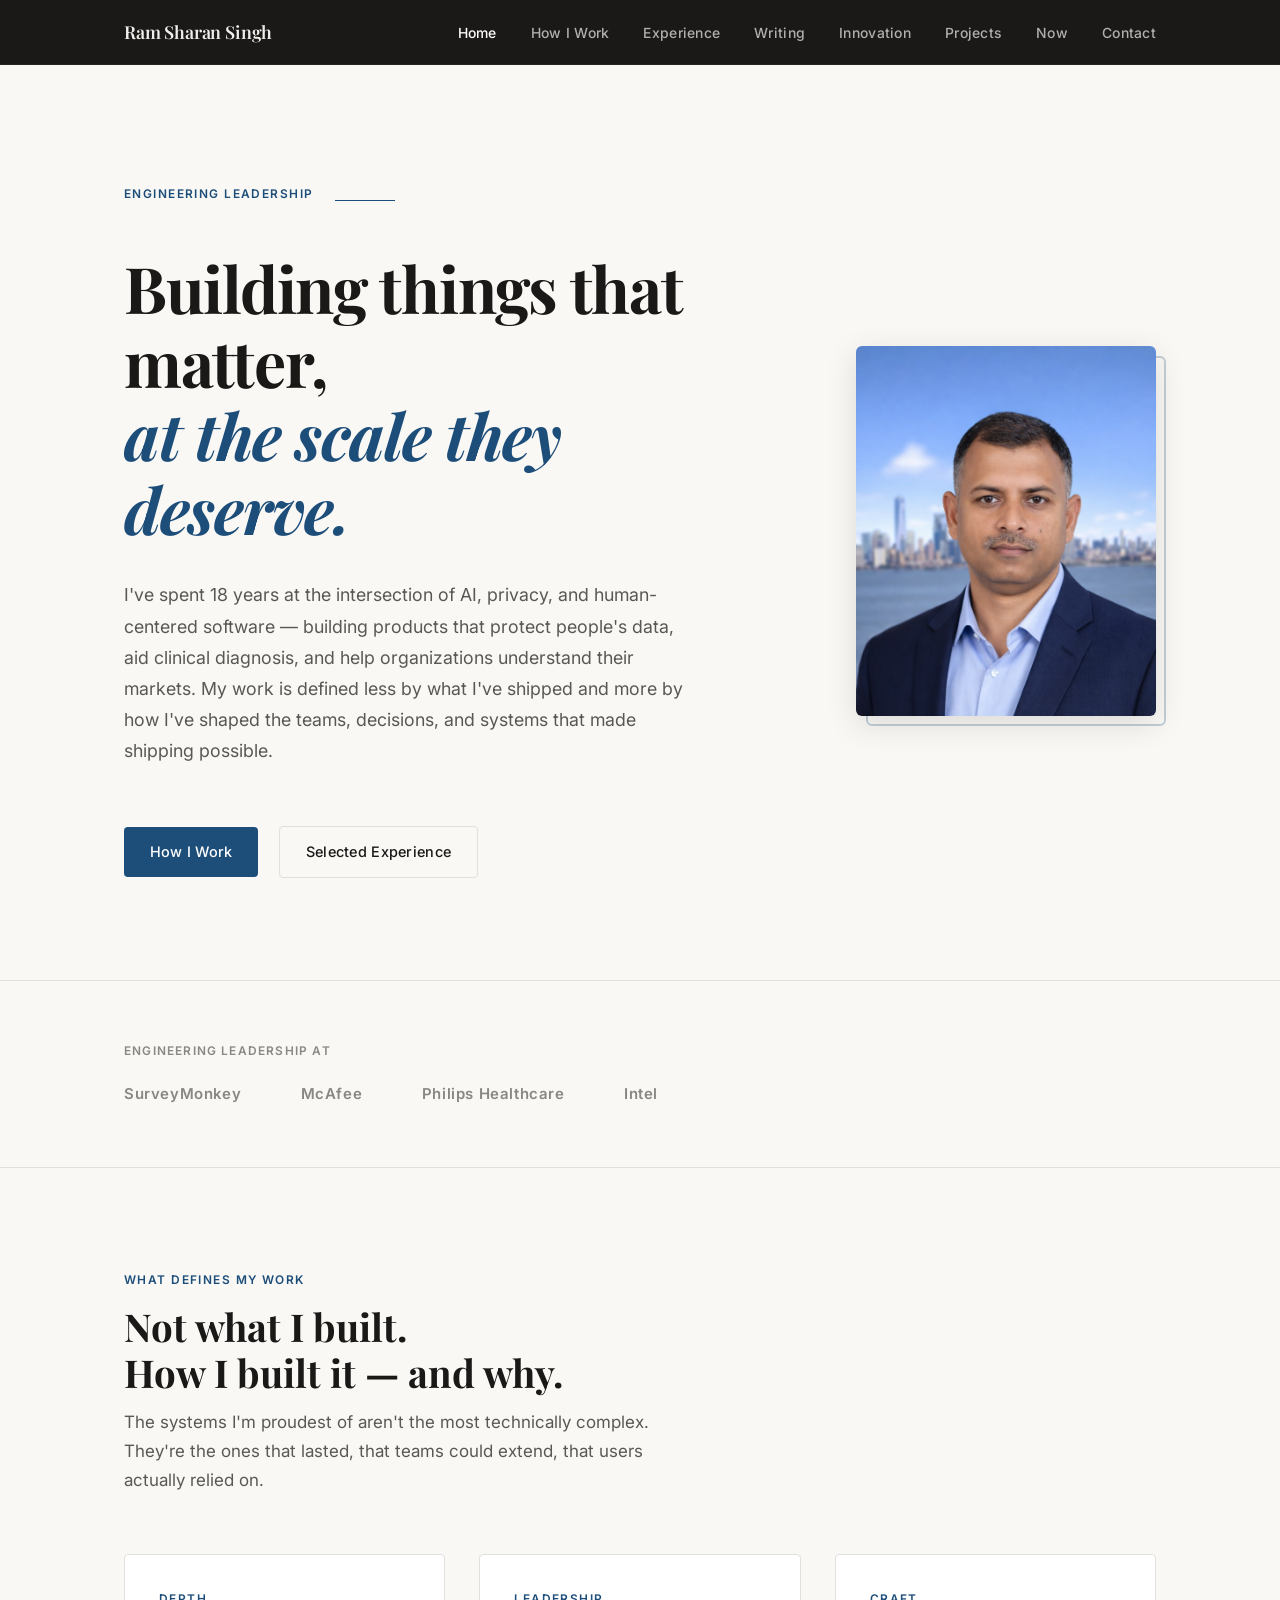
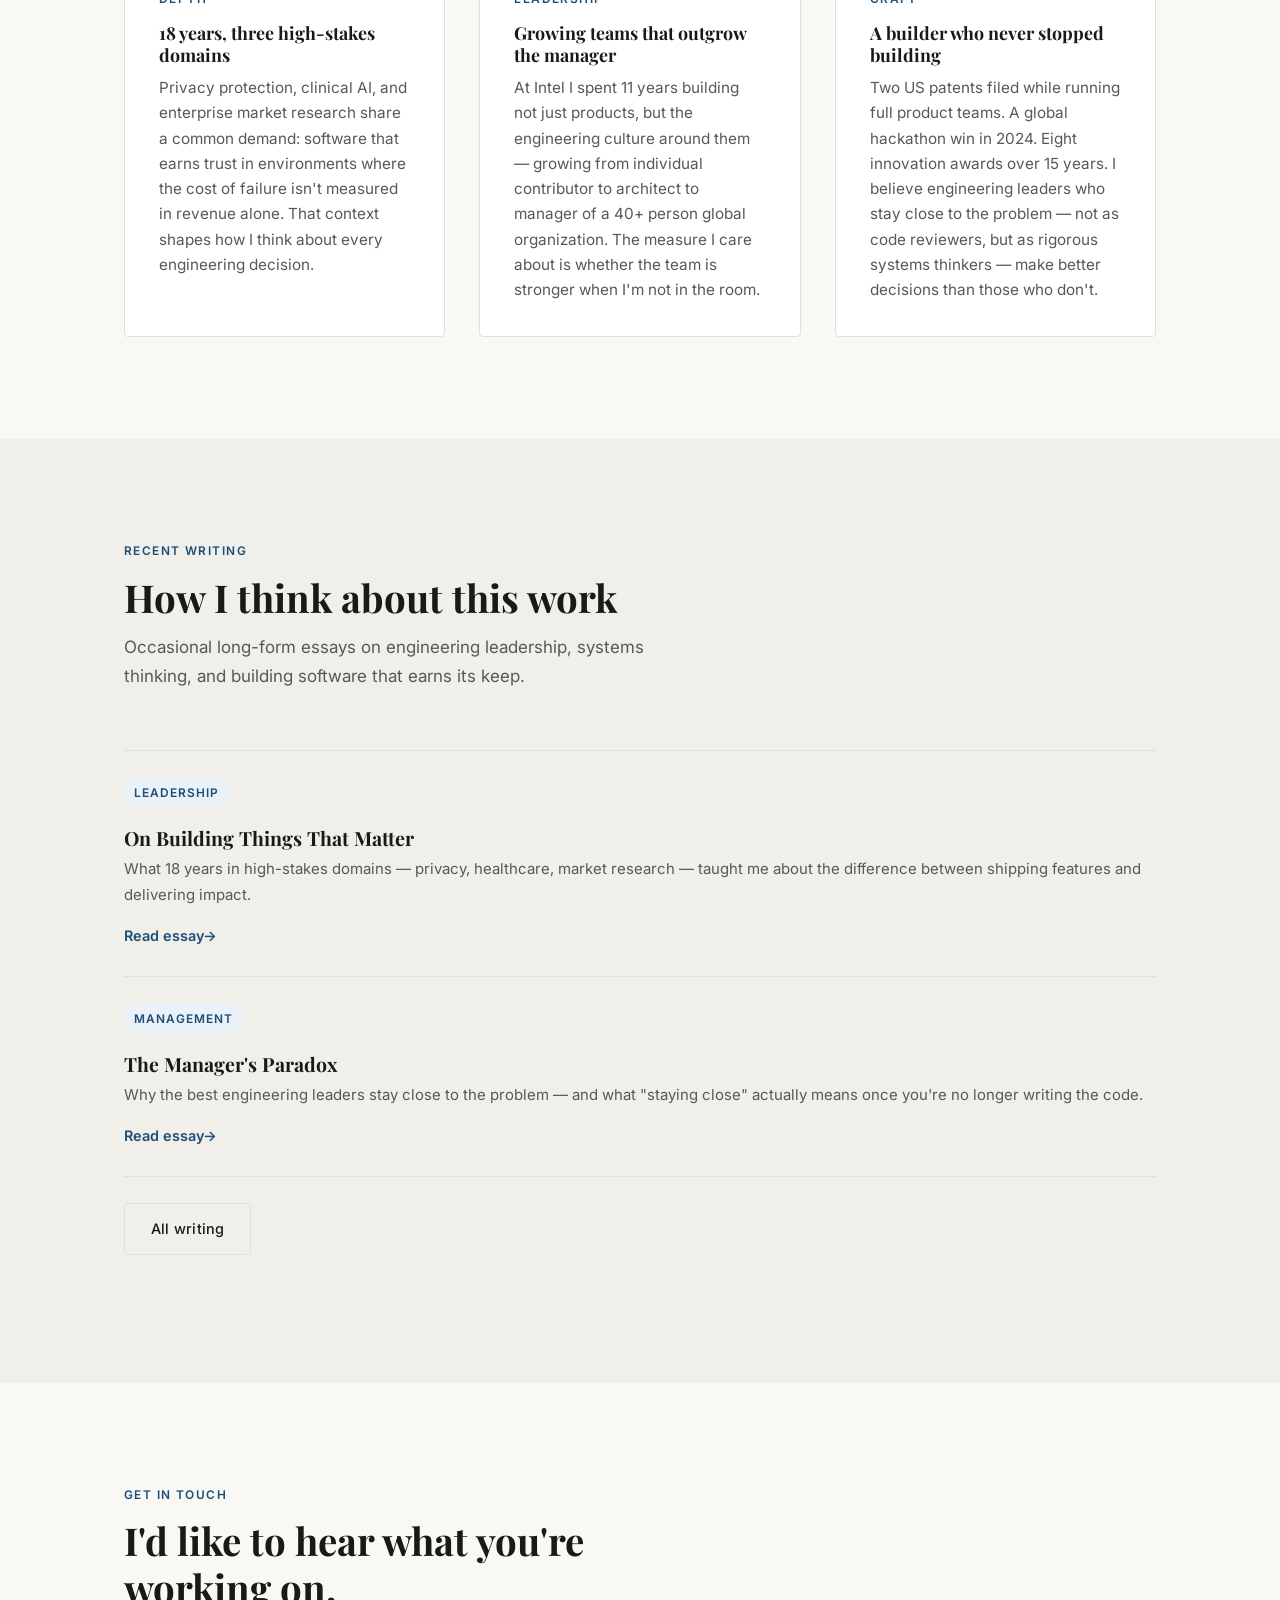
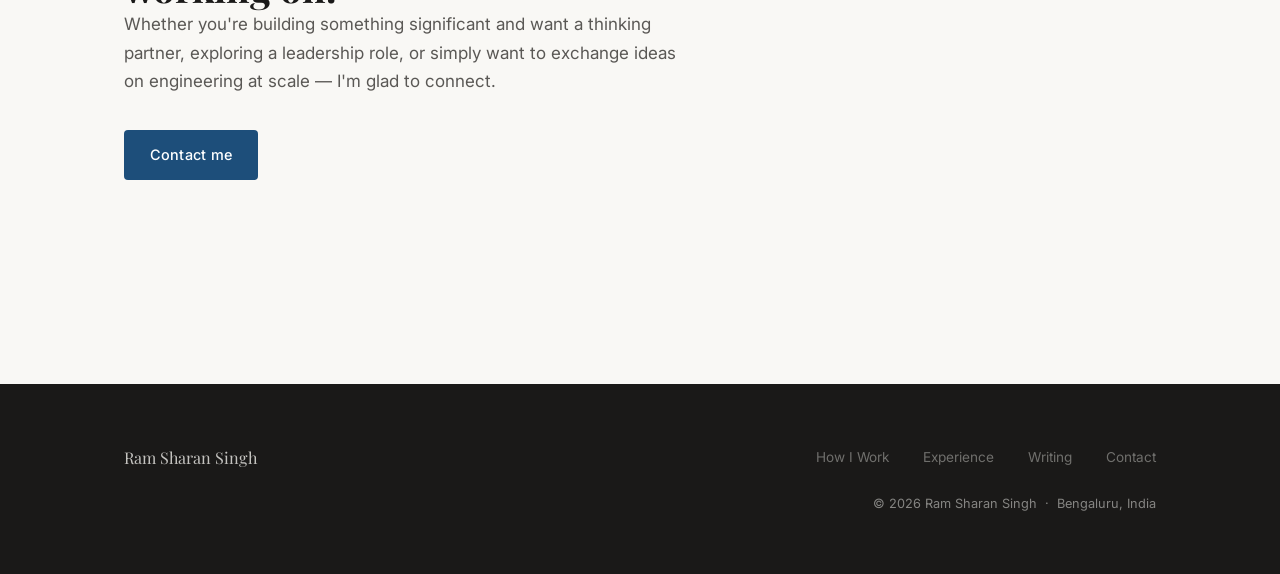
<file: index.html>
<!DOCTYPE html>
<html lang="en">
<head>
  <meta charset="UTF-8" />
  <meta name="viewport" content="width=device-width, initial-scale=1.0" />

  <title>Ram Sharan Singh — Senior Engineering Leader | AI, Privacy &amp; Scale</title>
  <meta name="description" content="Ram Sharan Singh is a senior engineering leader with 18 years building AI-powered products in privacy, healthcare, and market research at SurveyMonkey, McAfee, Philips, and Intel. Based in Bengaluru, India." />
  <meta name="keywords" content="Ram Sharan Singh, engineering leader, AI, privacy, SurveyMonkey, McAfee, Philips Healthcare, Intel, Bengaluru, India, senior engineering manager" />
  <meta name="author" content="Ram Sharan Singh" />
  <meta name="robots" content="index, follow" />

  <!-- Open Graph -->
  <meta property="og:type" content="website" />
  <meta property="og:url" content="https://ramsharans.com/" />
  <meta property="og:site_name" content="Ram Sharan Singh" />
  <meta property="og:title" content="Ram Sharan Singh — Senior Engineering Leader" />
  <meta property="og:description" content="18 years building what matters — AI, privacy, healthcare, and market research at SurveyMonkey, McAfee, Philips, and Intel." />
  <meta property="og:image" content="https://ramsharans.com/images/photo.png" />
  <meta property="og:image:width" content="420" />
  <meta property="og:image:height" content="520" />
  <meta property="og:image:alt" content="Ram Sharan Singh — Senior Engineering Leader" />
  <meta property="og:locale" content="en_IN" />

  <!-- Canonical -->
  <link rel="canonical" href="https://ramsharans.com/" />

  <!-- JSON-LD: Person schema -->
  <script type="application/ld+json">
  {
    "@context": "https://schema.org",
    "@type": "Person",
    "name": "Ram Sharan Singh",
    "jobTitle": "Senior Engineering Manager",
    "description": "Engineering leader with 18 years of experience building AI-powered products in privacy, healthcare, and market research at SurveyMonkey, McAfee, Philips Healthcare, and Intel.",
    "url": "https://ramsharans.com",
    "image": "https://ramsharans.com/images/photo.png",
    "sameAs": [
      "https://www.linkedin.com/in/ramsharans",
      "https://github.com/ramsharans"
    ],
    "worksFor": {
      "@type": "Organization",
      "name": "SurveyMonkey",
      "url": "https://www.surveymonkey.com"
    },
    "address": {
      "@type": "PostalAddress",
      "addressLocality": "Bengaluru",
      "addressRegion": "Karnataka",
      "addressCountry": "IN"
    },
    "alumniOf": [
      { "@type": "Organization", "name": "McAfee" },
      { "@type": "Organization", "name": "Philips Healthcare" },
      { "@type": "Organization", "name": "Intel" }
    ],
    "knowsAbout": [
      "Engineering Leadership",
      "Artificial Intelligence",
      "Privacy Technology",
      "Cloud Architecture",
      "Healthcare Technology",
      "Market Research Technology",
      "Software Engineering Management",
      "Distributed Systems"
    ],
    "hasCredential": [
      {
        "@type": "EducationalOccupationalCredential",
        "name": "Master of Computer Applications",
        "credentialCategory": "degree"
      },
      {
        "@type": "EducationalOccupationalCredential",
        "name": "The Leadership Consortium Certificate",
        "credentialCategory": "certificate"
      }
    ]
  }
  </script>

  <!-- JSON-LD: WebSite schema -->
  <script type="application/ld+json">
  {
    "@context": "https://schema.org",
    "@type": "WebSite",
    "name": "Ram Sharan Singh",
    "url": "https://ramsharans.com",
    "description": "Personal website of Ram Sharan Singh, senior engineering leader specialising in AI, privacy, and scalable software systems.",
    "author": {
      "@type": "Person",
      "name": "Ram Sharan Singh"
    }
  }
  </script>

  <!-- Favicon -->
  <link rel="icon" type="image/svg+xml" href="images/favicon.svg" />
  <!-- Theme colour for mobile browsers -->
  <meta name="theme-color" content="#1D4E7A" />

  <link rel="stylesheet" href="css/main.css" />

  <!-- Google Analytics -->
  <script async src="https://www.googletagmanager.com/gtag/js?id=G-N9EWBCT1ZE"></script>
  <script>
    window.dataLayer = window.dataLayer || [];
    function gtag(){dataLayer.push(arguments);}
    gtag('js', new Date());
    gtag('config', 'G-N9EWBCT1ZE');
  </script>
</head>
<body>

  <!-- ============================================================
       NAVIGATION — same across all pages
       ============================================================ -->
  <nav class="nav" role="navigation" aria-label="Main navigation">
    <div class="nav-inner">
      <a href="index.html" class="nav-brand">Ram Sharan Singh</a>
      <button class="nav-toggle" aria-label="Toggle menu" aria-expanded="false">
        <span></span><span></span><span></span>
      </button>
      <ul class="nav-links" role="list">
        <li><a href="index.html">Home</a></li>
        <li><a href="how-i-work.html">How I Work</a></li>
        <li><a href="experience.html">Experience</a></li>
        <li><a href="writing.html">Writing</a></li>
        <li><a href="innovation.html">Innovation</a></li>
        <li><a href="projects.html">Projects</a></li>
        <li><a href="now.html">Now</a></li>
        <li><a href="contact.html">Contact</a></li>
      </ul>
    </div>
  </nav>

  <main>

    <!-- ============================================================
         HERO
         Customize: headline, summary paragraph, CTA links
         Photo: replace images/photo.png with your own image file
         ============================================================ -->
    <section class="hero section">
      <div class="container">
        <div class="hero-layout">

          <!-- Left: text content -->
          <div class="hero-content">
            <div class="hero-eyebrow">
              <span class="eyebrow">Engineering Leadership</span>
            </div>

            <h1>
              Building things that matter,<br>
              <em>at the scale they deserve.</em>
            </h1>

            <p class="hero-summary">
              I've spent 18 years at the intersection of AI, privacy, and human-centered
              software — building products that protect people's data, aid clinical diagnosis,
              and help organizations understand their markets. My work is defined less by
              what I've shipped and more by how I've shaped the teams, decisions, and systems
              that made shipping possible.
            </p>

            <div class="hero-ctas">
              <a href="how-i-work.html" class="btn btn-primary">How I Work</a>
              <a href="experience.html" class="btn btn-secondary">Selected Experience</a>
            </div>
          </div>

          <!-- Right: portrait photo -->
          <div class="hero-photo-wrap">
            <div class="hero-photo-frame">
              <img
                src="images/photo.png"
                alt="Ram Sharan Singh — Senior Engineering Leader"
                class="hero-photo"
                width="420"
                height="520"
                loading="eager"
              />
            </div>
          </div>

        </div>
      </div>
    </section>

    <!-- ============================================================
         CREDIBILITY BAR
         Customize: company names / tenure
         ============================================================ -->
    <section class="credibility">
      <div class="container">
        <p class="credibility-label">Engineering leadership at</p>
        <div class="credibility-logos">
          <span>SurveyMonkey</span>
          <span>McAfee</span>
          <span>Philips Healthcare</span>
          <span>Intel</span>
        </div>
      </div>
    </section>

    <!-- ============================================================
         POSITIONING HIGHLIGHTS — three signal cards
         ============================================================ -->
    <section class="section">
      <div class="container">

        <div class="section-header">
          <span class="eyebrow">What defines my work</span>
          <h2>Not what I built.<br>How I built it — and why.</h2>
          <p>
            The systems I'm proudest of aren't the most technically complex.
            They're the ones that lasted, that teams could extend, that users actually relied on.
          </p>
        </div>

        <div class="highlights">

          <div class="highlight-card">
            <span class="eyebrow">Depth</span>
            <h3>18 years, three high-stakes domains</h3>
            <p>
              Privacy protection, clinical AI, and enterprise market research share a common
              demand: software that earns trust in environments where the cost of failure
              isn't measured in revenue alone. That context shapes how I think about every
              engineering decision.
            </p>
          </div>

          <div class="highlight-card">
            <span class="eyebrow">Leadership</span>
            <h3>Growing teams that outgrow the manager</h3>
            <p>
              At Intel I spent 11 years building not just products, but the engineering culture
              around them — growing from individual contributor to architect to manager of
              a 40+ person global organization. The measure I care about is whether the team
              is stronger when I'm not in the room.
            </p>
          </div>

          <div class="highlight-card">
            <span class="eyebrow">Craft</span>
            <h3>A builder who never stopped building</h3>
            <p>
              Two US patents filed while running full product teams. A global hackathon win
              in 2024. Eight innovation awards over 15 years. I believe engineering leaders
              who stay close to the problem — not as code reviewers, but as rigorous systems
              thinkers — make better decisions than those who don't.
            </p>
          </div>

        </div>

      </div>
    </section>

    <!-- ============================================================
         WRITING TEASER
         ============================================================ -->
    <section class="section section-alt">
      <div class="container">

        <div class="section-header">
          <span class="eyebrow">Recent Writing</span>
          <h2>How I think about this work</h2>
          <p>
            Occasional long-form essays on engineering leadership, systems thinking,
            and building software that earns its keep.
          </p>
        </div>

        <div style="display:flex; flex-direction:column; gap:1px;">

          <div style="padding: 1.5rem 0; border-top: 1px solid var(--border);">
            <span class="writing-tag">Leadership</span>
            <h3 style="font-size:1.15rem; margin: 0.4rem 0 0.4rem;">
              <a href="writing/on-building-things-that-matter.html" style="color:var(--text-primary); transition:color 200ms ease;">
                On Building Things That Matter
              </a>
            </h3>
            <p style="font-size:0.88rem; color:var(--text-secondary); margin-bottom:0.75rem;">
              What 18 years in high-stakes domains — privacy, healthcare, market research —
              taught me about the difference between shipping features and delivering impact.
            </p>
            <a href="writing/on-building-things-that-matter.html" class="btn-ghost">Read essay</a>
          </div>

          <div style="padding: 1.5rem 0; border-top: 1px solid var(--border);">
            <span class="writing-tag">Management</span>
            <h3 style="font-size:1.15rem; margin: 0.4rem 0 0.4rem;">
              <a href="writing/the-managers-paradox.html" style="color:var(--text-primary); transition:color 200ms ease;">
                The Manager's Paradox
              </a>
            </h3>
            <p style="font-size:0.88rem; color:var(--text-secondary); margin-bottom:0.75rem;">
              Why the best engineering leaders stay close to the problem —
              and what "staying close" actually means once you're no longer writing the code.
            </p>
            <a href="writing/the-managers-paradox.html" class="btn-ghost">Read essay</a>
          </div>

          <div style="padding: 1.5rem 0; border-top: 1px solid var(--border);">
            <a href="writing.html" class="btn btn-secondary" style="display:inline-flex;">
              All writing
            </a>
          </div>

        </div>

      </div>
    </section>

    <!-- ============================================================
         CONTACT CTA
         ============================================================ -->
    <section class="section">
      <div class="container">
        <div style="max-width:560px;">
          <span class="eyebrow">Get in touch</span>
          <h2>I'd like to hear what you're working on.</h2>
          <p style="color:var(--text-secondary); margin-bottom:var(--space-lg);">
            Whether you're building something significant and want a thinking partner,
            exploring a leadership role, or simply want to exchange ideas on engineering
            at scale — I'm glad to connect.
          </p>
          <a href="contact.html" class="btn btn-primary">Contact me</a>
        </div>
      </div>
    </section>

  </main>

  <!-- ============================================================
       FOOTER — same across all pages
       ============================================================ -->
  <footer class="footer" role="contentinfo">
    <div class="footer-inner">
      <span class="footer-brand">Ram Sharan Singh</span>
      <nav class="footer-links" aria-label="Footer navigation">
        <a href="how-i-work.html">How I Work</a>
        <a href="experience.html">Experience</a>
        <a href="writing.html">Writing</a>
        <a href="contact.html">Contact</a>
      </nav>
      <p class="footer-copy">
        <!-- Customize: update year automatically or manually -->
        &copy; 2026 Ram Sharan Singh &nbsp;·&nbsp; Bengaluru, India
      </p>
    </div>
  </footer>

  <script src="js/nav.js"></script>
</body>
</html>
</file>
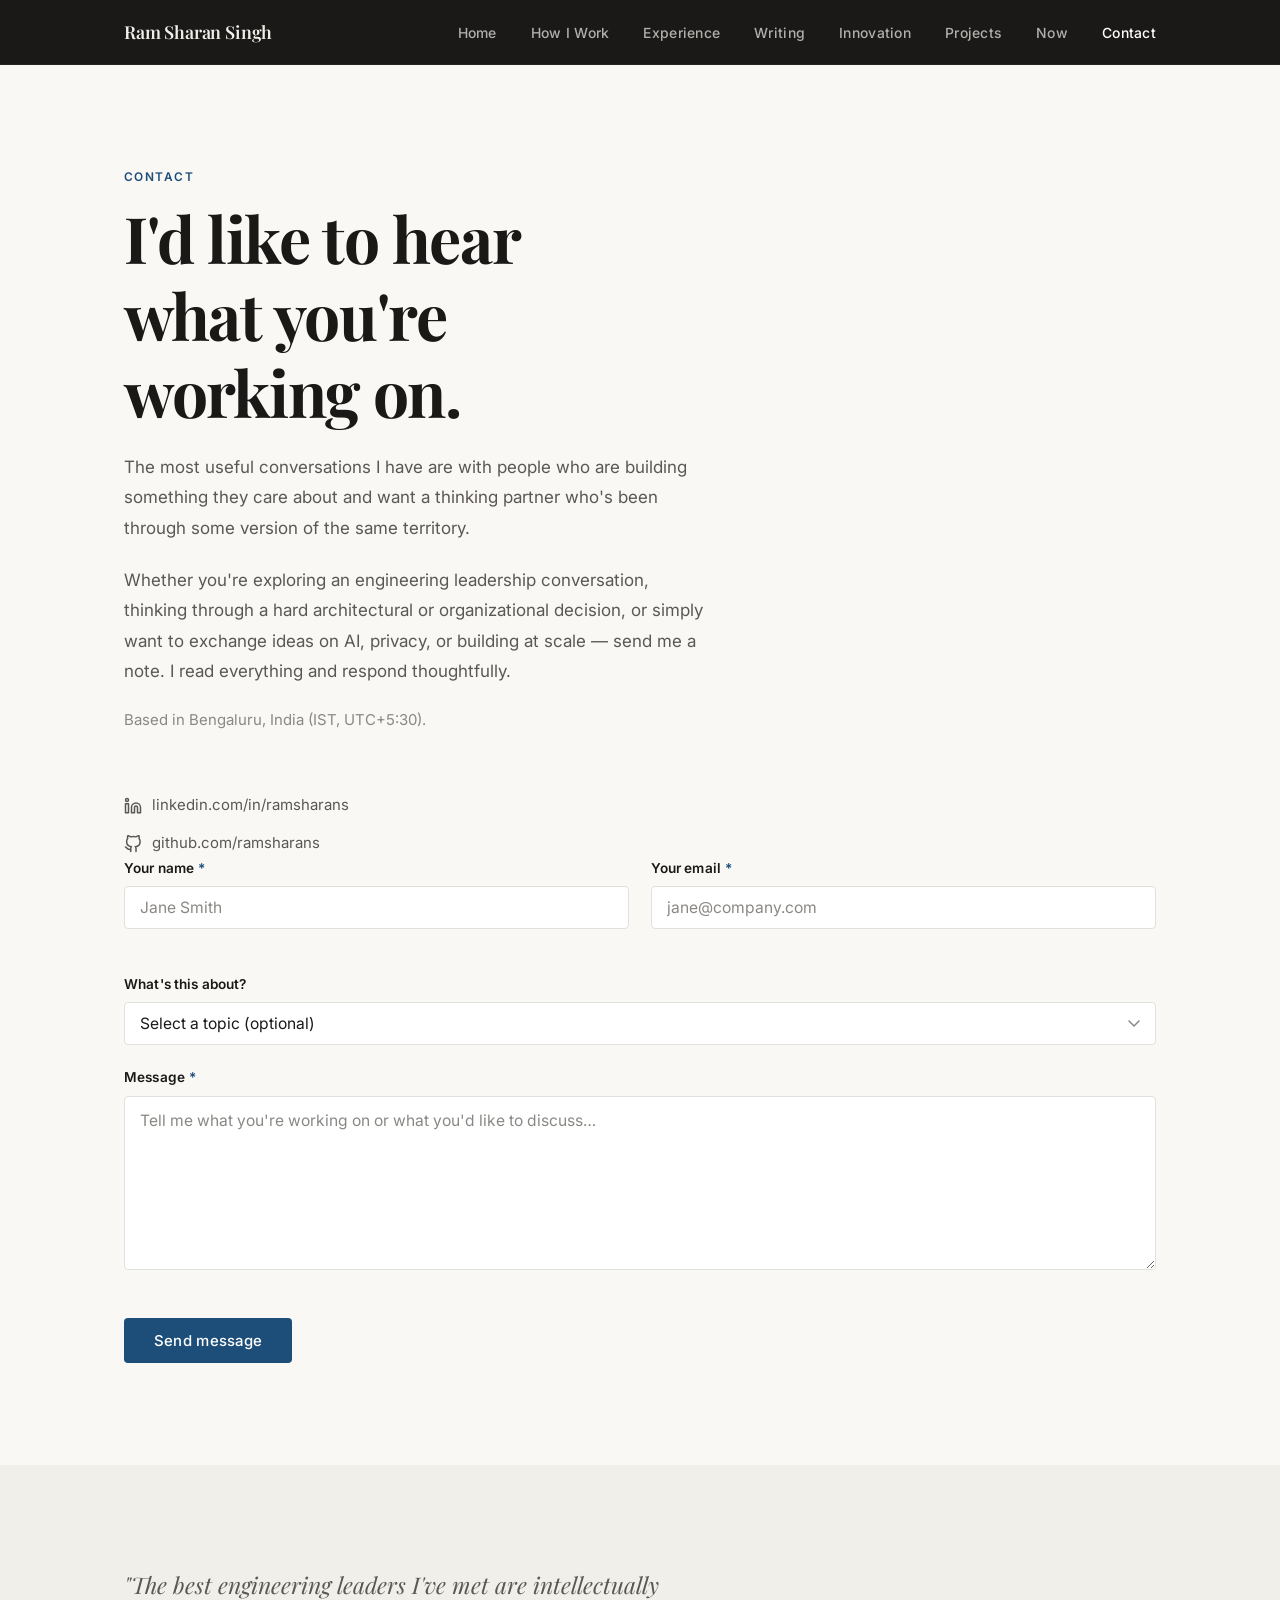
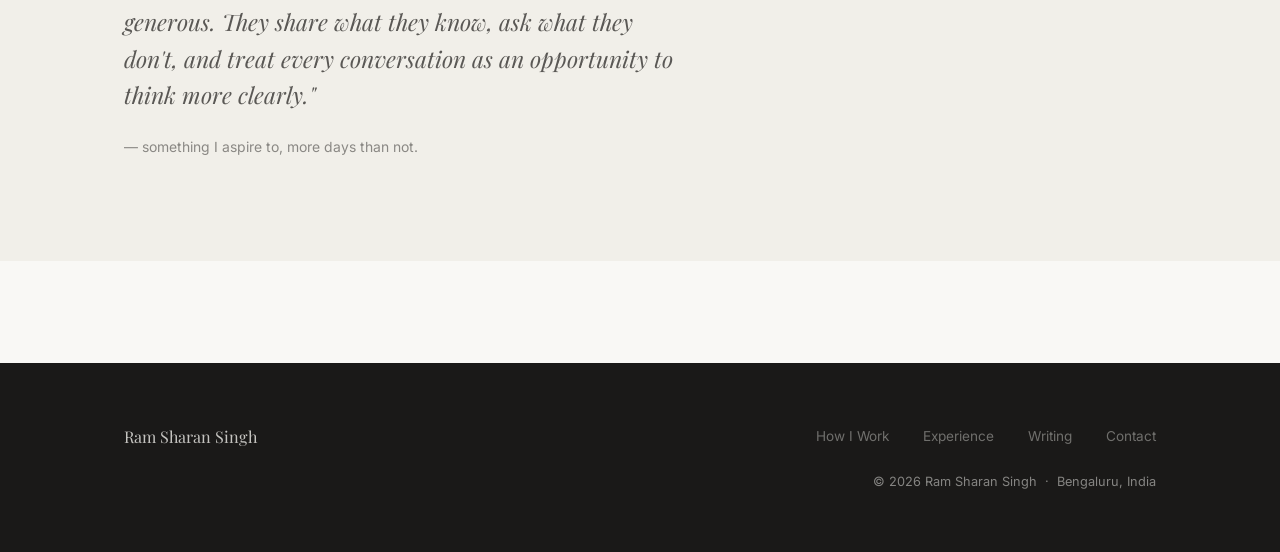
<file: contact.html>
<!DOCTYPE html>
<html lang="en">
<head>
  <meta charset="UTF-8" />
  <meta name="viewport" content="width=device-width, initial-scale=1.0" />
  <title>Contact — Ram Sharan Singh | Engineering Leader, Bengaluru</title>
  <meta name="description" content="Get in touch with Ram Sharan Singh — senior engineering leader with 18 years in AI, privacy, and healthcare technology. Open to leadership conversations, advisory work, and speaking." />
  <meta name="author" content="Ram Sharan Singh" />
  <meta name="robots" content="index, follow" />
  <meta name="keywords" content="contact Ram Sharan Singh, engineering leader Bengaluru, hire engineering leader India, VP engineering contact" />

  <!-- Open Graph -->
  <meta property="og:type" content="website" />
  <meta property="og:url" content="https://ramsharans.com/contact.html" />
  <meta property="og:site_name" content="Ram Sharan Singh" />
  <meta property="og:title" content="Contact — Ram Sharan Singh" />
  <meta property="og:description" content="Get in touch — senior engineering leader open to leadership conversations, advisory work, and speaking opportunities." />
  <meta property="og:image" content="https://ramsharans.com/images/photo.png" />
  <meta property="og:image:alt" content="Ram Sharan Singh — Senior Engineering Leader" />

  <link rel="canonical" href="https://ramsharans.com/contact.html" />
  <!-- Favicon -->
  <link rel="icon" type="image/svg+xml" href="images/favicon.svg" />
  <!-- Theme colour for mobile browsers -->
  <meta name="theme-color" content="#1D4E7A" />

  <link rel="stylesheet" href="css/main.css" />

  <!-- Google Analytics -->
  <script async src="https://www.googletagmanager.com/gtag/js?id=G-N9EWBCT1ZE"></script>
  <script>
    window.dataLayer = window.dataLayer || [];
    function gtag(){dataLayer.push(arguments);}
    gtag('js', new Date());
    gtag('config', 'G-N9EWBCT1ZE');
  </script>
</head>
<body>

  <nav class="nav" role="navigation" aria-label="Main navigation">
    <div class="nav-inner">
      <a href="index.html" class="nav-brand">Ram Sharan Singh</a>
      <button class="nav-toggle" aria-label="Toggle menu" aria-expanded="false">
        <span></span><span></span><span></span>
      </button>
      <ul class="nav-links" role="list">
        <li><a href="index.html">Home</a></li>
        <li><a href="how-i-work.html">How I Work</a></li>
        <li><a href="experience.html">Experience</a></li>
        <li><a href="writing.html">Writing</a></li>
        <li><a href="innovation.html">Innovation</a></li>
        <li><a href="projects.html">Projects</a></li>
        <li><a href="now.html">Now</a></li>
        <li><a href="contact.html">Contact</a></li>
      </ul>
    </div>
  </nav>

  <main>

    <section class="section">
      <div class="container">

        <div class="contact-grid">

          <!-- ── Left column: intro ── -->
          <div class="contact-body">
            <span class="eyebrow">Contact</span>
            <h1 style="max-width:480px; letter-spacing:-0.02em; line-height:1.2; margin-bottom:1.25rem;">
              I'd like to hear what you're working on.
            </h1>
            <p style="font-size:1rem; color:var(--text-secondary); line-height:1.8; margin-bottom:1.25rem;">
              The most useful conversations I have are with people who are building
              something they care about and want a thinking partner who's been through
              some version of the same territory.
            </p>
            <p style="font-size:1rem; color:var(--text-secondary); line-height:1.8; margin-bottom:1.25rem;">
              Whether you're exploring an engineering leadership conversation, thinking
              through a hard architectural or organizational decision, or simply want
              to exchange ideas on AI, privacy, or building at scale — send me a note.
              I read everything and respond thoughtfully.
            </p>
            <p style="font-size:0.88rem; color:var(--text-muted); line-height:1.7;">
              Based in Bengaluru, India (IST, UTC+5:30).
            </p>

            <!-- Social links -->
            <div style="margin-top: var(--space-xl); display:flex; flex-direction:column; gap:0.75rem;">

              <a href="https://linkedin.com/in/ramsharans"
                 target="_blank" rel="noopener noreferrer"
                 class="contact-social-link">
                <svg width="18" height="18" viewBox="0 0 24 24" fill="none" stroke="currentColor" stroke-width="2" stroke-linecap="round" stroke-linejoin="round">
                  <path d="M16 8a6 6 0 0 1 6 6v7h-4v-7a2 2 0 0 0-2-2 2 2 0 0 0-2 2v7h-4v-7a6 6 0 0 1 6-6z"/>
                  <rect x="2" y="9" width="4" height="12"/><circle cx="4" cy="4" r="2"/>
                </svg>
                linkedin.com/in/ramsharans
              </a>

              <a href="https://github.com/ramsharans"
                 target="_blank" rel="noopener noreferrer"
                 class="contact-social-link">
                <svg width="18" height="18" viewBox="0 0 24 24" fill="none" stroke="currentColor" stroke-width="2" stroke-linecap="round" stroke-linejoin="round">
                  <path d="M9 19c-5 1.5-5-2.5-7-3m14 6v-3.87a3.37 3.37 0 0 0-.94-2.61c3.14-.35 6.44-1.54 6.44-7A5.44 5.44 0 0 0 20 4.77 5.07 5.07 0 0 0 19.91 1S18.73.65 16 2.48a13.38 13.38 0 0 0-7 0C6.27.65 5.09 1 5.09 1A5.07 5.07 0 0 0 5 4.77a5.44 5.44 0 0 0-1.5 3.78c0 5.42 3.3 6.61 6.44 7A3.37 3.37 0 0 0 9 18.13V22"/>
                </svg>
                github.com/ramsharans
              </a>

            </div>
          </div>

          <!-- ── Right column: contact form ── -->
          <div>

            <!-- ============================================================
                 WEB3FORMS CONTACT FORM
                 Customize: replace YOUR_ACCESS_KEY_HERE with your key from
                 https://web3forms.com — enter your email, get the key,
                 paste it below. That's all that's needed.
                 ============================================================ -->
            <form
              id="contact-form"
              class="contact-form"
              novalidate
            >
              <!-- Web3Forms access key — REPLACE with your real key -->
              <input type="hidden" name="access_key" value="0e2d17f0-85d2-4274-ad78-2c7fea5cc402" />

              <!-- Honeypot spam trap — keep this hidden -->
              <input type="checkbox" name="botcheck" style="display:none;" tabindex="-1" autocomplete="off" />

              <!-- Custom subject prefix in your inbox -->
              <input type="hidden" name="subject" value="New message from ramsharans.com" />

              <!-- From name label in your inbox -->
              <input type="hidden" name="from_name" value="Website Contact Form" />

              <!-- Form fields -->
              <div class="form-row">
                <div class="form-group">
                  <label for="name" class="form-label">Your name <span class="form-required">*</span></label>
                  <input
                    type="text"
                    id="name"
                    name="name"
                    class="form-input"
                    placeholder="Jane Smith"
                    required
                    autocomplete="name"
                  />
                  <span class="form-error" id="name-error"></span>
                </div>

                <div class="form-group">
                  <label for="email" class="form-label">Your email <span class="form-required">*</span></label>
                  <input
                    type="email"
                    id="email"
                    name="email"
                    class="form-input"
                    placeholder="jane@company.com"
                    required
                    autocomplete="email"
                  />
                  <span class="form-error" id="email-error"></span>
                </div>
              </div>

              <div class="form-group">
                <label for="context" class="form-label">What's this about?</label>
                <select id="context" name="context" class="form-input form-select">
                  <option value="" disabled selected>Select a topic (optional)</option>
                  <option value="Engineering leadership conversation">Engineering leadership conversation</option>
                  <option value="Advisory / consulting">Advisory / consulting</option>
                  <option value="Speaking opportunity">Speaking opportunity</option>
                  <option value="Technical discussion">Technical discussion</option>
                  <option value="Other">Other</option>
                </select>
              </div>

              <div class="form-group">
                <label for="message" class="form-label">Message <span class="form-required">*</span></label>
                <textarea
                  id="message"
                  name="message"
                  class="form-input form-textarea"
                  placeholder="Tell me what you're working on or what you'd like to discuss…"
                  rows="6"
                  required
                ></textarea>
                <span class="form-error" id="message-error"></span>
              </div>

              <!-- Submit button -->
              <button type="submit" class="btn btn-primary form-submit" id="submit-btn">
                <span id="btn-text">Send message</span>
                <svg id="btn-spinner" width="16" height="16" viewBox="0 0 24 24" fill="none"
                     stroke="currentColor" stroke-width="2.5" stroke-linecap="round"
                     style="display:none; animation: spin 0.8s linear infinite;">
                  <path d="M12 2v4M12 18v4M4.93 4.93l2.83 2.83M16.24 16.24l2.83 2.83M2 12h4M18 12h4M4.93 19.07l2.83-2.83M16.24 7.76l2.83-2.83"/>
                </svg>
              </button>

              <!-- Success message (hidden until submission) -->
              <div id="form-success" class="form-success" style="display:none;" role="alert" aria-live="polite">
                <svg width="20" height="20" viewBox="0 0 24 24" fill="none" stroke="currentColor" stroke-width="2.5" stroke-linecap="round" stroke-linejoin="round">
                  <polyline points="20 6 9 17 4 12"/>
                </svg>
                <div>
                  <strong>Message sent.</strong>
                  <p>Thank you — I'll read your note and reply if there's a useful conversation to be had.</p>
                </div>
              </div>

              <!-- Error message (hidden until needed) -->
              <div id="form-error-msg" class="form-error-banner" style="display:none;" role="alert" aria-live="polite">
                <svg width="18" height="18" viewBox="0 0 24 24" fill="none" stroke="currentColor" stroke-width="2" stroke-linecap="round" stroke-linejoin="round">
                  <circle cx="12" cy="12" r="10"/><line x1="12" y1="8" x2="12" y2="12"/><line x1="12" y1="16" x2="12.01" y2="16"/>
                </svg>
                <span>Something went wrong. Please try again or reach out on LinkedIn.</span>
              </div>

            </form>

          </div>

        </div>
      </div>
    </section>

    <!-- Closing quote -->
    <section class="section section-alt">
      <div class="container">
        <div style="max-width:560px;">
          <p style="font-family:var(--font-serif); font-size:1.35rem; font-style:italic; color:var(--text-secondary); line-height:1.6; margin-bottom:0;">
            "The best engineering leaders I've met are intellectually generous.
            They share what they know, ask what they don't, and treat every conversation
            as an opportunity to think more clearly."
          </p>
          <p style="font-size:0.82rem; color:var(--text-muted); margin-top:var(--space-md); margin-bottom:0;">
            — something I aspire to, more days than not.
          </p>
        </div>
      </div>
    </section>

  </main>

  <footer class="footer" role="contentinfo">
    <div class="footer-inner">
      <span class="footer-brand">Ram Sharan Singh</span>
      <nav class="footer-links" aria-label="Footer navigation">
        <a href="how-i-work.html">How I Work</a>
        <a href="experience.html">Experience</a>
        <a href="writing.html">Writing</a>
        <a href="contact.html">Contact</a>
      </nav>
      <p class="footer-copy">&copy; 2026 Ram Sharan Singh &nbsp;·&nbsp; Bengaluru, India</p>
    </div>
  </footer>

  <script src="js/nav.js"></script>

  <!-- ============================================================
       Web3Forms submission handler
       No changes needed here — it reads the access_key from the form
       ============================================================ -->
  <script>
    (function () {
      var form      = document.getElementById('contact-form');
      var btnText   = document.getElementById('btn-text');
      var btnSpinner= document.getElementById('btn-spinner');
      var submitBtn = document.getElementById('submit-btn');
      var success   = document.getElementById('form-success');
      var errorBanner = document.getElementById('form-error-msg');

      form.addEventListener('submit', async function (e) {
        e.preventDefault();

        /* Basic client-side validation */
        var valid = true;
        ['name', 'email', 'message'].forEach(function (field) {
          var input = document.getElementById(field);
          var error = document.getElementById(field + '-error');
          if (!input.value.trim()) {
            error.textContent = 'This field is required.';
            input.classList.add('input-error');
            valid = false;
          } else if (field === 'email' && !/^[^\s@]+@[^\s@]+\.[^\s@]+$/.test(input.value)) {
            error.textContent = 'Please enter a valid email address.';
            input.classList.add('input-error');
            valid = false;
          } else {
            error.textContent = '';
            input.classList.remove('input-error');
          }
        });

        if (!valid) return;

        /* Loading state */
        btnText.textContent = 'Sending…';
        btnSpinner.style.display = 'inline-block';
        submitBtn.disabled = true;
        success.style.display = 'none';
        errorBanner.style.display = 'none';

        try {
          var data = new FormData(form);
          var response = await fetch('https://api.web3forms.com/submit', {
            method: 'POST',
            body: data
          });
          var json = await response.json();

          if (json.success) {
            /* Show success, hide form fields */
            form.querySelectorAll('.form-group, .form-row, .form-submit').forEach(function (el) {
              el.style.display = 'none';
            });
            success.style.display = 'flex';
          } else {
            throw new Error(json.message || 'Submission failed');
          }
        } catch (err) {
          errorBanner.style.display = 'flex';
          btnText.textContent = 'Send message';
          btnSpinner.style.display = 'none';
          submitBtn.disabled = false;
        }
      });

      /* Clear error state on input */
      ['name', 'email', 'message'].forEach(function (field) {
        var input = document.getElementById(field);
        if (input) {
          input.addEventListener('input', function () {
            document.getElementById(field + '-error').textContent = '';
            input.classList.remove('input-error');
          });
        }
      });
    })();
  </script>

  <style>
    @keyframes spin {
      to { transform: rotate(360deg); }
    }
  </style>

</body>
</html>
</file>
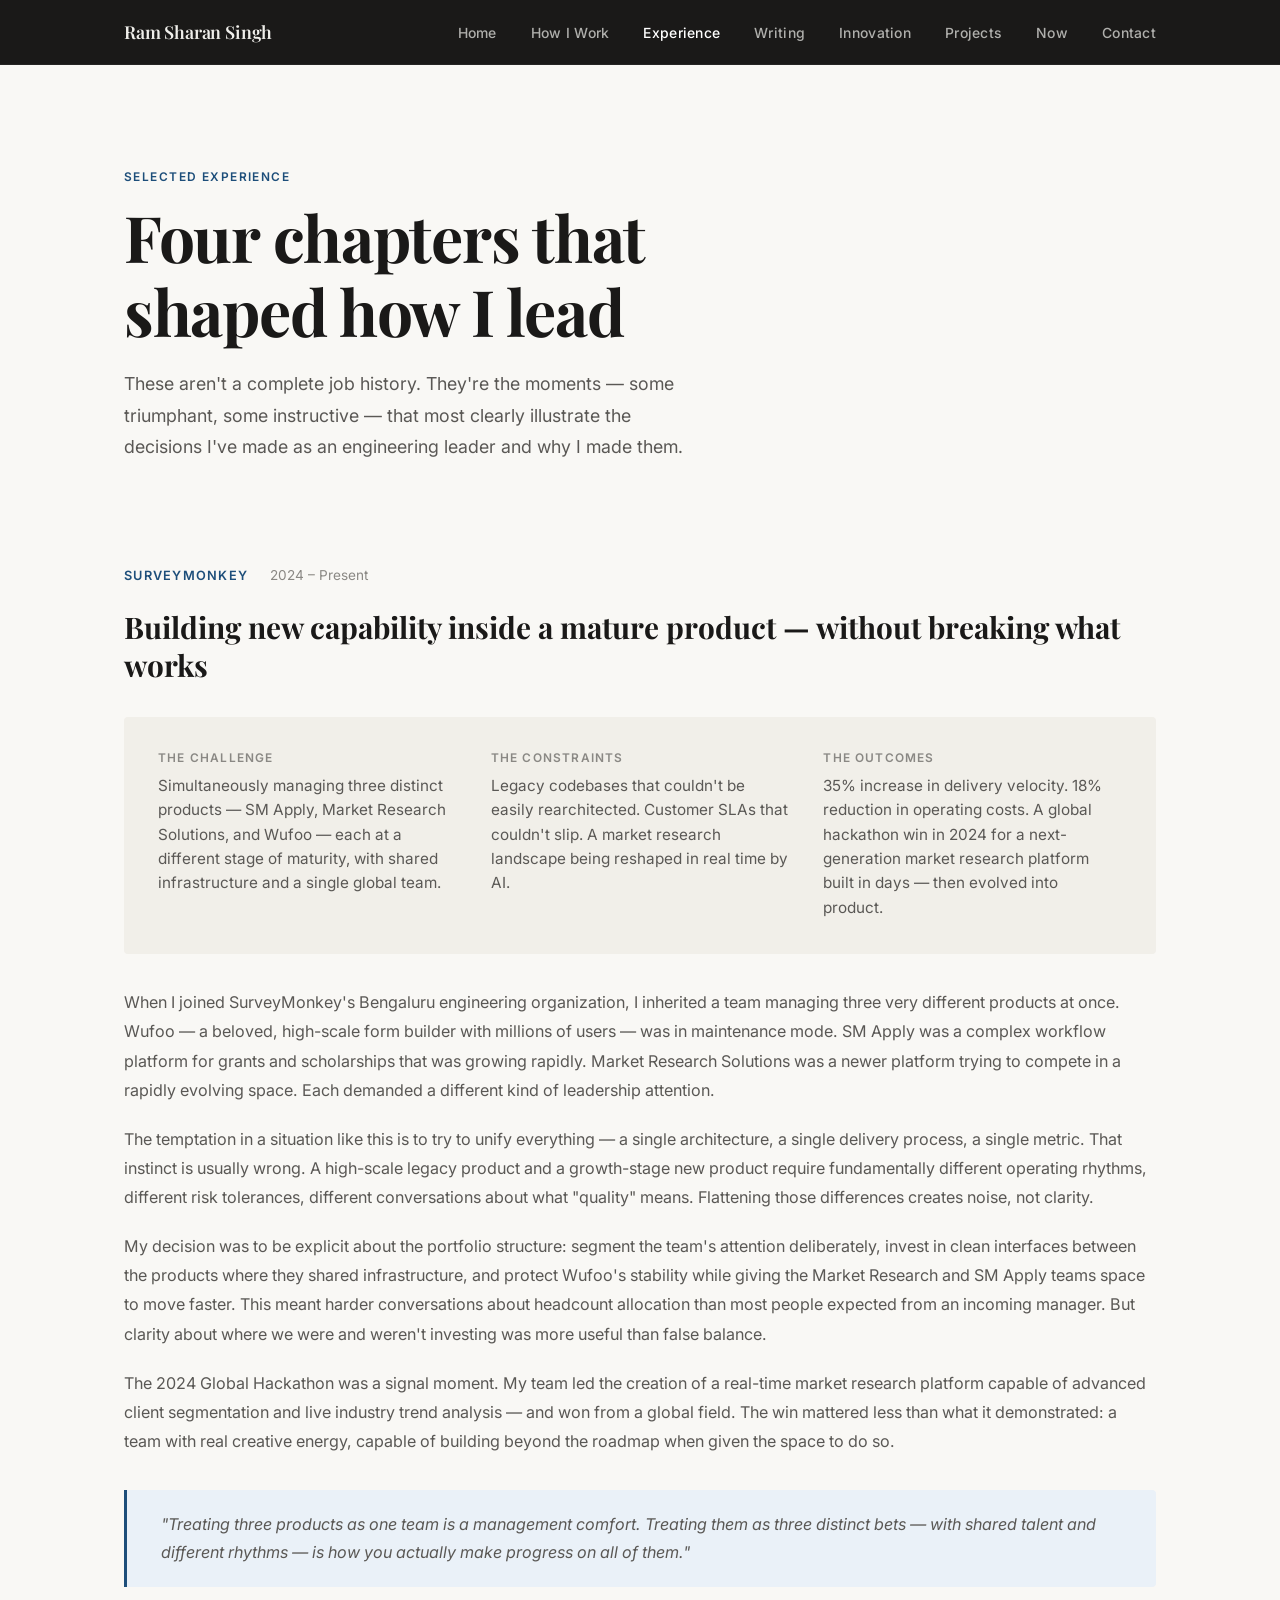
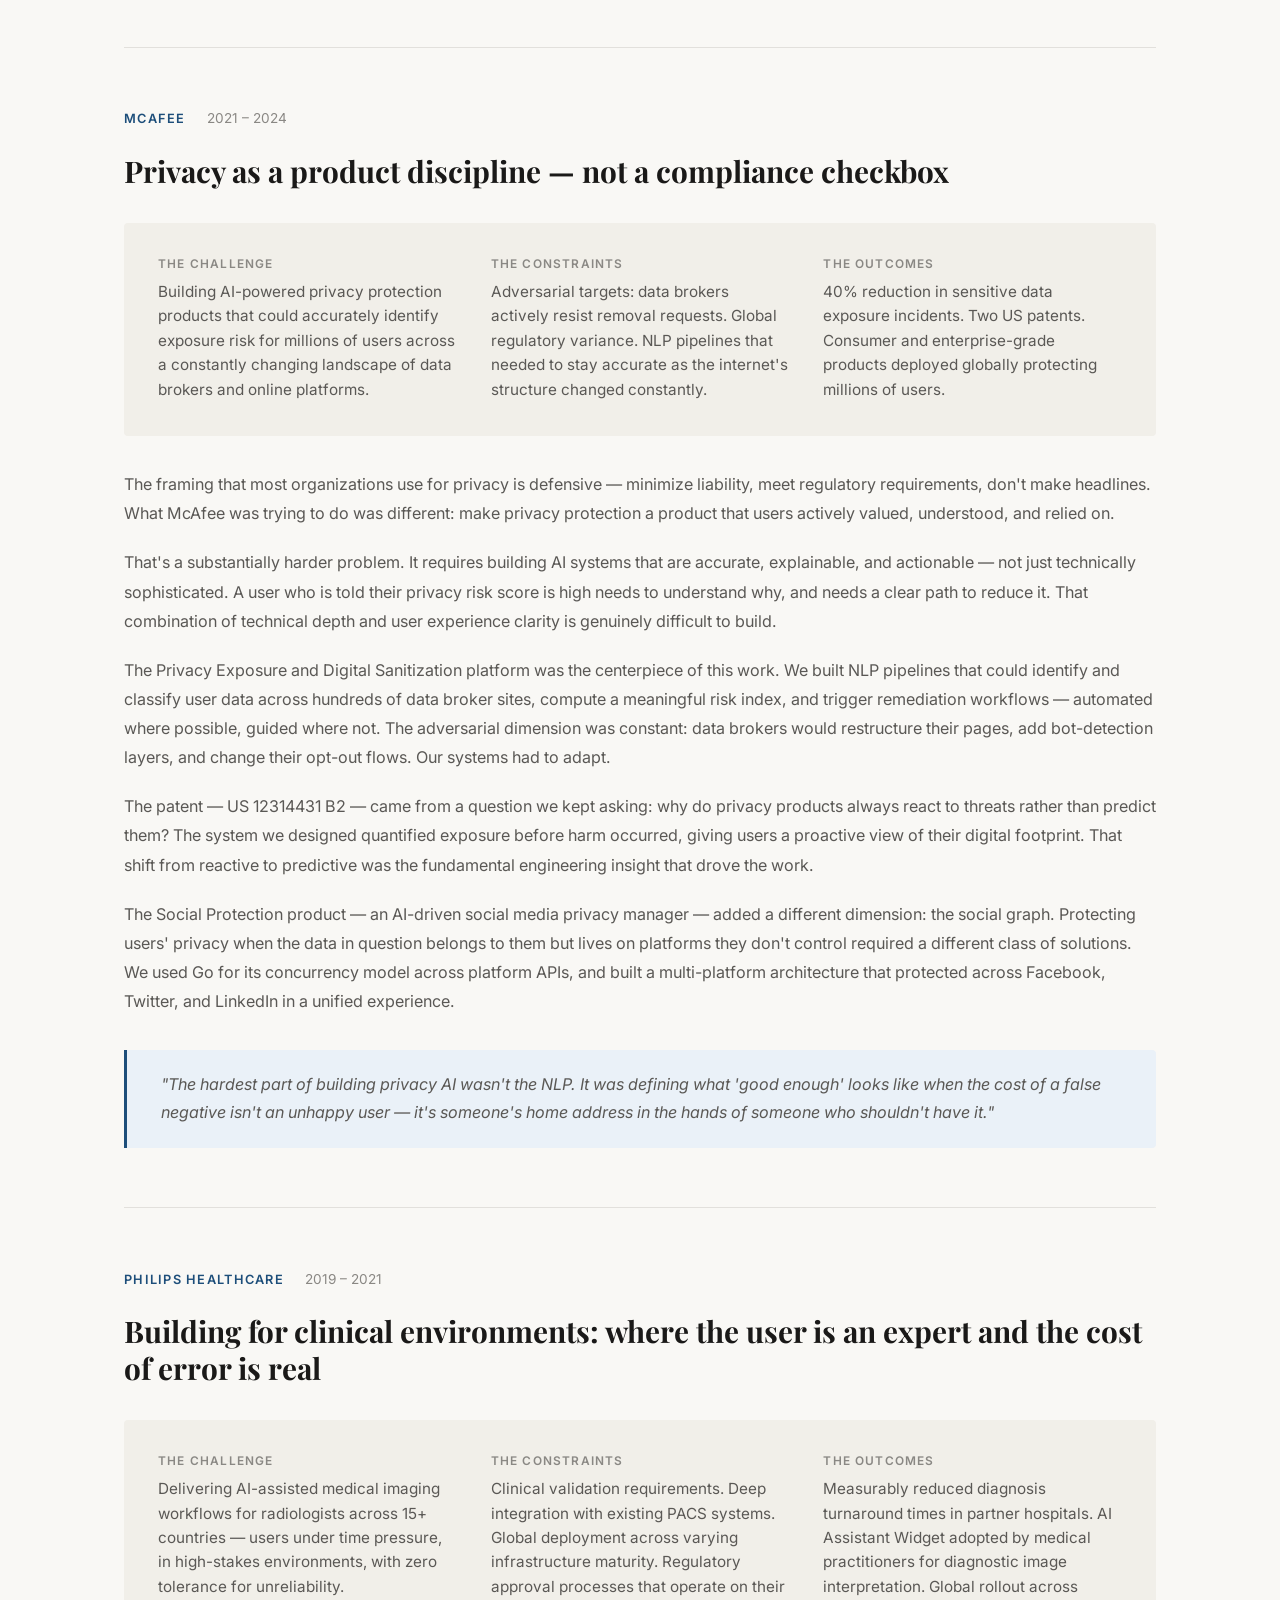
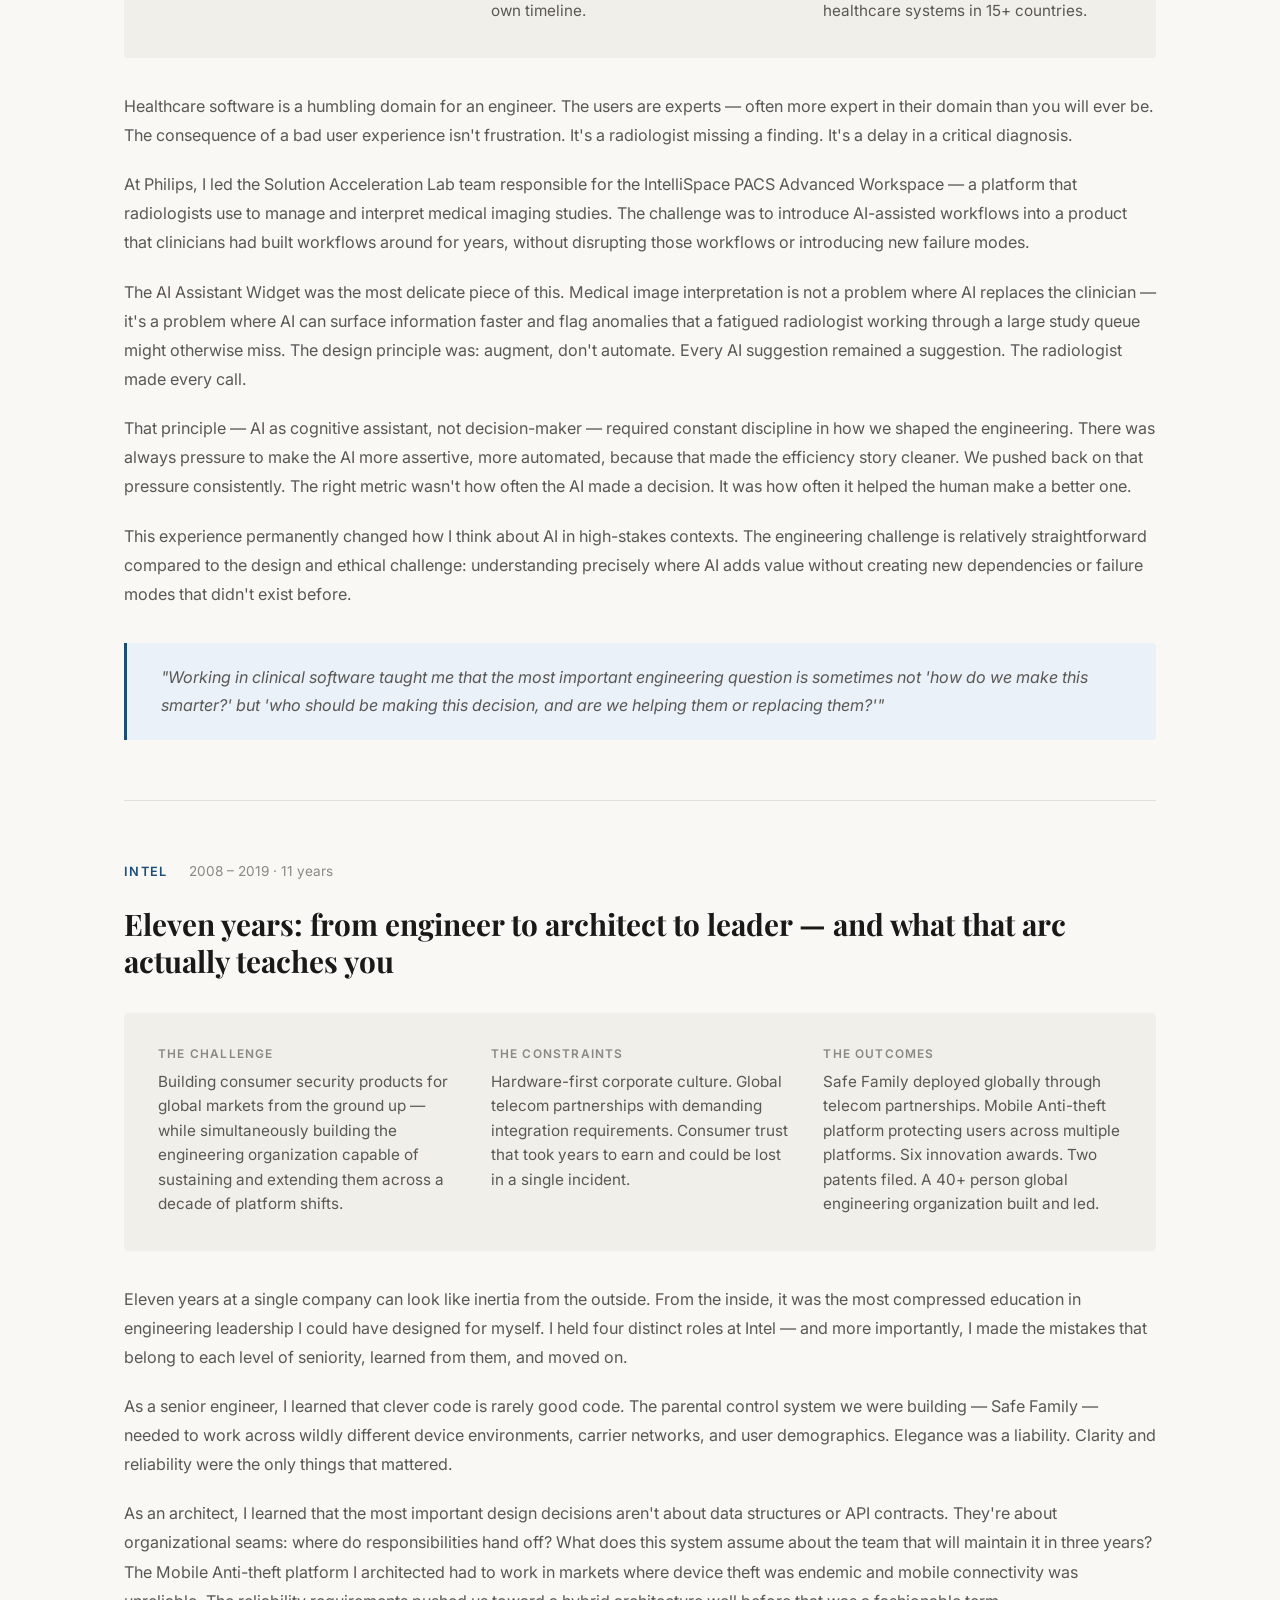
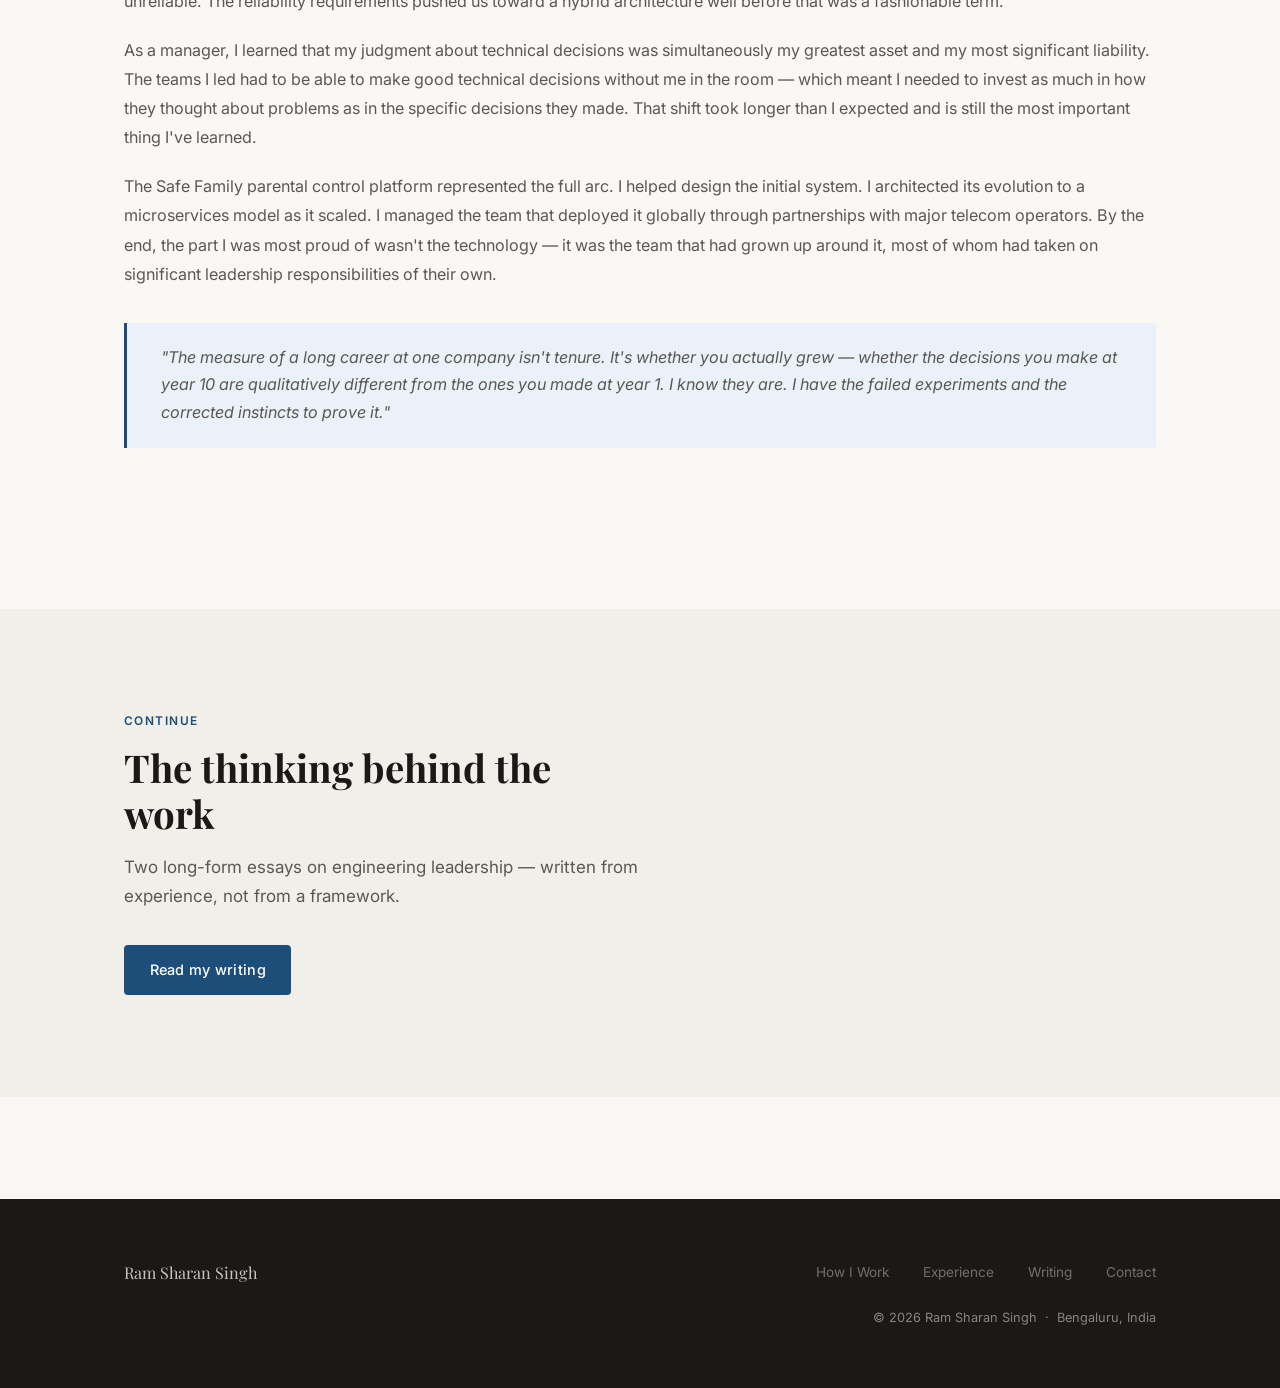
<file: experience.html>
<!DOCTYPE html>
<html lang="en">
<head>
  <meta charset="UTF-8" />
  <meta name="viewport" content="width=device-width, initial-scale=1.0" />
  <title>Selected Experience — Ram Sharan Singh | SurveyMonkey, McAfee, Philips, Intel</title>
  <meta name="description" content="Four engineering leadership case studies from Ram Sharan Singh's career at SurveyMonkey, McAfee, Philips Healthcare, and Intel — the problems, constraints, decisions, and lessons." />
  <meta name="author" content="Ram Sharan Singh" />
  <meta name="robots" content="index, follow" />
  <meta name="keywords" content="Ram Sharan Singh, SurveyMonkey engineering, McAfee engineering, Philips Healthcare, Intel engineering manager, engineering case studies" />

  <!-- Open Graph -->
  <meta property="og:type" content="website" />
  <meta property="og:url" content="https://ramsharans.com/experience.html" />
  <meta property="og:site_name" content="Ram Sharan Singh" />
  <meta property="og:title" content="Selected Experience — Ram Sharan Singh" />
  <meta property="og:description" content="Four engineering leadership case studies from SurveyMonkey, McAfee, Philips Healthcare, and Intel — the problems, decisions, and lessons." />
  <meta property="og:image" content="https://ramsharans.com/images/photo.png" />
  <meta property="og:image:alt" content="Ram Sharan Singh — Senior Engineering Leader" />

  <link rel="canonical" href="https://ramsharans.com/experience.html" />
  <!-- Favicon -->
  <link rel="icon" type="image/svg+xml" href="images/favicon.svg" />
  <!-- Theme colour for mobile browsers -->
  <meta name="theme-color" content="#1D4E7A" />

  <link rel="stylesheet" href="css/main.css" />

  <!-- Google Analytics -->
  <script async src="https://www.googletagmanager.com/gtag/js?id=G-N9EWBCT1ZE"></script>
  <script>
    window.dataLayer = window.dataLayer || [];
    function gtag(){dataLayer.push(arguments);}
    gtag('js', new Date());
    gtag('config', 'G-N9EWBCT1ZE');
  </script>
</head>
<body>

  <nav class="nav" role="navigation" aria-label="Main navigation">
    <div class="nav-inner">
      <a href="index.html" class="nav-brand">Ram Sharan Singh</a>
      <button class="nav-toggle" aria-label="Toggle menu" aria-expanded="false">
        <span></span><span></span><span></span>
      </button>
      <ul class="nav-links" role="list">
        <li><a href="index.html">Home</a></li>
        <li><a href="how-i-work.html">How I Work</a></li>
        <li><a href="experience.html">Experience</a></li>
        <li><a href="writing.html">Writing</a></li>
        <li><a href="innovation.html">Innovation</a></li>
        <li><a href="projects.html">Projects</a></li>
        <li><a href="now.html">Now</a></li>
        <li><a href="contact.html">Contact</a></li>
      </ul>
    </div>
  </nav>

  <main>

    <!-- ============================================================
         PAGE HEADER
         ============================================================ -->
    <section class="section">
      <div class="container">
        <span class="eyebrow">Selected Experience</span>
        <h1 style="max-width:640px; letter-spacing:-0.02em; line-height:1.15; margin-bottom:1.25rem;">
          Four chapters that shaped how I lead
        </h1>
        <p style="max-width:580px; font-size:1.05rem; color:var(--text-secondary); line-height:1.75;">
          These aren't a complete job history. They're the moments — some triumphant,
          some instructive — that most clearly illustrate the decisions I've made as
          an engineering leader and why I made them.
        </p>
      </div>
    </section>

    <!-- ============================================================
         CASE STUDIES
         Customize: company, years, headline, body text, lesson
         ============================================================ -->
    <section class="section" style="padding-top:0;">
      <div class="container">

        <!-- ─── Case 1: SurveyMonkey ─── -->
        <article class="case">
          <div class="case-meta">
            <span class="case-company">SurveyMonkey</span>
            <span class="case-tenure">2024 – Present</span>
          </div>
          <h2 style="font-family:var(--font-serif); font-size:clamp(1.3rem,2.5vw,1.75rem); margin-bottom:var(--space-md); line-height:1.25; font-weight:700;">
            Building new capability inside a mature product — without breaking what works
          </h2>

          <div class="case-grid">
            <div class="case-dimension">
              <h4>The challenge</h4>
              <p>
                Simultaneously managing three distinct products — SM Apply, Market Research
                Solutions, and Wufoo — each at a different stage of maturity, with shared
                infrastructure and a single global team.
              </p>
            </div>
            <div class="case-dimension">
              <h4>The constraints</h4>
              <p>
                Legacy codebases that couldn't be easily rearchitected. Customer SLAs
                that couldn't slip. A market research landscape being reshaped in real
                time by AI.
              </p>
            </div>
            <div class="case-dimension">
              <h4>The outcomes</h4>
              <p>
                35% increase in delivery velocity. 18% reduction in operating costs.
                A global hackathon win in 2024 for a next-generation market research
                platform built in days — then evolved into product.
              </p>
            </div>
          </div>

          <div class="case-body">
            <p>
              When I joined SurveyMonkey's Bengaluru engineering organization, I inherited
              a team managing three very different products at once. Wufoo — a beloved, high-scale
              form builder with millions of users — was in maintenance mode. SM Apply was a
              complex workflow platform for grants and scholarships that was growing rapidly.
              Market Research Solutions was a newer platform trying to compete in a rapidly
              evolving space. Each demanded a different kind of leadership attention.
            </p>
            <p>
              The temptation in a situation like this is to try to unify everything —
              a single architecture, a single delivery process, a single metric. That instinct
              is usually wrong. A high-scale legacy product and a growth-stage new product
              require fundamentally different operating rhythms, different risk tolerances,
              different conversations about what "quality" means. Flattening those differences
              creates noise, not clarity.
            </p>
            <p>
              My decision was to be explicit about the portfolio structure: segment the team's
              attention deliberately, invest in clean interfaces between the products where
              they shared infrastructure, and protect Wufoo's stability while giving the
              Market Research and SM Apply teams space to move faster. This meant harder
              conversations about headcount allocation than most people expected from an
              incoming manager. But clarity about where we were and weren't investing was
              more useful than false balance.
            </p>
            <p>
              The 2024 Global Hackathon was a signal moment. My team led the creation of a
              real-time market research platform capable of advanced client segmentation and
              live industry trend analysis — and won from a global field. The win mattered
              less than what it demonstrated: a team with real creative energy, capable of
              building beyond the roadmap when given the space to do so.
            </p>
          </div>

          <blockquote class="case-lesson">
            "Treating three products as one team is a management comfort. Treating them
            as three distinct bets — with shared talent and different rhythms — is how you
            actually make progress on all of them."
          </blockquote>
        </article>

        <!-- ─── Case 2: McAfee ─── -->
        <article class="case">
          <div class="case-meta">
            <span class="case-company">McAfee</span>
            <span class="case-tenure">2021 – 2024</span>
          </div>
          <h2 style="font-family:var(--font-serif); font-size:clamp(1.3rem,2.5vw,1.75rem); margin-bottom:var(--space-md); line-height:1.25; font-weight:700;">
            Privacy as a product discipline — not a compliance checkbox
          </h2>

          <div class="case-grid">
            <div class="case-dimension">
              <h4>The challenge</h4>
              <p>
                Building AI-powered privacy protection products that could accurately identify
                exposure risk for millions of users across a constantly changing landscape
                of data brokers and online platforms.
              </p>
            </div>
            <div class="case-dimension">
              <h4>The constraints</h4>
              <p>
                Adversarial targets: data brokers actively resist removal requests.
                Global regulatory variance. NLP pipelines that needed to stay accurate
                as the internet's structure changed constantly.
              </p>
            </div>
            <div class="case-dimension">
              <h4>The outcomes</h4>
              <p>
                40% reduction in sensitive data exposure incidents. Two US patents.
                Consumer and enterprise-grade products deployed globally protecting
                millions of users.
              </p>
            </div>
          </div>

          <div class="case-body">
            <p>
              The framing that most organizations use for privacy is defensive — minimize
              liability, meet regulatory requirements, don't make headlines. What McAfee
              was trying to do was different: make privacy protection a product that users
              actively valued, understood, and relied on.
            </p>
            <p>
              That's a substantially harder problem. It requires building AI systems that
              are accurate, explainable, and actionable — not just technically sophisticated.
              A user who is told their privacy risk score is high needs to understand why,
              and needs a clear path to reduce it. That combination of technical depth and
              user experience clarity is genuinely difficult to build.
            </p>
            <p>
              The Privacy Exposure and Digital Sanitization platform was the centerpiece
              of this work. We built NLP pipelines that could identify and classify
              user data across hundreds of data broker sites, compute a meaningful risk
              index, and trigger remediation workflows — automated where possible, guided
              where not. The adversarial dimension was constant: data brokers would
              restructure their pages, add bot-detection layers, and change their opt-out
              flows. Our systems had to adapt.
            </p>
            <p>
              The patent — US 12314431 B2 — came from a question we kept asking:
              why do privacy products always react to threats rather than predict them?
              The system we designed quantified exposure before harm occurred, giving users
              a proactive view of their digital footprint. That shift from reactive to
              predictive was the fundamental engineering insight that drove the work.
            </p>
            <p>
              The Social Protection product — an AI-driven social media privacy manager —
              added a different dimension: the social graph. Protecting users' privacy
              when the data in question belongs to them but lives on platforms they don't
              control required a different class of solutions. We used Go for its
              concurrency model across platform APIs, and built a multi-platform architecture
              that protected across Facebook, Twitter, and LinkedIn in a unified experience.
            </p>
          </div>

          <blockquote class="case-lesson">
            "The hardest part of building privacy AI wasn't the NLP. It was defining what
            'good enough' looks like when the cost of a false negative isn't an unhappy
            user — it's someone's home address in the hands of someone who shouldn't have it."
          </blockquote>
        </article>

        <!-- ─── Case 3: Philips Healthcare ─── -->
        <article class="case">
          <div class="case-meta">
            <span class="case-company">Philips Healthcare</span>
            <span class="case-tenure">2019 – 2021</span>
          </div>
          <h2 style="font-family:var(--font-serif); font-size:clamp(1.3rem,2.5vw,1.75rem); margin-bottom:var(--space-md); line-height:1.25; font-weight:700;">
            Building for clinical environments: where the user is an expert and the cost of error is real
          </h2>

          <div class="case-grid">
            <div class="case-dimension">
              <h4>The challenge</h4>
              <p>
                Delivering AI-assisted medical imaging workflows for radiologists across
                15+ countries — users under time pressure, in high-stakes environments,
                with zero tolerance for unreliability.
              </p>
            </div>
            <div class="case-dimension">
              <h4>The constraints</h4>
              <p>
                Clinical validation requirements. Deep integration with existing PACS
                systems. Global deployment across varying infrastructure maturity.
                Regulatory approval processes that operate on their own timeline.
              </p>
            </div>
            <div class="case-dimension">
              <h4>The outcomes</h4>
              <p>
                Measurably reduced diagnosis turnaround times in partner hospitals.
                AI Assistant Widget adopted by medical practitioners for diagnostic image
                interpretation. Global rollout across healthcare systems in 15+ countries.
              </p>
            </div>
          </div>

          <div class="case-body">
            <p>
              Healthcare software is a humbling domain for an engineer. The users are
              experts — often more expert in their domain than you will ever be. The
              consequence of a bad user experience isn't frustration. It's a radiologist
              missing a finding. It's a delay in a critical diagnosis.
            </p>
            <p>
              At Philips, I led the Solution Acceleration Lab team responsible for the
              IntelliSpace PACS Advanced Workspace — a platform that radiologists use to
              manage and interpret medical imaging studies. The challenge was to introduce
              AI-assisted workflows into a product that clinicians had built workflows around
              for years, without disrupting those workflows or introducing new failure modes.
            </p>
            <p>
              The AI Assistant Widget was the most delicate piece of this. Medical image
              interpretation is not a problem where AI replaces the clinician — it's a
              problem where AI can surface information faster and flag anomalies that a
              fatigued radiologist working through a large study queue might otherwise miss.
              The design principle was: augment, don't automate. Every AI suggestion
              remained a suggestion. The radiologist made every call.
            </p>
            <p>
              That principle — AI as cognitive assistant, not decision-maker — required
              constant discipline in how we shaped the engineering. There was always
              pressure to make the AI more assertive, more automated, because that made
              the efficiency story cleaner. We pushed back on that pressure consistently.
              The right metric wasn't how often the AI made a decision. It was how often
              it helped the human make a better one.
            </p>
            <p>
              This experience permanently changed how I think about AI in high-stakes
              contexts. The engineering challenge is relatively straightforward compared
              to the design and ethical challenge: understanding precisely where AI adds
              value without creating new dependencies or failure modes that didn't exist before.
            </p>
          </div>

          <blockquote class="case-lesson">
            "Working in clinical software taught me that the most important engineering
            question is sometimes not 'how do we make this smarter?' but 'who should be
            making this decision, and are we helping them or replacing them?'"
          </blockquote>
        </article>

        <!-- ─── Case 4: Intel ─── -->
        <article class="case">
          <div class="case-meta">
            <span class="case-company">Intel</span>
            <span class="case-tenure">2008 – 2019 · 11 years</span>
          </div>
          <h2 style="font-family:var(--font-serif); font-size:clamp(1.3rem,2.5vw,1.75rem); margin-bottom:var(--space-md); line-height:1.25; font-weight:700;">
            Eleven years: from engineer to architect to leader — and what that arc actually teaches you
          </h2>

          <div class="case-grid">
            <div class="case-dimension">
              <h4>The challenge</h4>
              <p>
                Building consumer security products for global markets from the ground up —
                while simultaneously building the engineering organization capable of
                sustaining and extending them across a decade of platform shifts.
              </p>
            </div>
            <div class="case-dimension">
              <h4>The constraints</h4>
              <p>
                Hardware-first corporate culture. Global telecom partnerships with
                demanding integration requirements. Consumer trust that took years to
                earn and could be lost in a single incident.
              </p>
            </div>
            <div class="case-dimension">
              <h4>The outcomes</h4>
              <p>
                Safe Family deployed globally through telecom partnerships. Mobile
                Anti-theft platform protecting users across multiple platforms.
                Six innovation awards. Two patents filed. A 40+ person global
                engineering organization built and led.
              </p>
            </div>
          </div>

          <div class="case-body">
            <p>
              Eleven years at a single company can look like inertia from the outside.
              From the inside, it was the most compressed education in engineering
              leadership I could have designed for myself. I held four distinct roles at
              Intel — and more importantly, I made the mistakes that belong to each level
              of seniority, learned from them, and moved on.
            </p>
            <p>
              As a senior engineer, I learned that clever code is rarely good code.
              The parental control system we were building — Safe Family — needed to work
              across wildly different device environments, carrier networks, and user
              demographics. Elegance was a liability. Clarity and reliability were the only
              things that mattered.
            </p>
            <p>
              As an architect, I learned that the most important design decisions aren't
              about data structures or API contracts. They're about organizational seams:
              where do responsibilities hand off? What does this system assume about
              the team that will maintain it in three years? The Mobile Anti-theft platform
              I architected had to work in markets where device theft was endemic and
              mobile connectivity was unreliable. The reliability requirements pushed us
              toward a hybrid architecture well before that was a fashionable term.
            </p>
            <p>
              As a manager, I learned that my judgment about technical decisions was
              simultaneously my greatest asset and my most significant liability. The
              teams I led had to be able to make good technical decisions without me in
              the room — which meant I needed to invest as much in how they thought
              about problems as in the specific decisions they made. That shift took longer
              than I expected and is still the most important thing I've learned.
            </p>
            <p>
              The Safe Family parental control platform represented the full arc. I helped
              design the initial system. I architected its evolution to a microservices
              model as it scaled. I managed the team that deployed it globally through
              partnerships with major telecom operators. By the end, the part I was
              most proud of wasn't the technology — it was the team that had grown up
              around it, most of whom had taken on significant leadership responsibilities
              of their own.
            </p>
          </div>

          <blockquote class="case-lesson">
            "The measure of a long career at one company isn't tenure. It's whether you
            actually grew — whether the decisions you make at year 10 are qualitatively
            different from the ones you made at year 1. I know they are. I have the
            failed experiments and the corrected instincts to prove it."
          </blockquote>
        </article>

      </div>
    </section>

    <!-- CTA -->
    <section class="section section-alt">
      <div class="container">
        <div style="max-width:520px;">
          <span class="eyebrow">Continue</span>
          <h2 style="margin-bottom:1rem;">The thinking behind the work</h2>
          <p style="color:var(--text-secondary); margin-bottom:var(--space-lg);">
            Two long-form essays on engineering leadership — written from experience,
            not from a framework.
          </p>
          <a href="writing.html" class="btn btn-primary">Read my writing</a>
        </div>
      </div>
    </section>

  </main>

  <footer class="footer" role="contentinfo">
    <div class="footer-inner">
      <span class="footer-brand">Ram Sharan Singh</span>
      <nav class="footer-links" aria-label="Footer navigation">
        <a href="how-i-work.html">How I Work</a>
        <a href="experience.html">Experience</a>
        <a href="writing.html">Writing</a>
        <a href="contact.html">Contact</a>
      </nav>
      <p class="footer-copy">&copy; 2026 Ram Sharan Singh &nbsp;·&nbsp; Bengaluru, India</p>
    </div>
  </footer>

  <script src="js/nav.js"></script>
</body>
</html>
</file>
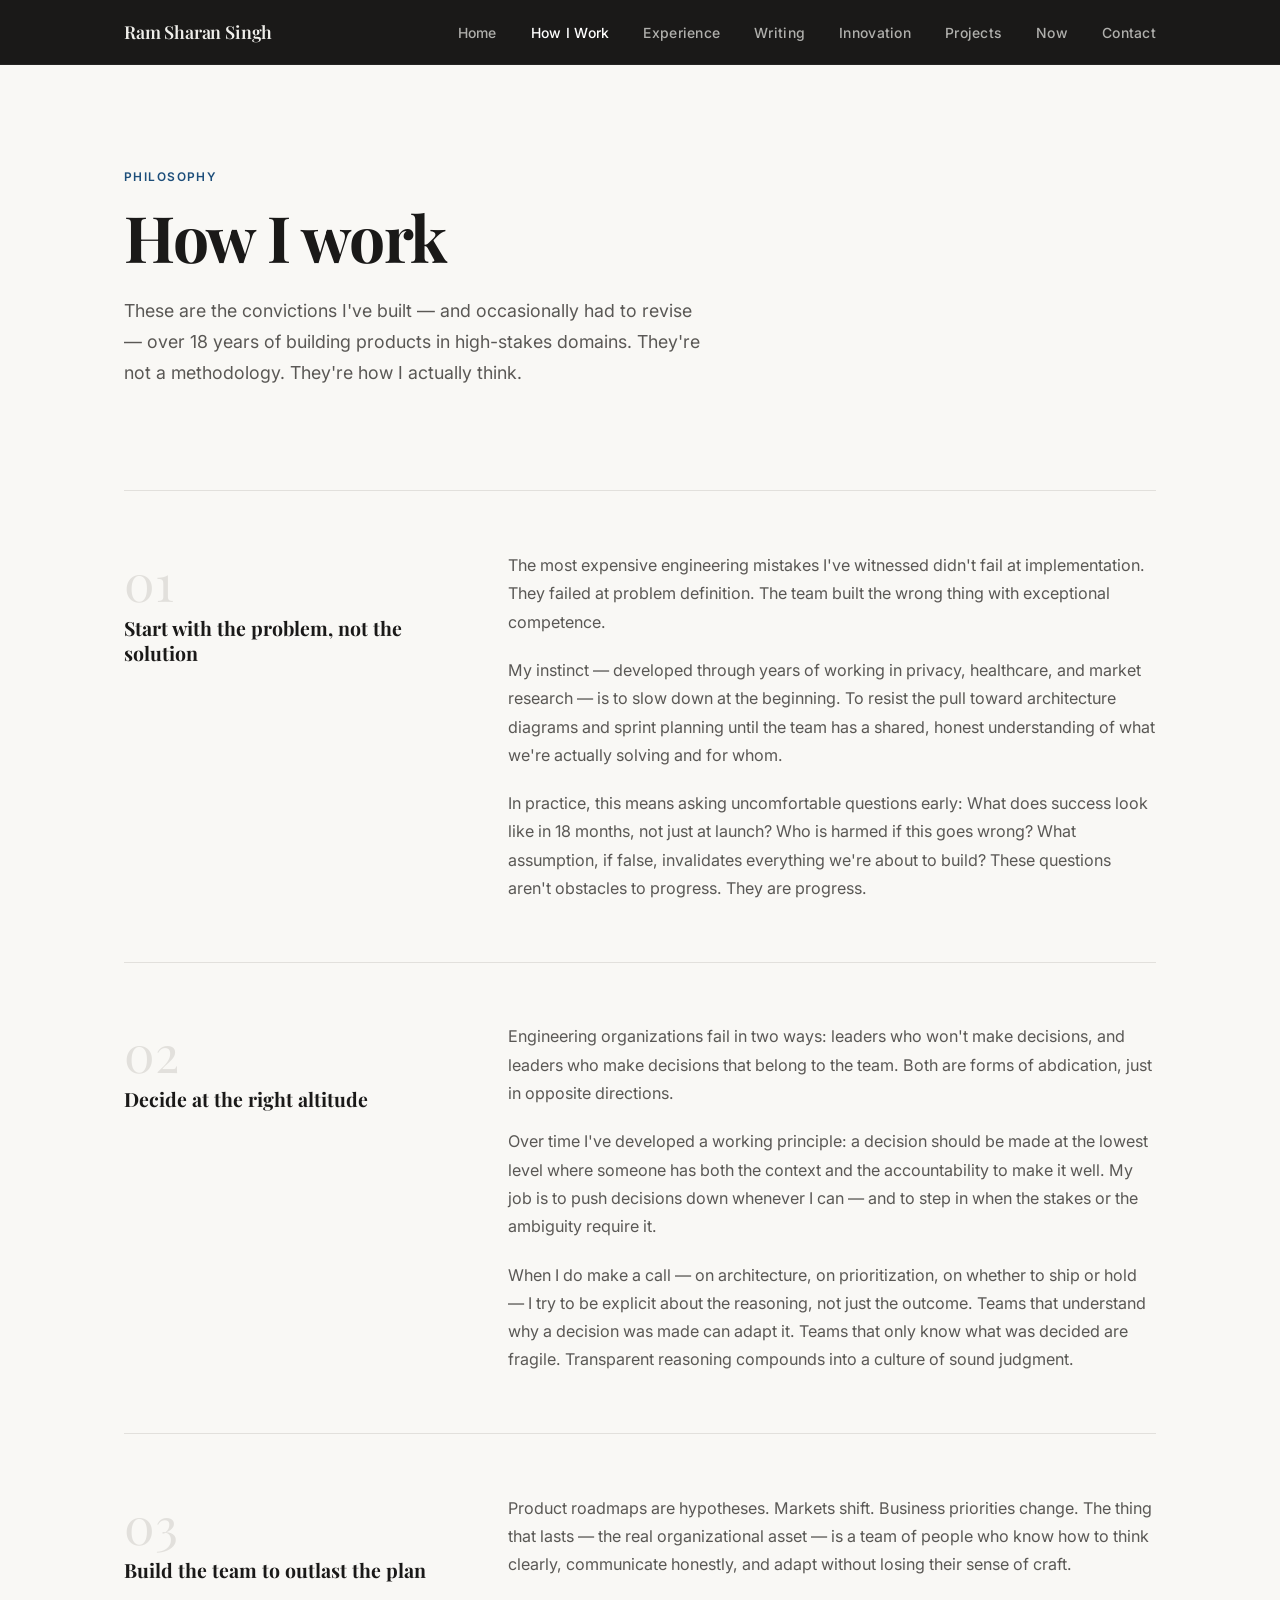
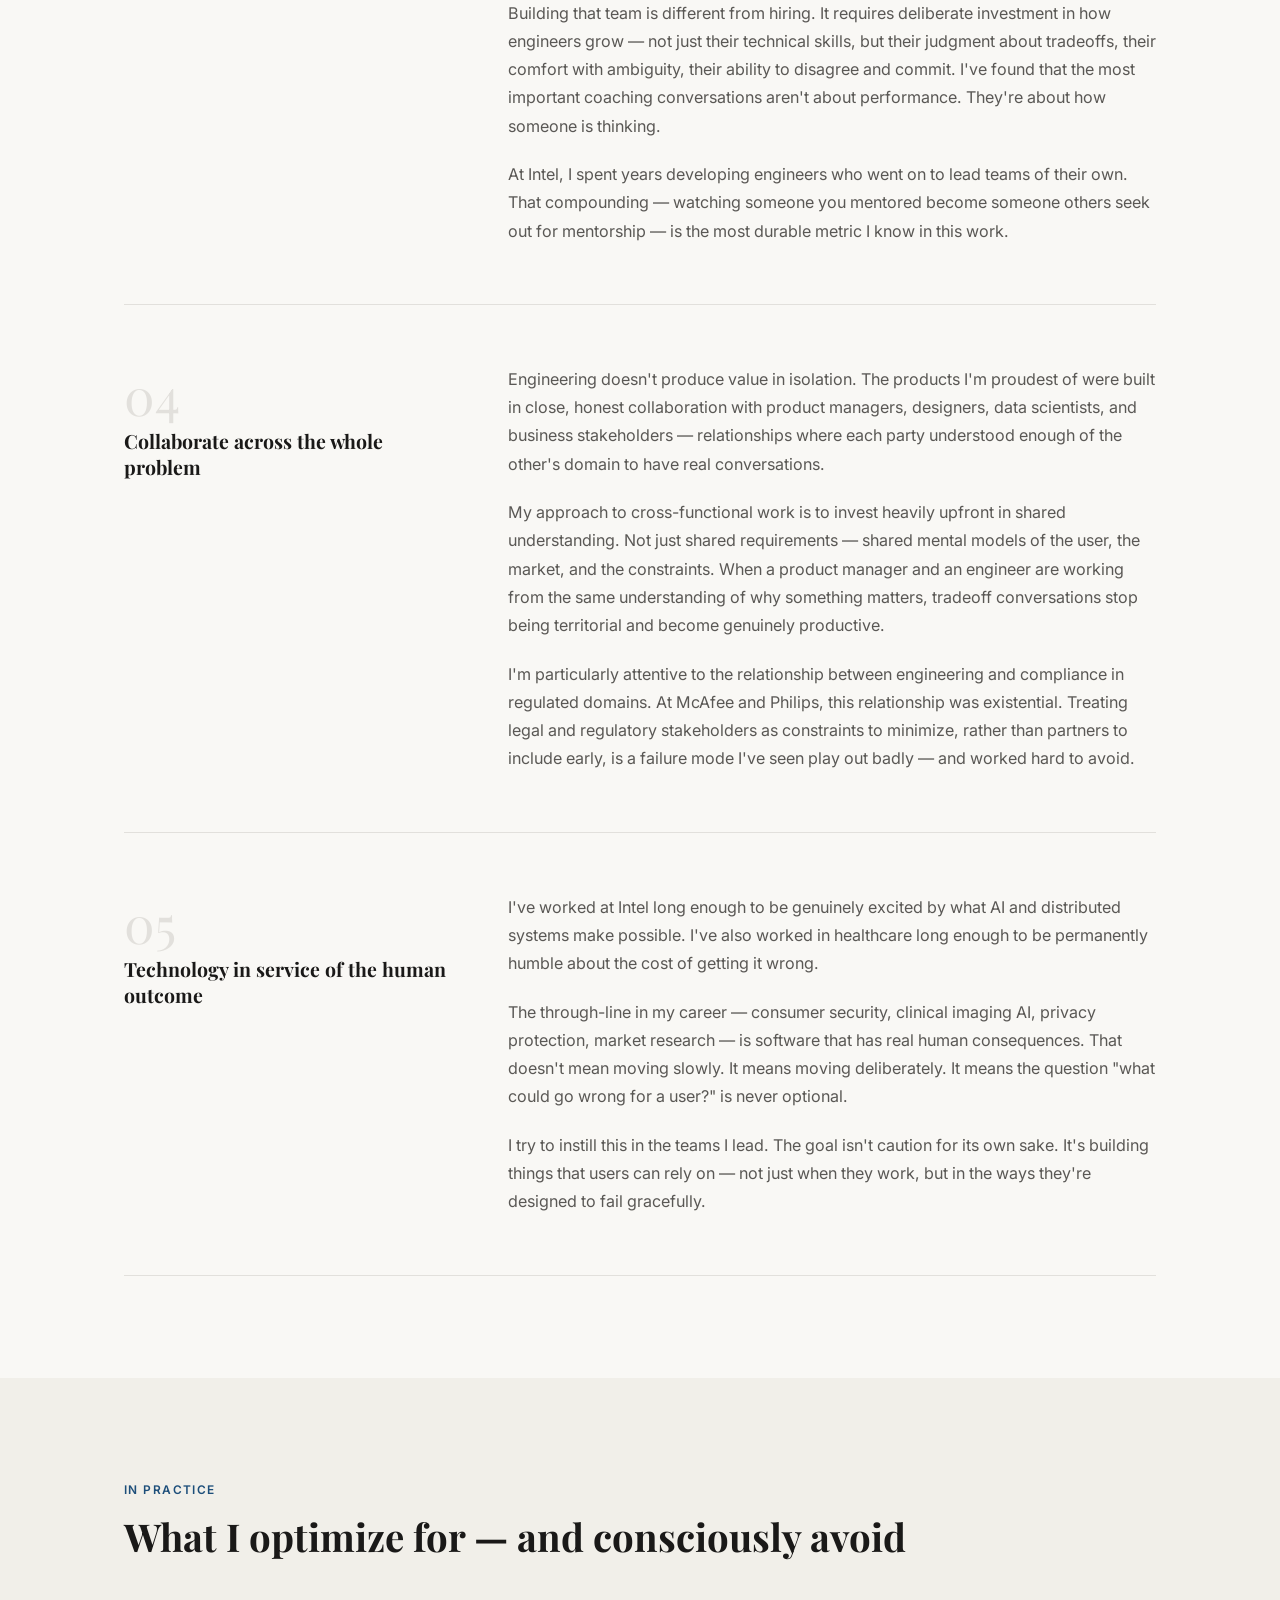
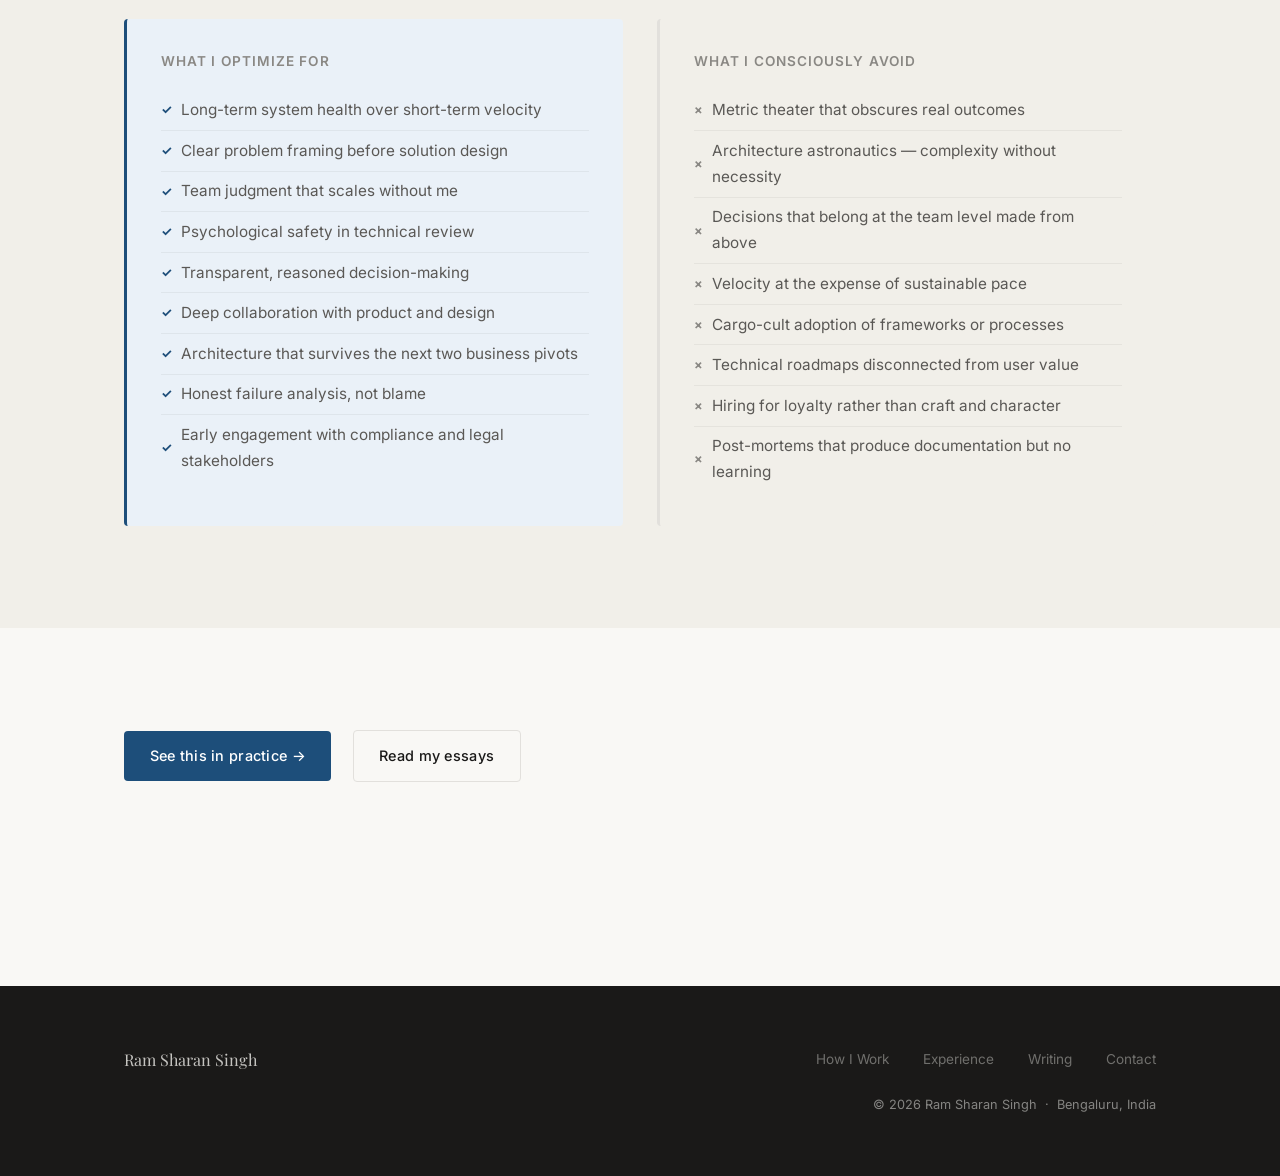
<file: how-i-work.html>
<!DOCTYPE html>
<html lang="en">
<head>
  <meta charset="UTF-8" />
  <meta name="viewport" content="width=device-width, initial-scale=1.0" />
  <title>How I Work — Ram Sharan Singh | Engineering Leadership Philosophy</title>
  <meta name="description" content="Ram Sharan Singh's engineering leadership philosophy: starting with the problem, deciding at the right altitude, building teams that outlast the plan, and keeping technology in service of human outcomes." />
  <meta name="author" content="Ram Sharan Singh" />
  <meta name="robots" content="index, follow" />
  <meta name="keywords" content="Ram Sharan Singh, engineering leadership philosophy, technical leadership, scaling engineering teams, software decision making" />

  <!-- Open Graph -->
  <meta property="og:type" content="website" />
  <meta property="og:url" content="https://ramsharans.com/how-i-work.html" />
  <meta property="og:site_name" content="Ram Sharan Singh" />
  <meta property="og:title" content="How I Work — Ram Sharan Singh" />
  <meta property="og:description" content="Engineering leadership philosophy: starting with the problem, deciding at the right altitude, building teams that outlast the plan." />
  <meta property="og:image" content="https://ramsharans.com/images/photo.png" />
  <meta property="og:image:alt" content="Ram Sharan Singh — Senior Engineering Leader" />

  <link rel="canonical" href="https://ramsharans.com/how-i-work.html" />
  <!-- Favicon -->
  <link rel="icon" type="image/svg+xml" href="images/favicon.svg" />
  <!-- Theme colour for mobile browsers -->
  <meta name="theme-color" content="#1D4E7A" />

  <link rel="stylesheet" href="css/main.css" />

  <!-- Google Analytics -->
  <script async src="https://www.googletagmanager.com/gtag/js?id=G-N9EWBCT1ZE"></script>
  <script>
    window.dataLayer = window.dataLayer || [];
    function gtag(){dataLayer.push(arguments);}
    gtag('js', new Date());
    gtag('config', 'G-N9EWBCT1ZE');
  </script>
</head>
<body>

  <nav class="nav" role="navigation" aria-label="Main navigation">
    <div class="nav-inner">
      <a href="index.html" class="nav-brand">Ram Sharan Singh</a>
      <button class="nav-toggle" aria-label="Toggle menu" aria-expanded="false">
        <span></span><span></span><span></span>
      </button>
      <ul class="nav-links" role="list">
        <li><a href="index.html">Home</a></li>
        <li><a href="how-i-work.html">How I Work</a></li>
        <li><a href="experience.html">Experience</a></li>
        <li><a href="writing.html">Writing</a></li>
        <li><a href="innovation.html">Innovation</a></li>
        <li><a href="projects.html">Projects</a></li>
        <li><a href="now.html">Now</a></li>
        <li><a href="contact.html">Contact</a></li>
      </ul>
    </div>
  </nav>

  <main>

    <!-- ============================================================
         PAGE HEADER
         ============================================================ -->
    <section class="section">
      <div class="container">
        <span class="eyebrow">Philosophy</span>
        <h1 style="max-width:700px; margin-bottom:1.25rem; letter-spacing:-0.02em; line-height:1.15;">
          How I work
        </h1>
        <p style="max-width:580px; font-size:1.05rem; color:var(--text-secondary); line-height:1.75;">
          These are the convictions I've built — and occasionally had to revise —
          over 18 years of building products in high-stakes domains. They're not
          a methodology. They're how I actually think.
        </p>
      </div>
    </section>

    <!-- ============================================================
         PRINCIPLES
         Customize: headings, body text per principle
         ============================================================ -->
    <section class="section" style="padding-top:0;">
      <div class="container">

        <div class="principle">
          <div class="principle-label">
            <span class="number">01</span>
            <h3>Start with the problem, not the solution</h3>
          </div>
          <div class="principle-body">
            <p>
              The most expensive engineering mistakes I've witnessed didn't fail at
              implementation. They failed at problem definition. The team built the wrong
              thing with exceptional competence.
            </p>
            <p>
              My instinct — developed through years of working in privacy, healthcare, and
              market research — is to slow down at the beginning. To resist the pull toward
              architecture diagrams and sprint planning until the team has a shared, honest
              understanding of what we're actually solving and for whom.
            </p>
            <p>
              In practice, this means asking uncomfortable questions early: What does success
              look like in 18 months, not just at launch? Who is harmed if this goes wrong?
              What assumption, if false, invalidates everything we're about to build?
              These questions aren't obstacles to progress. They are progress.
            </p>
          </div>
        </div>

        <div class="principle">
          <div class="principle-label">
            <span class="number">02</span>
            <h3>Decide at the right altitude</h3>
          </div>
          <div class="principle-body">
            <p>
              Engineering organizations fail in two ways: leaders who won't make decisions,
              and leaders who make decisions that belong to the team. Both are forms of
              abdication, just in opposite directions.
            </p>
            <p>
              Over time I've developed a working principle: a decision should be made at
              the lowest level where someone has both the context and the accountability
              to make it well. My job is to push decisions down whenever I can — and
              to step in when the stakes or the ambiguity require it.
            </p>
            <p>
              When I do make a call — on architecture, on prioritization, on whether to ship
              or hold — I try to be explicit about the reasoning, not just the outcome.
              Teams that understand why a decision was made can adapt it. Teams that only
              know what was decided are fragile. Transparent reasoning compounds into a
              culture of sound judgment.
            </p>
          </div>
        </div>

        <div class="principle">
          <div class="principle-label">
            <span class="number">03</span>
            <h3>Build the team to outlast the plan</h3>
          </div>
          <div class="principle-body">
            <p>
              Product roadmaps are hypotheses. Markets shift. Business priorities change.
              The thing that lasts — the real organizational asset — is a team of people
              who know how to think clearly, communicate honestly, and adapt without
              losing their sense of craft.
            </p>
            <p>
              Building that team is different from hiring. It requires deliberate investment
              in how engineers grow — not just their technical skills, but their judgment
              about tradeoffs, their comfort with ambiguity, their ability to disagree
              and commit. I've found that the most important coaching conversations
              aren't about performance. They're about how someone is thinking.
            </p>
            <p>
              At Intel, I spent years developing engineers who went on to lead teams of their
              own. That compounding — watching someone you mentored become someone others
              seek out for mentorship — is the most durable metric I know in this work.
            </p>
          </div>
        </div>

        <div class="principle">
          <div class="principle-label">
            <span class="number">04</span>
            <h3>Collaborate across the whole problem</h3>
          </div>
          <div class="principle-body">
            <p>
              Engineering doesn't produce value in isolation. The products I'm proudest of
              were built in close, honest collaboration with product managers, designers,
              data scientists, and business stakeholders — relationships where each party
              understood enough of the other's domain to have real conversations.
            </p>
            <p>
              My approach to cross-functional work is to invest heavily upfront in shared
              understanding. Not just shared requirements — shared mental models of
              the user, the market, and the constraints. When a product manager and an
              engineer are working from the same understanding of why something matters,
              tradeoff conversations stop being territorial and become genuinely productive.
            </p>
            <p>
              I'm particularly attentive to the relationship between engineering and compliance
              in regulated domains. At McAfee and Philips, this relationship was existential.
              Treating legal and regulatory stakeholders as constraints to minimize, rather
              than partners to include early, is a failure mode I've seen play out badly —
              and worked hard to avoid.
            </p>
          </div>
        </div>

        <div class="principle">
          <div class="principle-label">
            <span class="number">05</span>
            <h3>Technology in service of the human outcome</h3>
          </div>
          <div class="principle-body">
            <p>
              I've worked at Intel long enough to be genuinely excited by what AI and
              distributed systems make possible. I've also worked in healthcare long enough
              to be permanently humble about the cost of getting it wrong.
            </p>
            <p>
              The through-line in my career — consumer security, clinical imaging AI,
              privacy protection, market research — is software that has real human
              consequences. That doesn't mean moving slowly. It means moving deliberately.
              It means the question "what could go wrong for a user?" is never optional.
            </p>
            <p>
              I try to instill this in the teams I lead. The goal isn't caution for its
              own sake. It's building things that users can rely on — not just when they
              work, but in the ways they're designed to fail gracefully.
            </p>
          </div>
        </div>

      </div>
    </section>

    <!-- ============================================================
         OPTIMIZE TABLE
         Customize: bullet points in each column
         ============================================================ -->
    <section class="section section-alt">
      <div class="container">

        <div class="section-header">
          <span class="eyebrow">In practice</span>
          <h2>What I optimize for — and consciously avoid</h2>
        </div>

        <div class="optimize-grid">

          <div class="optimize-col for">
            <h4>What I optimize for</h4>
            <ul>
              <li>Long-term system health over short-term velocity</li>
              <li>Clear problem framing before solution design</li>
              <li>Team judgment that scales without me</li>
              <li>Psychological safety in technical review</li>
              <li>Transparent, reasoned decision-making</li>
              <li>Deep collaboration with product and design</li>
              <li>Architecture that survives the next two business pivots</li>
              <li>Honest failure analysis, not blame</li>
              <li>Early engagement with compliance and legal stakeholders</li>
            </ul>
          </div>

          <div class="optimize-col avoid">
            <h4>What I consciously avoid</h4>
            <ul>
              <li>Metric theater that obscures real outcomes</li>
              <li>Architecture astronautics — complexity without necessity</li>
              <li>Decisions that belong at the team level made from above</li>
              <li>Velocity at the expense of sustainable pace</li>
              <li>Cargo-cult adoption of frameworks or processes</li>
              <li>Technical roadmaps disconnected from user value</li>
              <li>Hiring for loyalty rather than craft and character</li>
              <li>Post-mortems that produce documentation but no learning</li>
            </ul>
          </div>

        </div>

      </div>
    </section>

    <!-- ============================================================
         CTA
         ============================================================ -->
    <section class="section">
      <div class="container">
        <div style="display:flex; flex-wrap:wrap; gap:1.25rem; align-items:center;">
          <a href="experience.html" class="btn btn-primary">See this in practice →</a>
          <a href="writing.html" class="btn btn-secondary">Read my essays</a>
        </div>
      </div>
    </section>

  </main>

  <footer class="footer" role="contentinfo">
    <div class="footer-inner">
      <span class="footer-brand">Ram Sharan Singh</span>
      <nav class="footer-links" aria-label="Footer navigation">
        <a href="how-i-work.html">How I Work</a>
        <a href="experience.html">Experience</a>
        <a href="writing.html">Writing</a>
        <a href="contact.html">Contact</a>
      </nav>
      <p class="footer-copy">&copy; 2026 Ram Sharan Singh &nbsp;·&nbsp; Bengaluru, India</p>
    </div>
  </footer>

  <script src="js/nav.js"></script>
</body>
</html>
</file>
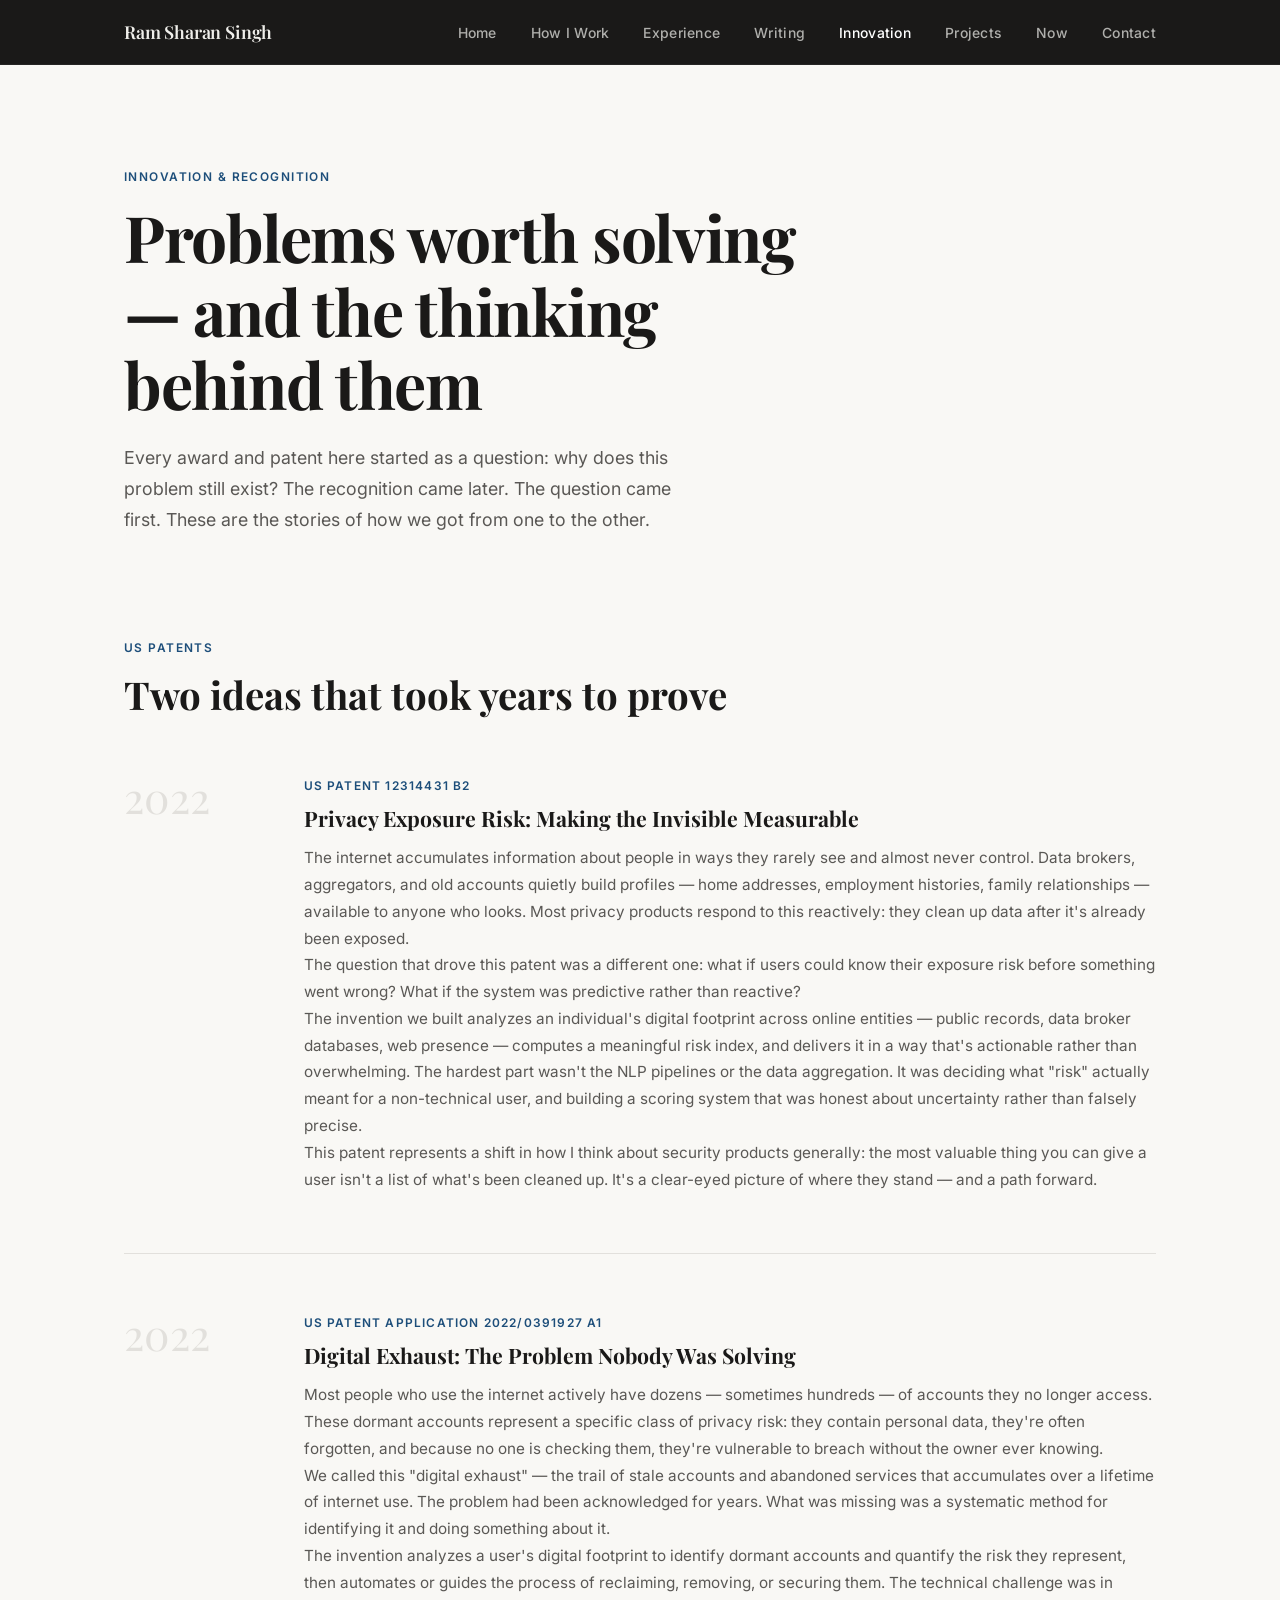
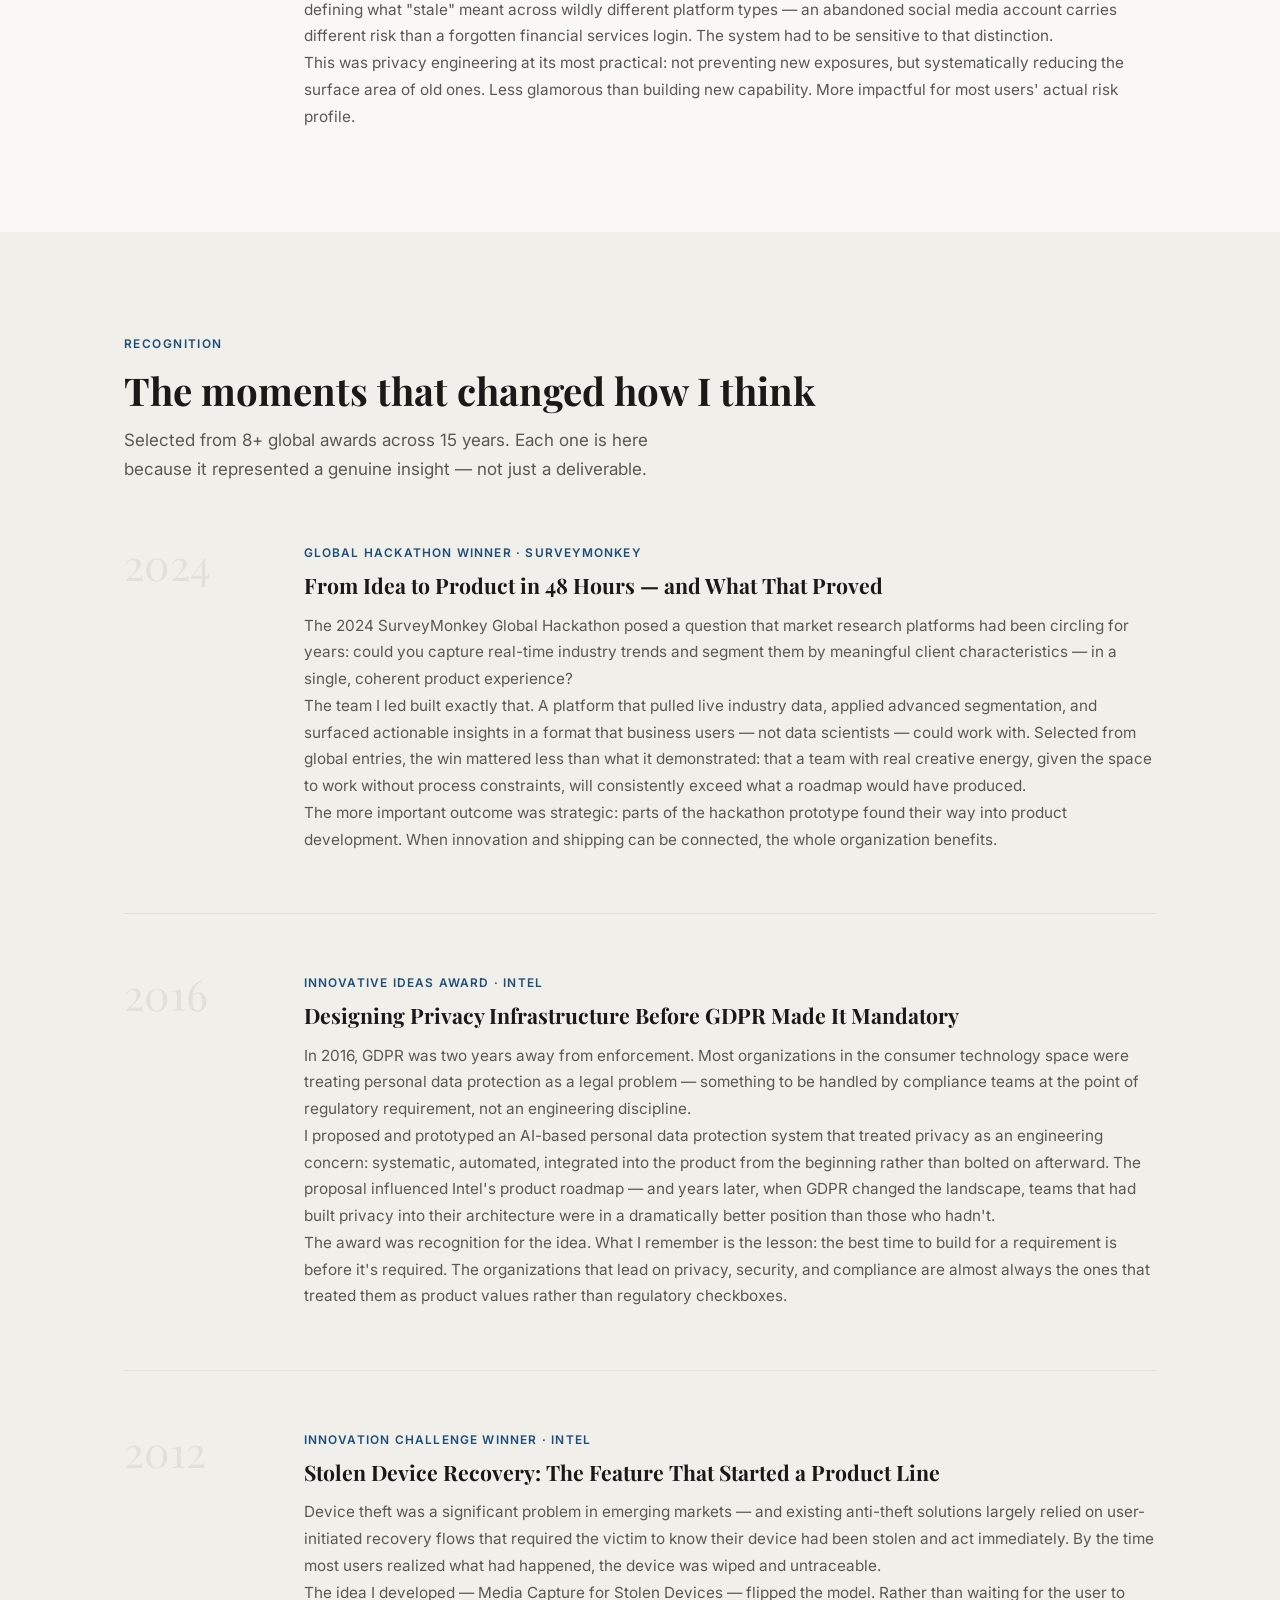
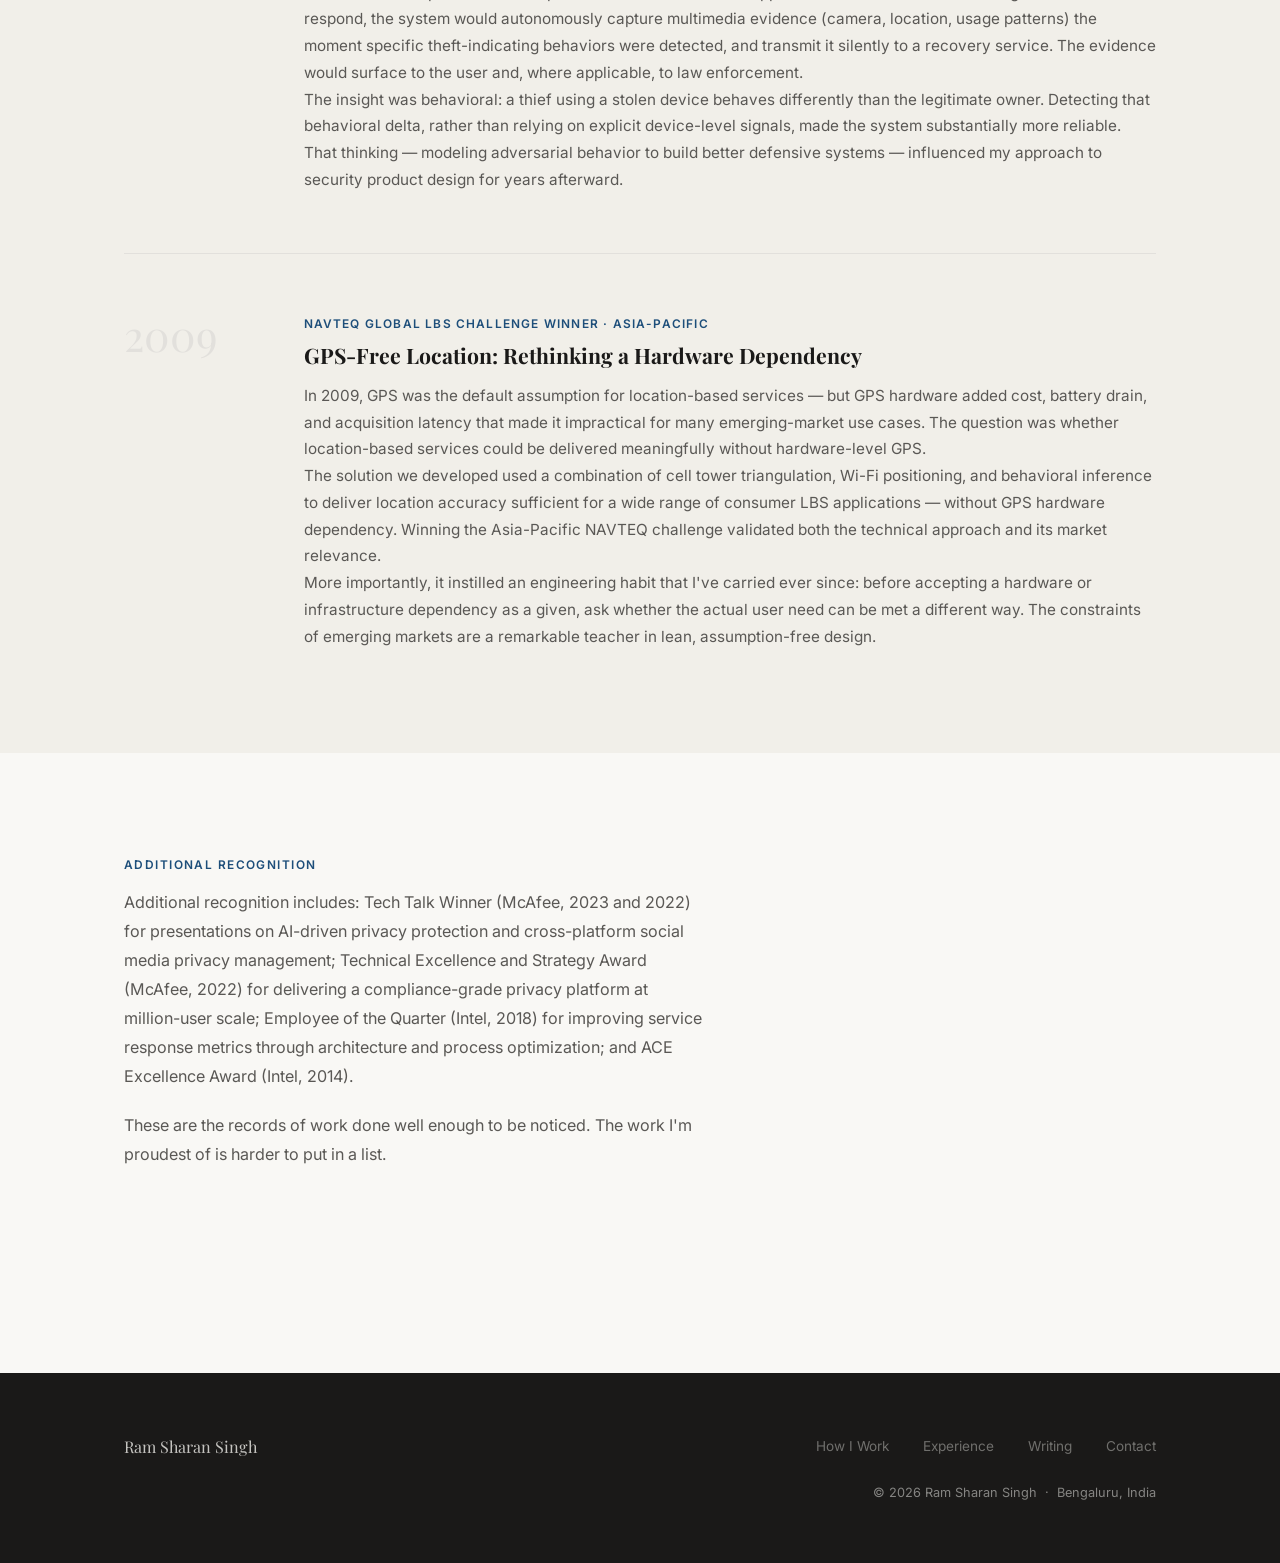
<file: innovation.html>
<!DOCTYPE html>
<html lang="en">
<head>
  <meta charset="UTF-8" />
  <meta name="viewport" content="width=device-width, initial-scale=1.0" />
  <title>Innovation &amp; Patents — Ram Sharan Singh | US Patents, AI &amp; Privacy</title>
  <meta name="description" content="US patents and innovation awards from Ram Sharan Singh's career — privacy exposure risk systems, stale account remediation, AI-powered security, and GPS-free location technology." />
  <meta name="author" content="Ram Sharan Singh" />
  <meta name="robots" content="index, follow" />
  <meta name="keywords" content="Ram Sharan Singh patents, privacy exposure patent, US patent 12314431, McAfee patent, engineering innovation awards, AI privacy technology" />

  <!-- Open Graph -->
  <meta property="og:type" content="website" />
  <meta property="og:url" content="https://ramsharans.com/innovation.html" />
  <meta property="og:site_name" content="Ram Sharan Singh" />
  <meta property="og:title" content="Innovation &amp; Patents — Ram Sharan Singh" />
  <meta property="og:description" content="Two US patents and eight innovation awards — privacy exposure AI, stale account remediation, mobile security, and market research technology." />
  <meta property="og:image" content="https://ramsharans.com/images/photo.png" />
  <meta property="og:image:alt" content="Ram Sharan Singh — Senior Engineering Leader" />

  <link rel="canonical" href="https://ramsharans.com/innovation.html" />
  <!-- Favicon -->
  <link rel="icon" type="image/svg+xml" href="images/favicon.svg" />
  <!-- Theme colour for mobile browsers -->
  <meta name="theme-color" content="#1D4E7A" />

  <link rel="stylesheet" href="css/main.css" />

  <!-- Google Analytics -->
  <script async src="https://www.googletagmanager.com/gtag/js?id=G-N9EWBCT1ZE"></script>
  <script>
    window.dataLayer = window.dataLayer || [];
    function gtag(){dataLayer.push(arguments);}
    gtag('js', new Date());
    gtag('config', 'G-N9EWBCT1ZE');
  </script>
</head>
<body>

  <nav class="nav" role="navigation" aria-label="Main navigation">
    <div class="nav-inner">
      <a href="index.html" class="nav-brand">Ram Sharan Singh</a>
      <button class="nav-toggle" aria-label="Toggle menu" aria-expanded="false">
        <span></span><span></span><span></span>
      </button>
      <ul class="nav-links" role="list">
        <li><a href="index.html">Home</a></li>
        <li><a href="how-i-work.html">How I Work</a></li>
        <li><a href="experience.html">Experience</a></li>
        <li><a href="writing.html">Writing</a></li>
        <li><a href="innovation.html">Innovation</a></li>
        <li><a href="projects.html">Projects</a></li>
        <li><a href="now.html">Now</a></li>
        <li><a href="contact.html">Contact</a></li>
      </ul>
    </div>
  </nav>

  <main>

    <!-- PAGE HEADER -->
    <section class="section">
      <div class="container">
        <span class="eyebrow">Innovation &amp; Recognition</span>
        <h1 style="max-width:680px; letter-spacing:-0.02em; line-height:1.15; margin-bottom:1.25rem;">
          Problems worth solving — and the thinking behind them
        </h1>
        <p style="max-width:580px; font-size:1.05rem; color:var(--text-secondary); line-height:1.75;">
          Every award and patent here started as a question: why does this problem still exist?
          The recognition came later. The question came first. These are the stories of how
          we got from one to the other.
        </p>
      </div>
    </section>

    <!-- ============================================================
         PATENTS
         ============================================================ -->
    <section class="section" style="padding-top:0;">
      <div class="container">

        <div class="section-header">
          <span class="eyebrow">US Patents</span>
          <h2>Two ideas that took years to prove</h2>
        </div>

        <div class="innovation-list">

          <!-- Patent 1 -->
          <div class="innovation-item">
            <div>
              <span class="innovation-year">2022</span>
            </div>
            <div>
              <span class="innovation-type">US Patent 12314431 B2</span>
              <h3>Privacy Exposure Risk: Making the Invisible Measurable</h3>
              <p>
                The internet accumulates information about people in ways they rarely see and almost
                never control. Data brokers, aggregators, and old accounts quietly build profiles —
                home addresses, employment histories, family relationships — available to anyone
                who looks. Most privacy products respond to this reactively: they clean up data
                after it's already been exposed.
              </p>
              <p>
                The question that drove this patent was a different one: what if users could know
                their exposure risk before something went wrong? What if the system was predictive
                rather than reactive?
              </p>
              <p>
                The invention we built analyzes an individual's digital footprint across online
                entities — public records, data broker databases, web presence — computes a
                meaningful risk index, and delivers it in a way that's actionable rather than
                overwhelming. The hardest part wasn't the NLP pipelines or the data aggregation.
                It was deciding what "risk" actually meant for a non-technical user, and building
                a scoring system that was honest about uncertainty rather than falsely precise.
              </p>
              <p>
                This patent represents a shift in how I think about security products generally:
                the most valuable thing you can give a user isn't a list of what's been cleaned up.
                It's a clear-eyed picture of where they stand — and a path forward.
              </p>
            </div>
          </div>

          <!-- Patent 2 -->
          <div class="innovation-item">
            <div>
              <span class="innovation-year">2022</span>
            </div>
            <div>
              <span class="innovation-type">US Patent Application 2022/0391927 A1</span>
              <h3>Digital Exhaust: The Problem Nobody Was Solving</h3>
              <p>
                Most people who use the internet actively have dozens — sometimes hundreds — of
                accounts they no longer access. These dormant accounts represent a specific class
                of privacy risk: they contain personal data, they're often forgotten, and because
                no one is checking them, they're vulnerable to breach without the owner ever knowing.
              </p>
              <p>
                We called this "digital exhaust" — the trail of stale accounts and abandoned services
                that accumulates over a lifetime of internet use. The problem had been acknowledged
                for years. What was missing was a systematic method for identifying it and doing
                something about it.
              </p>
              <p>
                The invention analyzes a user's digital footprint to identify dormant accounts
                and quantify the risk they represent, then automates or guides the process of
                reclaiming, removing, or securing them. The technical challenge was in defining
                what "stale" meant across wildly different platform types — an abandoned social
                media account carries different risk than a forgotten financial services login.
                The system had to be sensitive to that distinction.
              </p>
              <p>
                This was privacy engineering at its most practical: not preventing new exposures,
                but systematically reducing the surface area of old ones. Less glamorous than
                building new capability. More impactful for most users' actual risk profile.
              </p>
            </div>
          </div>

        </div>

      </div>
    </section>

    <!-- ============================================================
         INNOVATION AWARDS
         ============================================================ -->
    <section class="section section-alt">
      <div class="container">

        <div class="section-header">
          <span class="eyebrow">Recognition</span>
          <h2>The moments that changed how I think</h2>
          <p>
            Selected from 8+ global awards across 15 years. Each one is here because it
            represented a genuine insight — not just a deliverable.
          </p>
        </div>

        <div class="innovation-list">

          <!-- 2024 Hackathon -->
          <div class="innovation-item">
            <div>
              <span class="innovation-year">2024</span>
            </div>
            <div>
              <span class="innovation-type">Global Hackathon Winner · SurveyMonkey</span>
              <h3>From Idea to Product in 48 Hours — and What That Proved</h3>
              <p>
                The 2024 SurveyMonkey Global Hackathon posed a question that market research
                platforms had been circling for years: could you capture real-time industry
                trends and segment them by meaningful client characteristics — in a single,
                coherent product experience?
              </p>
              <p>
                The team I led built exactly that. A platform that pulled live industry data,
                applied advanced segmentation, and surfaced actionable insights in a format
                that business users — not data scientists — could work with. Selected from
                global entries, the win mattered less than what it demonstrated: that a team
                with real creative energy, given the space to work without process constraints,
                will consistently exceed what a roadmap would have produced.
              </p>
              <p>
                The more important outcome was strategic: parts of the hackathon prototype
                found their way into product development. When innovation and shipping can
                be connected, the whole organization benefits.
              </p>
            </div>
          </div>

          <!-- 2016 Intel Innovative Ideas -->
          <div class="innovation-item">
            <div>
              <span class="innovation-year">2016</span>
            </div>
            <div>
              <span class="innovation-type">Innovative Ideas Award · Intel</span>
              <h3>Designing Privacy Infrastructure Before GDPR Made It Mandatory</h3>
              <p>
                In 2016, GDPR was two years away from enforcement. Most organizations in the
                consumer technology space were treating personal data protection as a legal
                problem — something to be handled by compliance teams at the point of regulatory
                requirement, not an engineering discipline.
              </p>
              <p>
                I proposed and prototyped an AI-based personal data protection system that treated
                privacy as an engineering concern: systematic, automated, integrated into the product
                from the beginning rather than bolted on afterward. The proposal influenced Intel's
                product roadmap — and years later, when GDPR changed the landscape, teams that had
                built privacy into their architecture were in a dramatically better position than
                those who hadn't.
              </p>
              <p>
                The award was recognition for the idea. What I remember is the lesson: the best time
                to build for a requirement is before it's required. The organizations that lead
                on privacy, security, and compliance are almost always the ones that treated
                them as product values rather than regulatory checkboxes.
              </p>
            </div>
          </div>

          <!-- 2012 Media Capture -->
          <div class="innovation-item">
            <div>
              <span class="innovation-year">2012</span>
            </div>
            <div>
              <span class="innovation-type">Innovation Challenge Winner · Intel</span>
              <h3>Stolen Device Recovery: The Feature That Started a Product Line</h3>
              <p>
                Device theft was a significant problem in emerging markets — and existing
                anti-theft solutions largely relied on user-initiated recovery flows that
                required the victim to know their device had been stolen and act immediately.
                By the time most users realized what had happened, the device was wiped and
                untraceable.
              </p>
              <p>
                The idea I developed — Media Capture for Stolen Devices — flipped the model.
                Rather than waiting for the user to respond, the system would autonomously capture
                multimedia evidence (camera, location, usage patterns) the moment specific
                theft-indicating behaviors were detected, and transmit it silently to a recovery
                service. The evidence would surface to the user and, where applicable, to law enforcement.
              </p>
              <p>
                The insight was behavioral: a thief using a stolen device behaves differently
                than the legitimate owner. Detecting that behavioral delta, rather than relying
                on explicit device-level signals, made the system substantially more reliable.
                That thinking — modeling adversarial behavior to build better defensive systems —
                influenced my approach to security product design for years afterward.
              </p>
            </div>
          </div>

          <!-- 2009 NAVTEQ -->
          <div class="innovation-item">
            <div>
              <span class="innovation-year">2009</span>
            </div>
            <div>
              <span class="innovation-type">NAVTEQ Global LBS Challenge Winner · Asia-Pacific</span>
              <h3>GPS-Free Location: Rethinking a Hardware Dependency</h3>
              <p>
                In 2009, GPS was the default assumption for location-based services —
                but GPS hardware added cost, battery drain, and acquisition latency that
                made it impractical for many emerging-market use cases. The question was
                whether location-based services could be delivered meaningfully without
                hardware-level GPS.
              </p>
              <p>
                The solution we developed used a combination of cell tower triangulation,
                Wi-Fi positioning, and behavioral inference to deliver location accuracy
                sufficient for a wide range of consumer LBS applications — without GPS
                hardware dependency. Winning the Asia-Pacific NAVTEQ challenge validated
                both the technical approach and its market relevance.
              </p>
              <p>
                More importantly, it instilled an engineering habit that I've carried ever
                since: before accepting a hardware or infrastructure dependency as a given,
                ask whether the actual user need can be met a different way. The constraints
                of emerging markets are a remarkable teacher in lean, assumption-free design.
              </p>
            </div>
          </div>

        </div>

      </div>
    </section>

    <!-- Additional Awards Note -->
    <section class="section">
      <div class="container">
        <div style="max-width:580px;">
          <span class="eyebrow">Additional Recognition</span>
          <p style="color:var(--text-secondary); font-size:0.95rem; line-height:1.8;">
            Additional recognition includes: Tech Talk Winner (McAfee, 2023 and 2022)
            for presentations on AI-driven privacy protection and cross-platform social media
            privacy management; Technical Excellence and Strategy Award (McAfee, 2022) for
            delivering a compliance-grade privacy platform at million-user scale;
            Employee of the Quarter (Intel, 2018) for improving service response metrics
            through architecture and process optimization; and ACE Excellence Award (Intel, 2014).
          </p>
          <p style="color:var(--text-secondary); font-size:0.95rem; line-height:1.8;">
            These are the records of work done well enough to be noticed. The work I'm
            proudest of is harder to put in a list.
          </p>
        </div>
      </div>
    </section>

  </main>

  <footer class="footer" role="contentinfo">
    <div class="footer-inner">
      <span class="footer-brand">Ram Sharan Singh</span>
      <nav class="footer-links" aria-label="Footer navigation">
        <a href="how-i-work.html">How I Work</a>
        <a href="experience.html">Experience</a>
        <a href="writing.html">Writing</a>
        <a href="contact.html">Contact</a>
      </nav>
      <p class="footer-copy">&copy; 2026 Ram Sharan Singh &nbsp;·&nbsp; Bengaluru, India</p>
    </div>
  </footer>

  <script src="js/nav.js"></script>
</body>
</html>
</file>
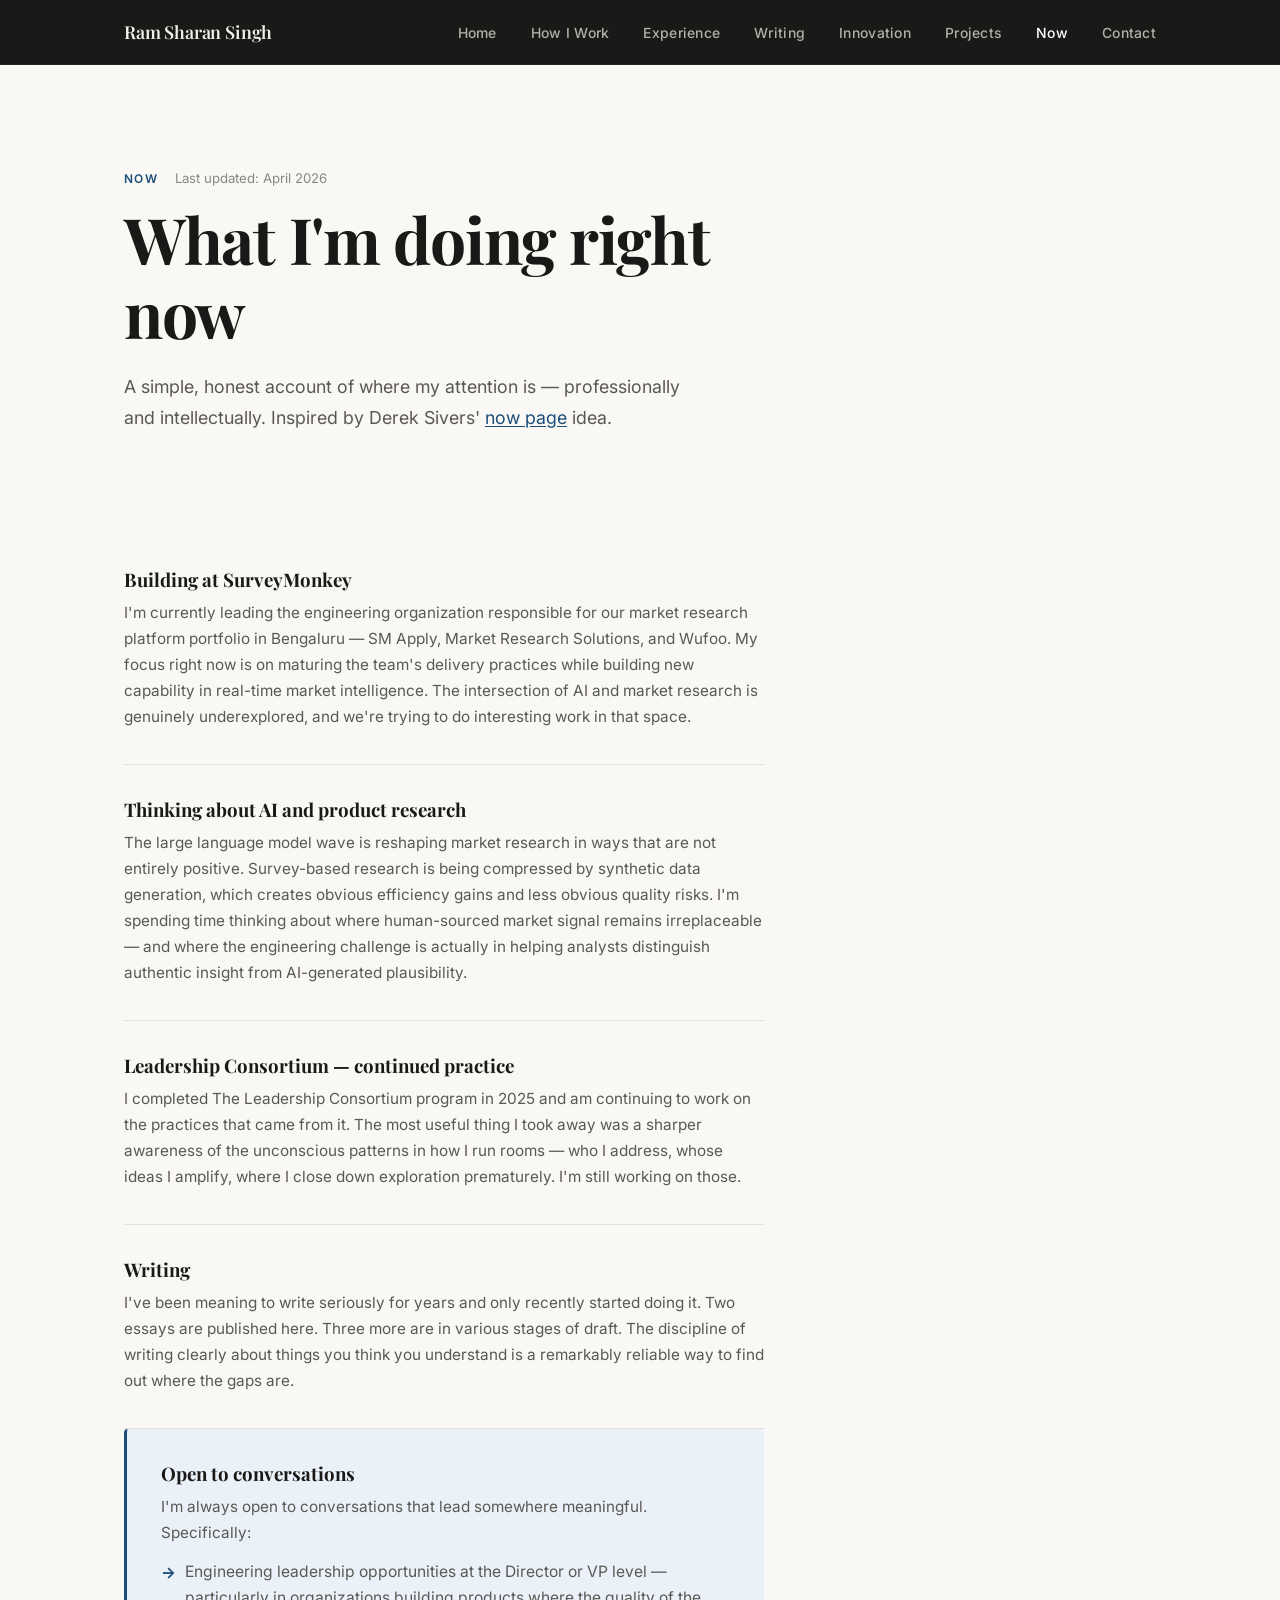
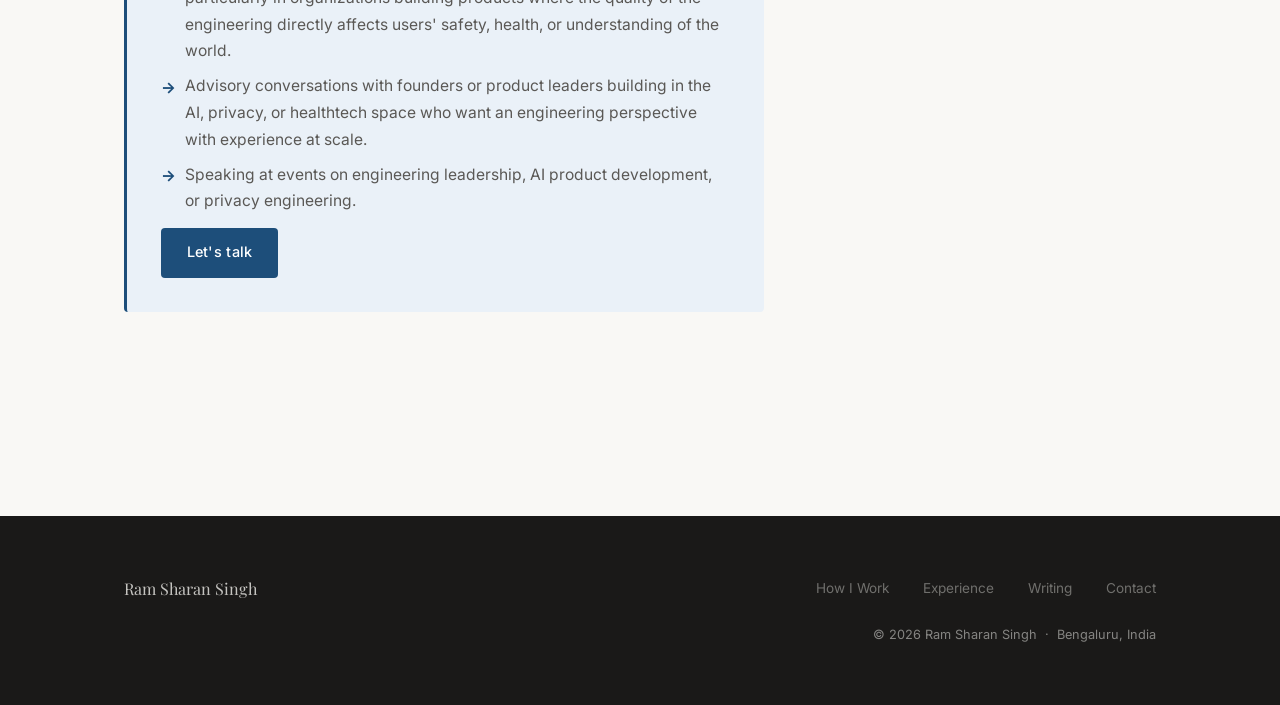
<file: now.html>
<!DOCTYPE html>
<html lang="en">
<head>
  <meta charset="UTF-8" />
  <meta name="viewport" content="width=device-width, initial-scale=1.0" />
  <title>Now — Ram Sharan Singh | Current Focus &amp; Open To</title>
  <meta name="description" content="What Ram Sharan Singh is currently working on at SurveyMonkey, thinking about in AI and market research, and open to — engineering leadership roles, advisory conversations, and speaking." />
  <meta name="author" content="Ram Sharan Singh" />
  <meta name="robots" content="index, follow" />
  <meta name="keywords" content="Ram Sharan Singh, engineering leader available, VP engineering India, engineering leadership opportunities, SurveyMonkey engineering" />

  <!-- Open Graph -->
  <meta property="og:type" content="website" />
  <meta property="og:url" content="https://ramsharans.com/now.html" />
  <meta property="og:site_name" content="Ram Sharan Singh" />
  <meta property="og:title" content="Now — Ram Sharan Singh" />
  <meta property="og:description" content="What I'm currently working on, thinking about, and open to — engineering leadership at SurveyMonkey and beyond." />
  <meta property="og:image" content="https://ramsharans.com/images/photo.png" />
  <meta property="og:image:alt" content="Ram Sharan Singh — Senior Engineering Leader" />

  <link rel="canonical" href="https://ramsharans.com/now.html" />
  <!-- Favicon -->
  <link rel="icon" type="image/svg+xml" href="images/favicon.svg" />
  <!-- Theme colour for mobile browsers -->
  <meta name="theme-color" content="#1D4E7A" />

  <link rel="stylesheet" href="css/main.css" />

  <!-- Google Analytics -->
  <script async src="https://www.googletagmanager.com/gtag/js?id=G-N9EWBCT1ZE"></script>
  <script>
    window.dataLayer = window.dataLayer || [];
    function gtag(){dataLayer.push(arguments);}
    gtag('js', new Date());
    gtag('config', 'G-N9EWBCT1ZE');
  </script>
</head>
<body>

  <nav class="nav" role="navigation" aria-label="Main navigation">
    <div class="nav-inner">
      <a href="index.html" class="nav-brand">Ram Sharan Singh</a>
      <button class="nav-toggle" aria-label="Toggle menu" aria-expanded="false">
        <span></span><span></span><span></span>
      </button>
      <ul class="nav-links" role="list">
        <li><a href="index.html">Home</a></li>
        <li><a href="how-i-work.html">How I Work</a></li>
        <li><a href="experience.html">Experience</a></li>
        <li><a href="writing.html">Writing</a></li>
        <li><a href="innovation.html">Innovation</a></li>
        <li><a href="projects.html">Projects</a></li>
        <li><a href="now.html">Now</a></li>
        <li><a href="contact.html">Contact</a></li>
      </ul>
    </div>
  </nav>

  <main>

    <!-- PAGE HEADER -->
    <section class="section">
      <div class="container">

        <div style="display:flex; align-items:baseline; gap:1rem; margin-bottom:0.75rem; flex-wrap:wrap;">
          <span class="eyebrow" style="margin:0;">Now</span>
          <!-- Customize: update this date when you refresh the page -->
          <span style="font-size:0.78rem; color:var(--text-muted);">Last updated: April 2026</span>
        </div>

        <h1 style="max-width:600px; letter-spacing:-0.02em; line-height:1.15; margin-bottom:1.25rem;">
          What I'm doing right now
        </h1>
        <p style="max-width:560px; font-size:1.05rem; color:var(--text-secondary); line-height:1.75;">
          A simple, honest account of where my attention is — professionally and intellectually.
          Inspired by Derek Sivers'
          <a href="https://nownownow.com/about" target="_blank" rel="noopener noreferrer"
             style="color:var(--accent); text-decoration:underline; text-underline-offset:2px;">
            now page</a> idea.
        </p>

      </div>
    </section>

    <!-- ============================================================
         NOW CONTENT
         Customize: update these sections regularly to keep the page fresh
         ============================================================ -->
    <section class="section" style="padding-top:0;">
      <div class="container">
        <div class="now-section">

          <div class="now-item">
            <h3>Building at SurveyMonkey</h3>
            <p>
              I'm currently leading the engineering organization responsible for our market
              research platform portfolio in Bengaluru — SM Apply, Market Research Solutions,
              and Wufoo. My focus right now is on maturing the team's delivery practices while
              building new capability in real-time market intelligence. The intersection of AI
              and market research is genuinely underexplored, and we're trying to do interesting
              work in that space.
            </p>
          </div>

          <div class="now-item">
            <h3>Thinking about AI and product research</h3>
            <p>
              The large language model wave is reshaping market research in ways that are not
              entirely positive. Survey-based research is being compressed by synthetic data
              generation, which creates obvious efficiency gains and less obvious quality risks.
              I'm spending time thinking about where human-sourced market signal remains irreplaceable
              — and where the engineering challenge is actually in helping analysts distinguish
              authentic insight from AI-generated plausibility.
            </p>
          </div>

          <div class="now-item">
            <h3>Leadership Consortium — continued practice</h3>
            <p>
              I completed The Leadership Consortium program in 2025 and am continuing to work
              on the practices that came from it. The most useful thing I took away was
              a sharper awareness of the unconscious patterns in how I run rooms —
              who I address, whose ideas I amplify, where I close down exploration prematurely.
              I'm still working on those.
            </p>
          </div>

          <div class="now-item">
            <h3>Writing</h3>
            <p>
              I've been meaning to write seriously for years and only recently started doing it.
              Two essays are published here. Three more are in various stages of draft. The discipline
              of writing clearly about things you think you understand is a remarkably reliable way
              to find out where the gaps are.
            </p>
          </div>

          <!-- ============================================================
               OPEN TO — tasteful, not job-hunting
               Customize: update to reflect actual openness
               ============================================================ -->
          <div class="now-item" style="background:var(--accent-light); padding:var(--space-lg); border-radius:4px; border:none; border-left:3px solid var(--accent);">
            <h3 style="margin-bottom:0.5rem;">Open to conversations</h3>
            <p style="margin-bottom:0.75rem;">
              I'm always open to conversations that lead somewhere meaningful.
              Specifically:
            </p>
            <ul style="list-style:none; display:flex; flex-direction:column; gap:0.5rem; margin-bottom:0.75rem;">
              <li style="display:flex; gap:0.5rem; align-items:flex-start; font-size:0.92rem; color:var(--text-secondary);">
                <span style="color:var(--accent); font-weight:700; flex-shrink:0; margin-top:0.1rem;">→</span>
                Engineering leadership opportunities at the Director or VP level — particularly
                in organizations building products where the quality of the engineering directly
                affects users' safety, health, or understanding of the world.
              </li>
              <li style="display:flex; gap:0.5rem; align-items:flex-start; font-size:0.92rem; color:var(--text-secondary);">
                <span style="color:var(--accent); font-weight:700; flex-shrink:0; margin-top:0.1rem;">→</span>
                Advisory conversations with founders or product leaders building in the
                AI, privacy, or healthtech space who want an engineering perspective with
                experience at scale.
              </li>
              <li style="display:flex; gap:0.5rem; align-items:flex-start; font-size:0.92rem; color:var(--text-secondary);">
                <span style="color:var(--accent); font-weight:700; flex-shrink:0; margin-top:0.1rem;">→</span>
                Speaking at events on engineering leadership, AI product development,
                or privacy engineering.
              </li>
            </ul>
            <a href="contact.html" class="btn btn-primary" style="font-size:0.85rem;">
              Let's talk
            </a>
          </div>

        </div>
      </div>
    </section>

  </main>

  <footer class="footer" role="contentinfo">
    <div class="footer-inner">
      <span class="footer-brand">Ram Sharan Singh</span>
      <nav class="footer-links" aria-label="Footer navigation">
        <a href="how-i-work.html">How I Work</a>
        <a href="experience.html">Experience</a>
        <a href="writing.html">Writing</a>
        <a href="contact.html">Contact</a>
      </nav>
      <p class="footer-copy">&copy; 2026 Ram Sharan Singh &nbsp;·&nbsp; Bengaluru, India</p>
    </div>
  </footer>

  <script src="js/nav.js"></script>
</body>
</html>
</file>
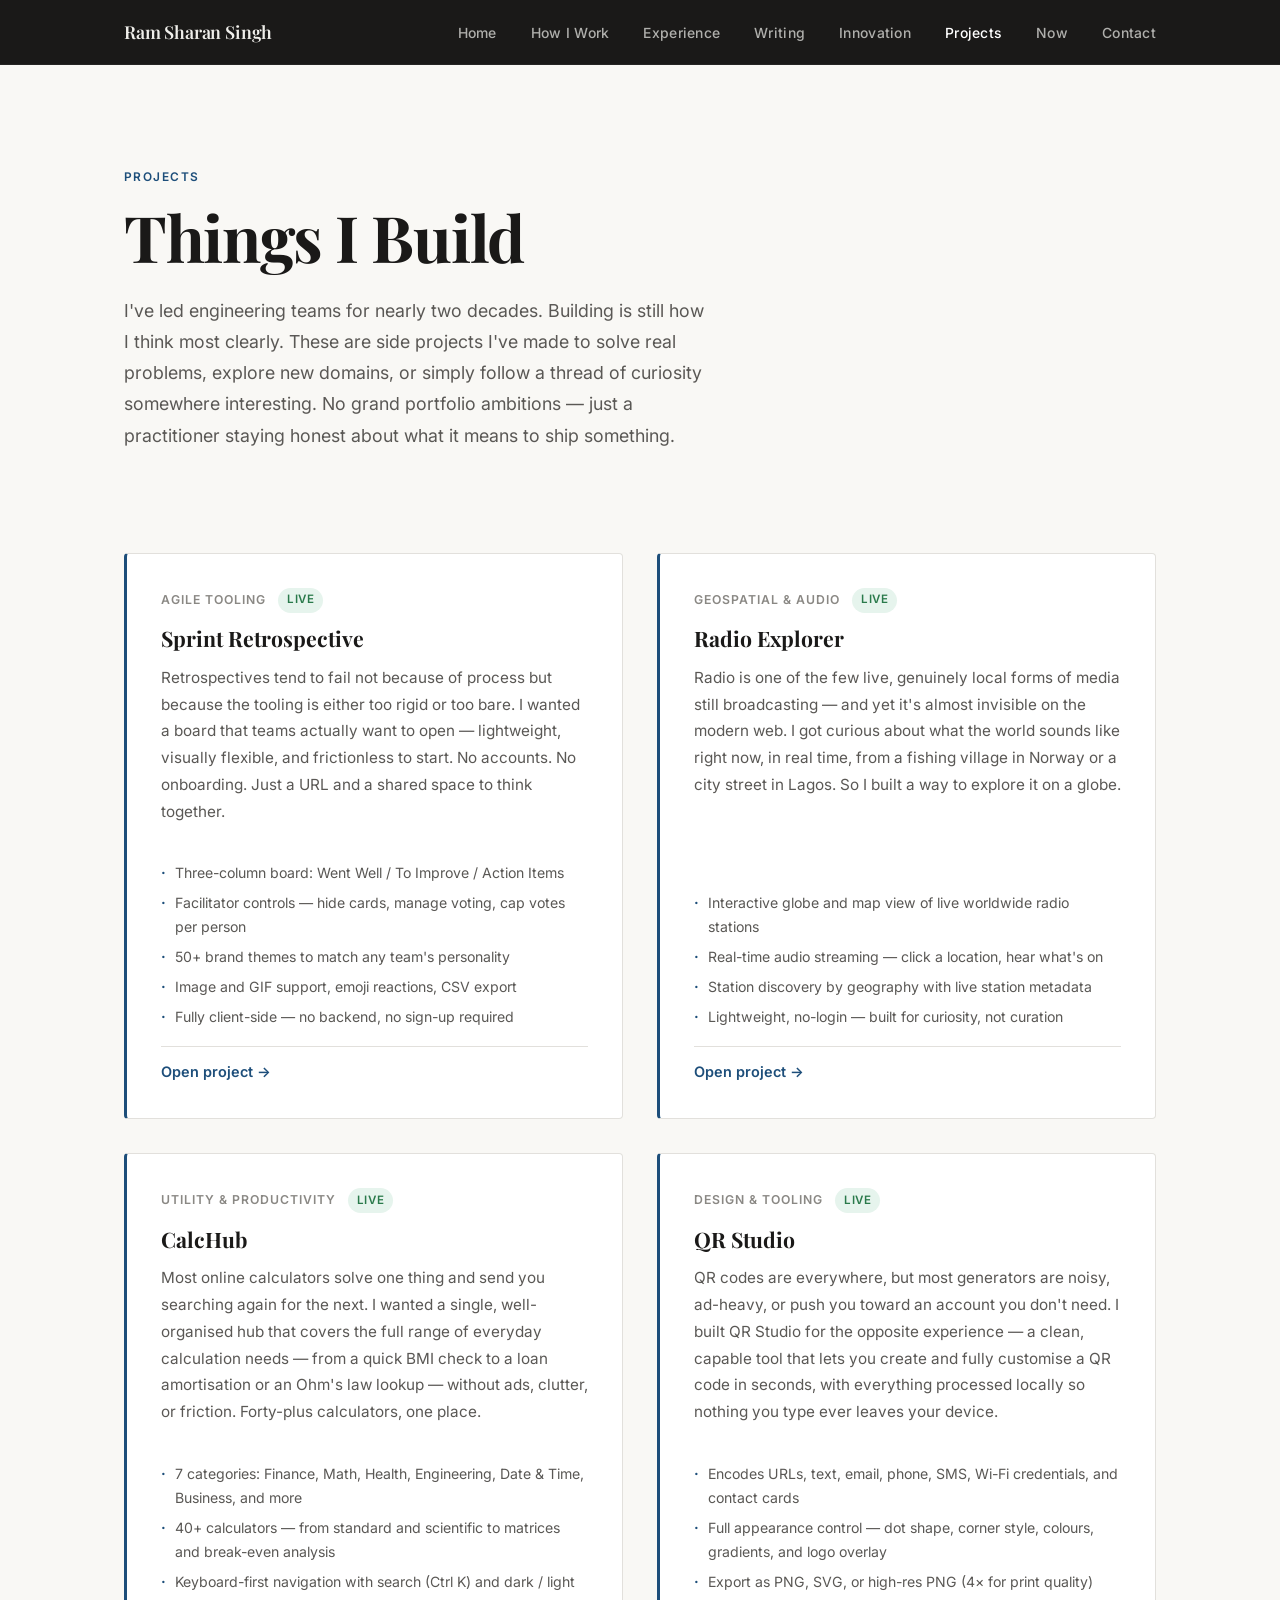
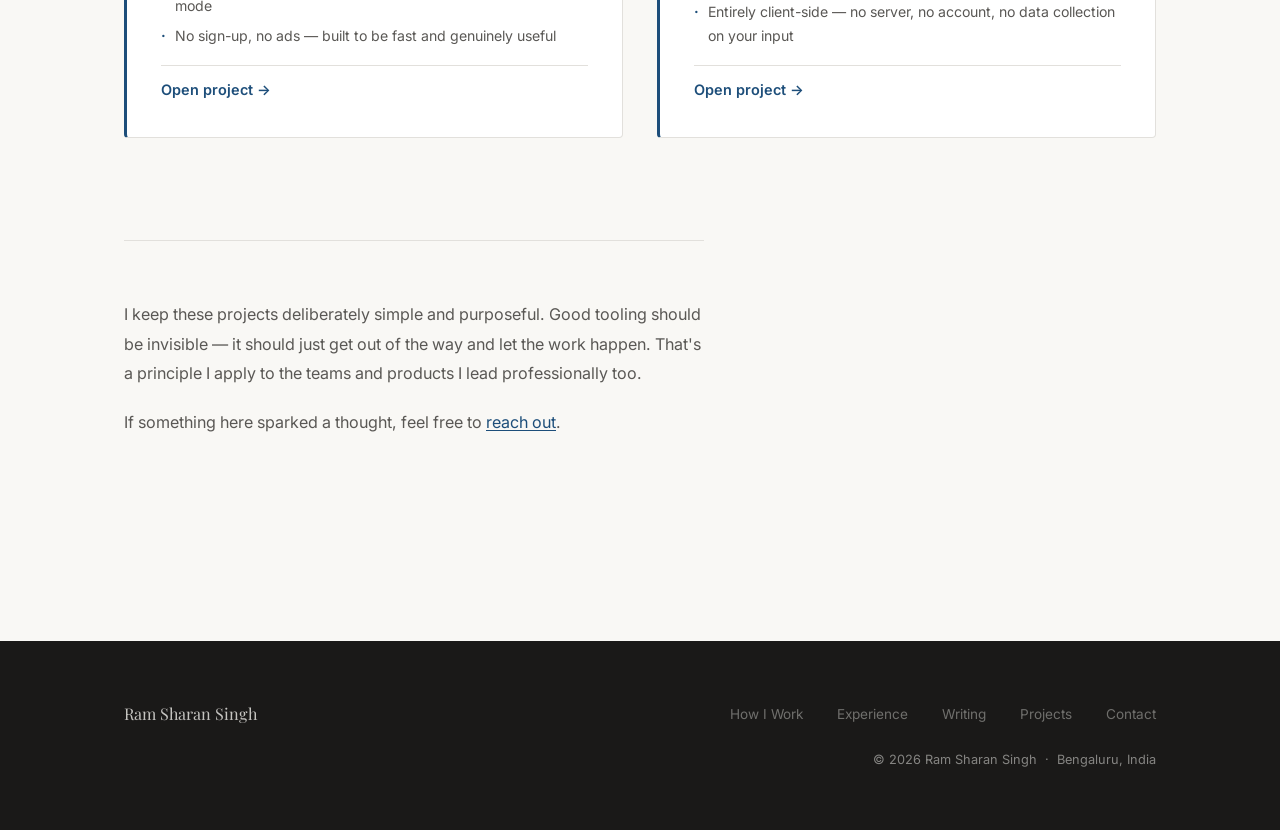
<file: projects.html>
<!DOCTYPE html>
<html lang="en">
<head>
  <meta charset="UTF-8" />
  <meta name="viewport" content="width=device-width, initial-scale=1.0" />
  <title>Projects — Ram Sharan Singh | Things I Build</title>
  <meta name="description" content="Side projects built by Ram Sharan Singh — a Sprint Retrospective tool for engineering teams and Radio Explorer, an interactive globe for discovering live radio stations worldwide." />
  <meta name="author" content="Ram Sharan Singh" />
  <meta name="robots" content="index, follow" />
  <meta name="keywords" content="Ram Sharan Singh projects, sprint retrospective tool, radio explorer, engineering side projects, agile tooling, engineering leader builds" />

  <!-- Open Graph -->
  <meta property="og:type" content="website" />
  <meta property="og:url" content="https://ramsharans.com/projects.html" />
  <meta property="og:site_name" content="Ram Sharan Singh" />
  <meta property="og:title" content="Projects — Ram Sharan Singh" />
  <meta property="og:description" content="Things I build to stay curious and sharp — a Sprint Retrospective tool and a world radio explorer." />
  <meta property="og:image" content="https://ramsharans.com/images/photo.png" />
  <meta property="og:image:alt" content="Ram Sharan Singh — Senior Engineering Leader" />
  <meta property="og:locale" content="en_IN" />

  <!-- Canonical -->
  <link rel="canonical" href="https://ramsharans.com/projects.html" />

  <!-- Favicon -->
  <link rel="icon" type="image/svg+xml" href="images/favicon.svg" />
  <!-- Theme colour for mobile browsers -->
  <meta name="theme-color" content="#1D4E7A" />

  <link rel="stylesheet" href="css/main.css" />

  <!-- Google Analytics -->
  <script async src="https://www.googletagmanager.com/gtag/js?id=G-N9EWBCT1ZE"></script>
  <script>
    window.dataLayer = window.dataLayer || [];
    function gtag(){dataLayer.push(arguments);}
    gtag('js', new Date());
    gtag('config', 'G-N9EWBCT1ZE');
  </script>
</head>
<body>

  <nav class="nav" role="navigation" aria-label="Main navigation">
    <div class="nav-inner">
      <a href="index.html" class="nav-brand">Ram Sharan Singh</a>
      <button class="nav-toggle" aria-label="Toggle menu" aria-expanded="false">
        <span></span><span></span><span></span>
      </button>
      <ul class="nav-links" role="list">
        <li><a href="index.html">Home</a></li>
        <li><a href="how-i-work.html">How I Work</a></li>
        <li><a href="experience.html">Experience</a></li>
        <li><a href="writing.html">Writing</a></li>
        <li><a href="innovation.html">Innovation</a></li>
        <li><a href="projects.html" class="active">Projects</a></li>
        <li><a href="now.html">Now</a></li>
        <li><a href="contact.html">Contact</a></li>
      </ul>
    </div>
  </nav>

  <main>

    <!-- PAGE HEADER -->
    <section class="section">
      <div class="container">
        <span class="eyebrow">Projects</span>
        <h1 style="max-width:620px; letter-spacing:-0.02em; line-height:1.15; margin-bottom:1.25rem;">
          Things I Build
        </h1>
        <p style="max-width:580px; font-size:1.05rem; color:var(--text-secondary); line-height:1.75;">
          I've led engineering teams for nearly two decades. Building is still how I think most
          clearly. These are side projects I've made to solve real problems, explore new domains,
          or simply follow a thread of curiosity somewhere interesting. No grand portfolio
          ambitions — just a practitioner staying honest about what it means to ship something.
        </p>
      </div>
    </section>

    <!-- PROJECT CARDS -->
    <section class="section" style="padding-top:0;">
      <div class="container">
        <div class="project-grid">

          <!-- ============================================================
               PROJECT 1: Sprint Retrospective
               ============================================================ -->
          <article class="project-card">
            <div class="project-card-meta">
              <span class="project-label">Agile Tooling</span>
              <span class="project-status">Live</span>
            </div>

            <h3>Sprint Retrospective</h3>

            <p>
              Retrospectives tend to fail not because of process but because the tooling is either
              too rigid or too bare. I wanted a board that teams actually want to open — lightweight,
              visually flexible, and frictionless to start. No accounts. No onboarding. Just a URL
              and a shared space to think together.
            </p>

            <ul class="project-features">
              <li>Three-column board: Went Well / To Improve / Action Items</li>
              <li>Facilitator controls — hide cards, manage voting, cap votes per person</li>
              <li>50+ brand themes to match any team's personality</li>
              <li>Image and GIF support, emoji reactions, CSV export</li>
              <li>Fully client-side — no backend, no sign-up required</li>
            </ul>

            <a href="https://sprint.rathore.club/" class="project-link"
               target="_blank" rel="noopener noreferrer">
              Open project &rarr;
            </a>
          </article>

          <!-- ============================================================
               PROJECT 2: Radio Explorer
               ============================================================ -->
          <article class="project-card">
            <div class="project-card-meta">
              <span class="project-label">Geospatial &amp; Audio</span>
              <span class="project-status">Live</span>
            </div>

            <h3>Radio Explorer</h3>

            <p>
              Radio is one of the few live, genuinely local forms of media still broadcasting —
              and yet it's almost invisible on the modern web. I got curious about what the world
              sounds like right now, in real time, from a fishing village in Norway or a city street
              in Lagos. So I built a way to explore it on a globe.
            </p>

            <ul class="project-features">
              <li>Interactive globe and map view of live worldwide radio stations</li>
              <li>Real-time audio streaming — click a location, hear what's on</li>
              <li>Station discovery by geography with live station metadata</li>
              <li>Lightweight, no-login — built for curiosity, not curation</li>
            </ul>

            <a href="https://radio.rathore.club/" class="project-link"
               target="_blank" rel="noopener noreferrer">
              Open project &rarr;
            </a>
          </article>

          <!-- ============================================================
               PROJECT 3: CalcHub
               ============================================================ -->
          <article class="project-card">
            <div class="project-card-meta">
              <span class="project-label">Utility &amp; Productivity</span>
              <span class="project-status">Live</span>
            </div>

            <h3>CalcHub</h3>

            <p>
              Most online calculators solve one thing and send you searching again for the next.
              I wanted a single, well-organised hub that covers the full range of everyday
              calculation needs — from a quick BMI check to a loan amortisation or an Ohm's law
              lookup — without ads, clutter, or friction. Forty-plus calculators, one place.
            </p>

            <ul class="project-features">
              <li>7 categories: Finance, Math, Health, Engineering, Date &amp; Time, Business, and more</li>
              <li>40+ calculators — from standard and scientific to matrices and break-even analysis</li>
              <li>Keyboard-first navigation with search (Ctrl&nbsp;K) and dark / light mode</li>
              <li>No sign-up, no ads — built to be fast and genuinely useful</li>
            </ul>

            <a href="https://calc.rathore.club/" class="project-link"
               target="_blank" rel="noopener noreferrer">
              Open project &rarr;
            </a>
          </article>

          <!-- ============================================================
               PROJECT 4: QR Studio
               ============================================================ -->
          <article class="project-card">
            <div class="project-card-meta">
              <span class="project-label">Design &amp; Tooling</span>
              <span class="project-status">Live</span>
            </div>

            <h3>QR Studio</h3>

            <p>
              QR codes are everywhere, but most generators are noisy, ad-heavy, or push you
              toward an account you don't need. I built QR Studio for the opposite experience —
              a clean, capable tool that lets you create and fully customise a QR code in seconds,
              with everything processed locally so nothing you type ever leaves your device.
            </p>

            <ul class="project-features">
              <li>Encodes URLs, text, email, phone, SMS, Wi-Fi credentials, and contact cards</li>
              <li>Full appearance control — dot shape, corner style, colours, gradients, and logo overlay</li>
              <li>Export as PNG, SVG, or high-res PNG (4× for print quality)</li>
              <li>Entirely client-side — no server, no account, no data collection on your input</li>
            </ul>

            <a href="https://qr.rathore.club/" class="project-link"
               target="_blank" rel="noopener noreferrer">
              Open project &rarr;
            </a>
          </article>

          <!-- Add new <article class="project-card"> blocks here for future projects -->

        </div>
      </div>
    </section>

    <!-- CLOSING NOTE -->
    <section class="section" style="padding-top:0; padding-bottom:var(--space-2xl);">
      <div class="container">
        <div style="max-width:580px; padding-top:var(--space-xl); border-top:1px solid var(--border);">
          <p style="font-size:0.95rem; color:var(--text-secondary); line-height:1.8;">
            I keep these projects deliberately simple and purposeful. Good tooling should be
            invisible — it should just get out of the way and let the work happen. That's a
            principle I apply to the teams and products I lead professionally too.
          </p>
          <p style="font-size:0.95rem; color:var(--text-secondary); line-height:1.8; margin-top:0.75rem;">
            If something here sparked a thought, feel free to
            <a href="contact.html" style="color:var(--accent); text-decoration:underline; text-underline-offset:2px;">reach out</a>.
          </p>
        </div>
      </div>
    </section>

  </main>

  <footer class="footer" role="contentinfo">
    <div class="footer-inner">
      <span class="footer-brand">Ram Sharan Singh</span>
      <nav class="footer-links" aria-label="Footer navigation">
        <a href="how-i-work.html">How I Work</a>
        <a href="experience.html">Experience</a>
        <a href="writing.html">Writing</a>
        <a href="projects.html">Projects</a>
        <a href="contact.html">Contact</a>
      </nav>
      <p class="footer-copy">&copy; 2026 Ram Sharan Singh &nbsp;·&nbsp; Bengaluru, India</p>
    </div>
  </footer>

  <script src="js/nav.js"></script>
</body>
</html>
</file>
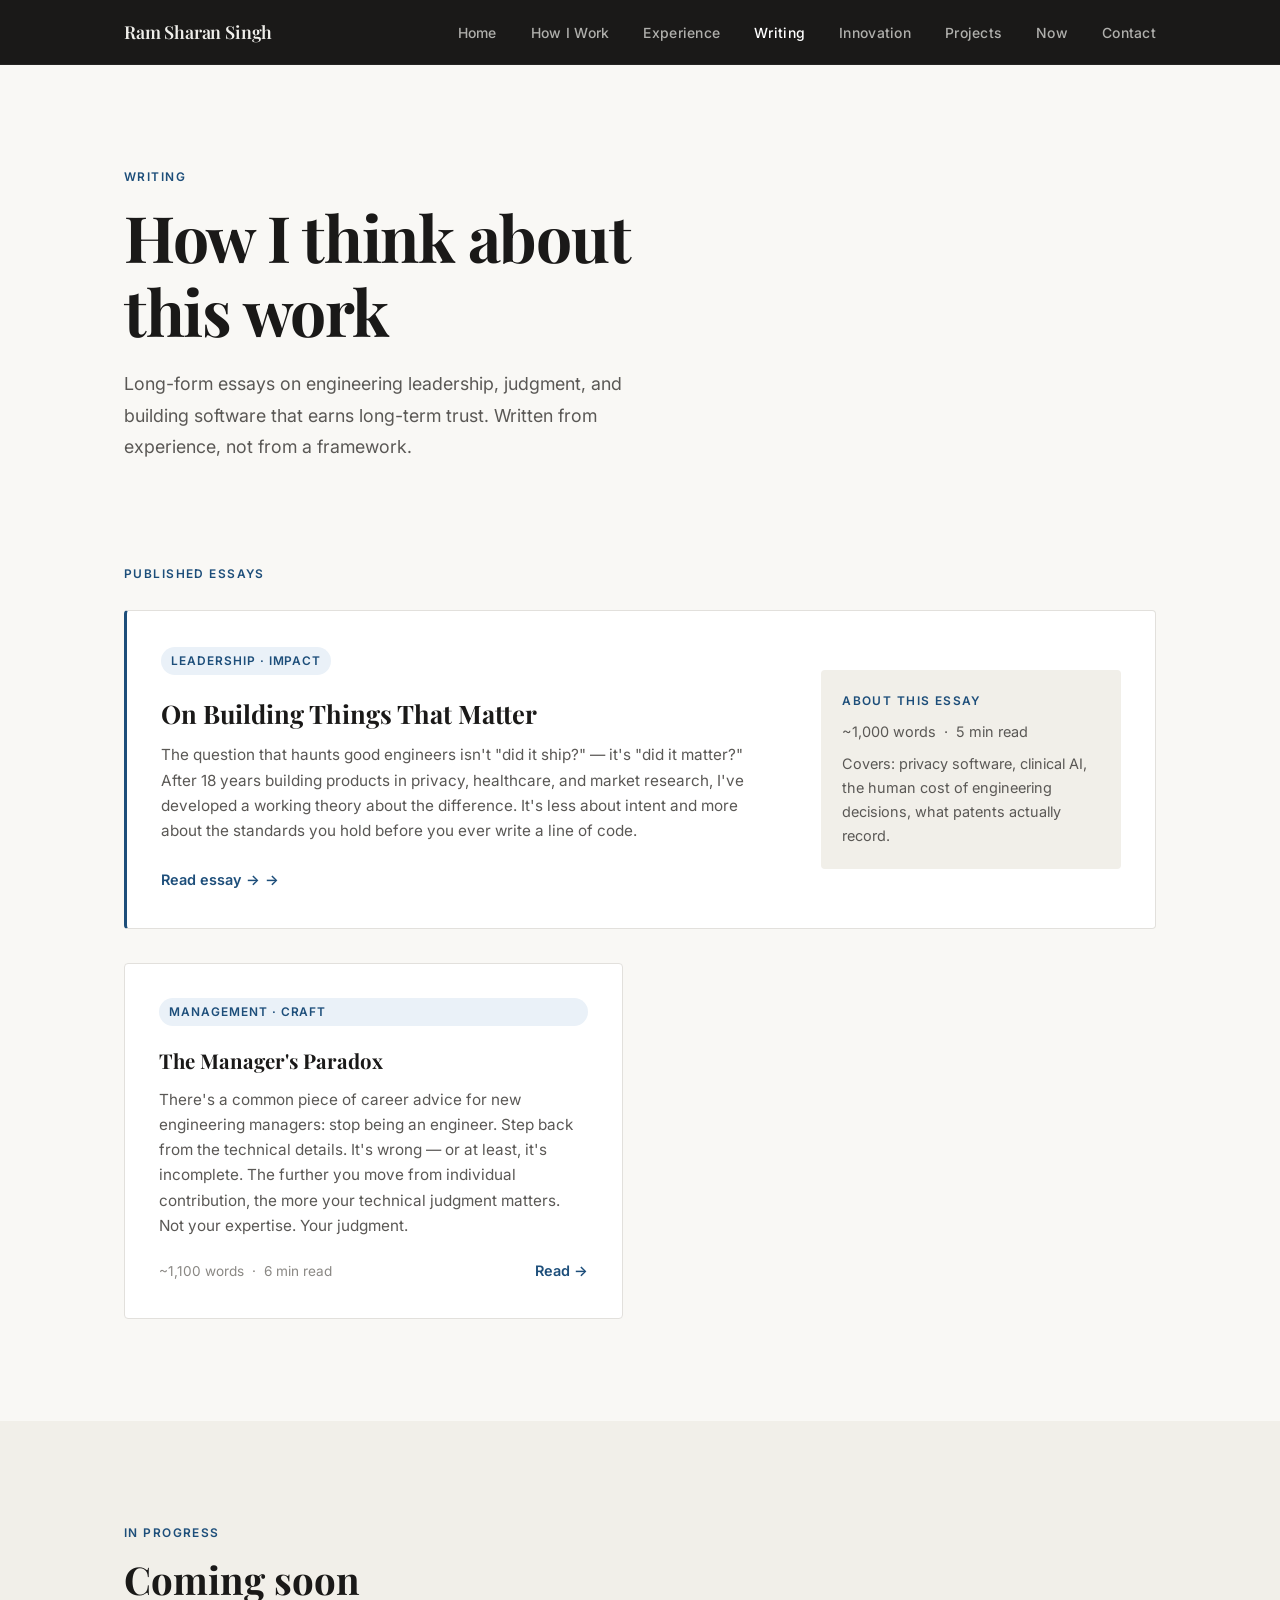
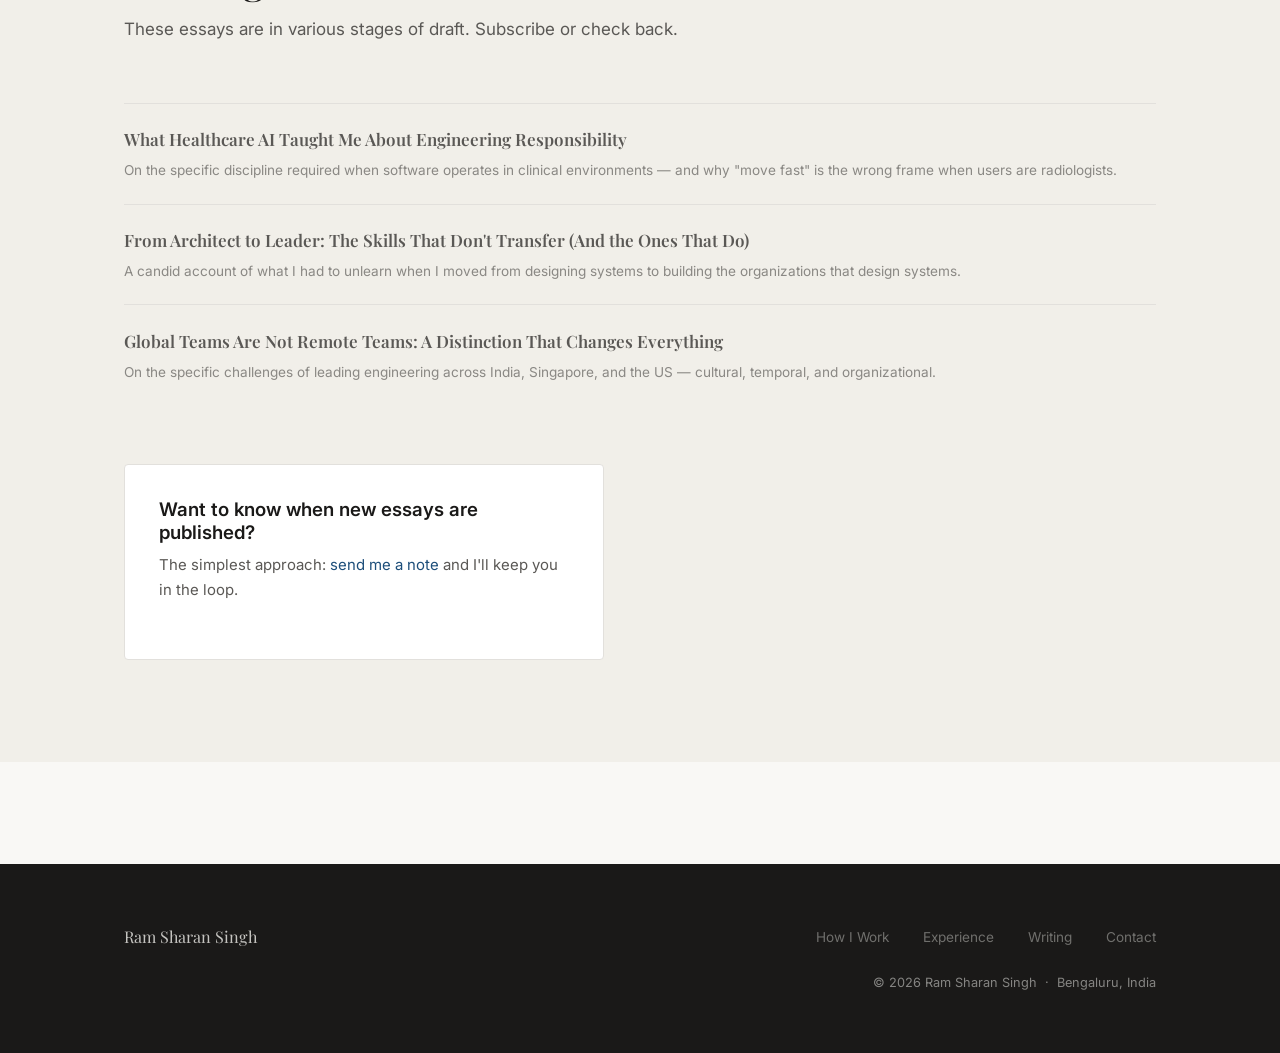
<file: writing.html>
<!DOCTYPE html>
<html lang="en">
<head>
  <meta charset="UTF-8" />
  <meta name="viewport" content="width=device-width, initial-scale=1.0" />
  <title>Writing — Ram Sharan Singh | Engineering Leadership Essays</title>
  <meta name="description" content="Long-form essays on engineering leadership, AI product development, privacy, and building software that earns trust. Written from 18 years of experience by Ram Sharan Singh." />
  <meta name="author" content="Ram Sharan Singh" />
  <meta name="robots" content="index, follow" />
  <meta name="keywords" content="engineering leadership essays, technical leadership writing, software engineering blog, Ram Sharan Singh writing, AI product development" />

  <!-- Open Graph -->
  <meta property="og:type" content="website" />
  <meta property="og:url" content="https://ramsharans.com/writing.html" />
  <meta property="og:site_name" content="Ram Sharan Singh" />
  <meta property="og:title" content="Writing — Ram Sharan Singh" />
  <meta property="og:description" content="Long-form essays on engineering leadership, AI, privacy, and building software that earns long-term trust." />
  <meta property="og:image" content="https://ramsharans.com/images/photo.png" />
  <meta property="og:image:alt" content="Ram Sharan Singh — Senior Engineering Leader" />

  <link rel="canonical" href="https://ramsharans.com/writing.html" />
  <!-- Favicon -->
  <link rel="icon" type="image/svg+xml" href="images/favicon.svg" />
  <!-- Theme colour for mobile browsers -->
  <meta name="theme-color" content="#1D4E7A" />

  <link rel="stylesheet" href="css/main.css" />

  <!-- Google Analytics -->
  <script async src="https://www.googletagmanager.com/gtag/js?id=G-N9EWBCT1ZE"></script>
  <script>
    window.dataLayer = window.dataLayer || [];
    function gtag(){dataLayer.push(arguments);}
    gtag('js', new Date());
    gtag('config', 'G-N9EWBCT1ZE');
  </script>
</head>
<body>

  <nav class="nav" role="navigation" aria-label="Main navigation">
    <div class="nav-inner">
      <a href="index.html" class="nav-brand">Ram Sharan Singh</a>
      <button class="nav-toggle" aria-label="Toggle menu" aria-expanded="false">
        <span></span><span></span><span></span>
      </button>
      <ul class="nav-links" role="list">
        <li><a href="index.html">Home</a></li>
        <li><a href="how-i-work.html">How I Work</a></li>
        <li><a href="experience.html">Experience</a></li>
        <li><a href="writing.html">Writing</a></li>
        <li><a href="innovation.html">Innovation</a></li>
        <li><a href="projects.html">Projects</a></li>
        <li><a href="now.html">Now</a></li>
        <li><a href="contact.html">Contact</a></li>
      </ul>
    </div>
  </nav>

  <main>

    <!-- PAGE HEADER -->
    <section class="section">
      <div class="container">
        <span class="eyebrow">Writing</span>
        <h1 style="max-width:600px; letter-spacing:-0.02em; line-height:1.15; margin-bottom:1.25rem;">
          How I think about this work
        </h1>
        <p style="max-width:540px; font-size:1.05rem; color:var(--text-secondary); line-height:1.75;">
          Long-form essays on engineering leadership, judgment, and building
          software that earns long-term trust. Written from experience, not from a framework.
        </p>
      </div>
    </section>

    <!-- ============================================================
         FEATURED ESSAYS — fully written
         ============================================================ -->
    <section class="section" style="padding-top:0;">
      <div class="container">

        <span class="eyebrow" style="margin-bottom:1.5rem; display:block;">Published Essays</span>

        <div class="writing-grid">

          <!-- Essay 1 - featured / full width -->
          <a href="writing/on-building-things-that-matter.html"
             class="writing-card featured"
             style="text-decoration:none; color:inherit;">
            <div>
              <span class="writing-tag">Leadership · Impact</span>
              <h3 style="font-size:1.5rem; margin: 0.5rem 0 0.75rem;">
                On Building Things That Matter
              </h3>
              <p>
                The question that haunts good engineers isn't "did it ship?" — it's
                "did it matter?" After 18 years building products in privacy, healthcare,
                and market research, I've developed a working theory about the difference.
                It's less about intent and more about the standards you hold before you
                ever write a line of code.
              </p>
              <span class="btn-ghost" style="display:inline-flex; align-items:center; gap:.3rem; font-size:.85rem; font-weight:600; color:var(--accent);">
                Read essay <span style="transition:transform 200ms ease; display:inline-block;">→</span>
              </span>
            </div>
            <div style="display:flex; flex-direction:column; gap:0.5rem; padding:1.25rem; background:var(--bg-alt); border-radius:4px;">
              <span class="eyebrow" style="margin:0;">About this essay</span>
              <p style="font-size:0.85rem; color:var(--text-secondary); margin:0;">~1,000 words &nbsp;·&nbsp; 5 min read</p>
              <p style="font-size:0.85rem; color:var(--text-secondary); margin:0;">
                Covers: privacy software, clinical AI, the human cost of engineering decisions,
                what patents actually record.
              </p>
            </div>
          </a>

          <!-- Essay 2 -->
          <a href="writing/the-managers-paradox.html"
             class="writing-card"
             style="text-decoration:none; color:inherit;">
            <span class="writing-tag">Management · Craft</span>
            <h3 style="margin: 0.5rem 0 0.75rem;">The Manager's Paradox</h3>
            <p>
              There's a common piece of career advice for new engineering managers:
              stop being an engineer. Step back from the technical details.
              It's wrong — or at least, it's incomplete. The further you move from
              individual contribution, the more your technical judgment matters.
              Not your expertise. Your judgment.
            </p>
            <div style="margin-top:auto; display:flex; align-items:center; justify-content:space-between; font-size:0.8rem; color:var(--text-muted);">
              <span>~1,100 words &nbsp;·&nbsp; 6 min read</span>
              <span style="color:var(--accent); font-weight:600; font-size:.85rem;">Read →</span>
            </div>
          </a>

        </div>
      </div>
    </section>

    <!-- ============================================================
         ARTICLE STUBS — planned writing
         Customize: titles and brief descriptors
         ============================================================ -->
    <section class="section section-alt">
      <div class="container">

        <div class="section-header">
          <span class="eyebrow">In Progress</span>
          <h2>Coming soon</h2>
          <p>These essays are in various stages of draft. Subscribe or check back.</p>
        </div>

        <div style="display:flex; flex-direction:column;">

          <div class="writing-stub">
            <span class="writing-stub-title">
              What Healthcare AI Taught Me About Engineering Responsibility
            </span>
            <span class="writing-stub-note">
              On the specific discipline required when software operates in clinical environments —
              and why "move fast" is the wrong frame when users are radiologists.
            </span>
          </div>

          <div class="writing-stub">
            <span class="writing-stub-title">
              From Architect to Leader: The Skills That Don't Transfer (And the Ones That Do)
            </span>
            <span class="writing-stub-note">
              A candid account of what I had to unlearn when I moved from designing systems
              to building the organizations that design systems.
            </span>
          </div>

          <div class="writing-stub">
            <span class="writing-stub-title">
              Global Teams Are Not Remote Teams: A Distinction That Changes Everything
            </span>
            <span class="writing-stub-note">
              On the specific challenges of leading engineering across India, Singapore,
              and the US — cultural, temporal, and organizational.
            </span>
          </div>

        </div>

        <!-- Notify CTA -->
        <div style="margin-top: var(--space-xl); padding: var(--space-lg); background: var(--surface); border: 1px solid var(--border); border-radius: 4px; max-width: 480px;">
          <h4 style="margin-bottom:0.5rem;">Want to know when new essays are published?</h4>
          <p style="font-size:0.88rem; color:var(--text-secondary); margin-bottom:var(--space-md);">
            <!-- Customize: add your newsletter or contact link -->
            The simplest approach: <a href="contact.html" style="color:var(--accent);">send me a note</a>
            and I'll keep you in the loop.
          </p>
        </div>

      </div>
    </section>

  </main>

  <footer class="footer" role="contentinfo">
    <div class="footer-inner">
      <span class="footer-brand">Ram Sharan Singh</span>
      <nav class="footer-links" aria-label="Footer navigation">
        <a href="how-i-work.html">How I Work</a>
        <a href="experience.html">Experience</a>
        <a href="writing.html">Writing</a>
        <a href="contact.html">Contact</a>
      </nav>
      <p class="footer-copy">&copy; 2026 Ram Sharan Singh &nbsp;·&nbsp; Bengaluru, India</p>
    </div>
  </footer>

  <script src="js/nav.js"></script>
</body>
</html>
</file>
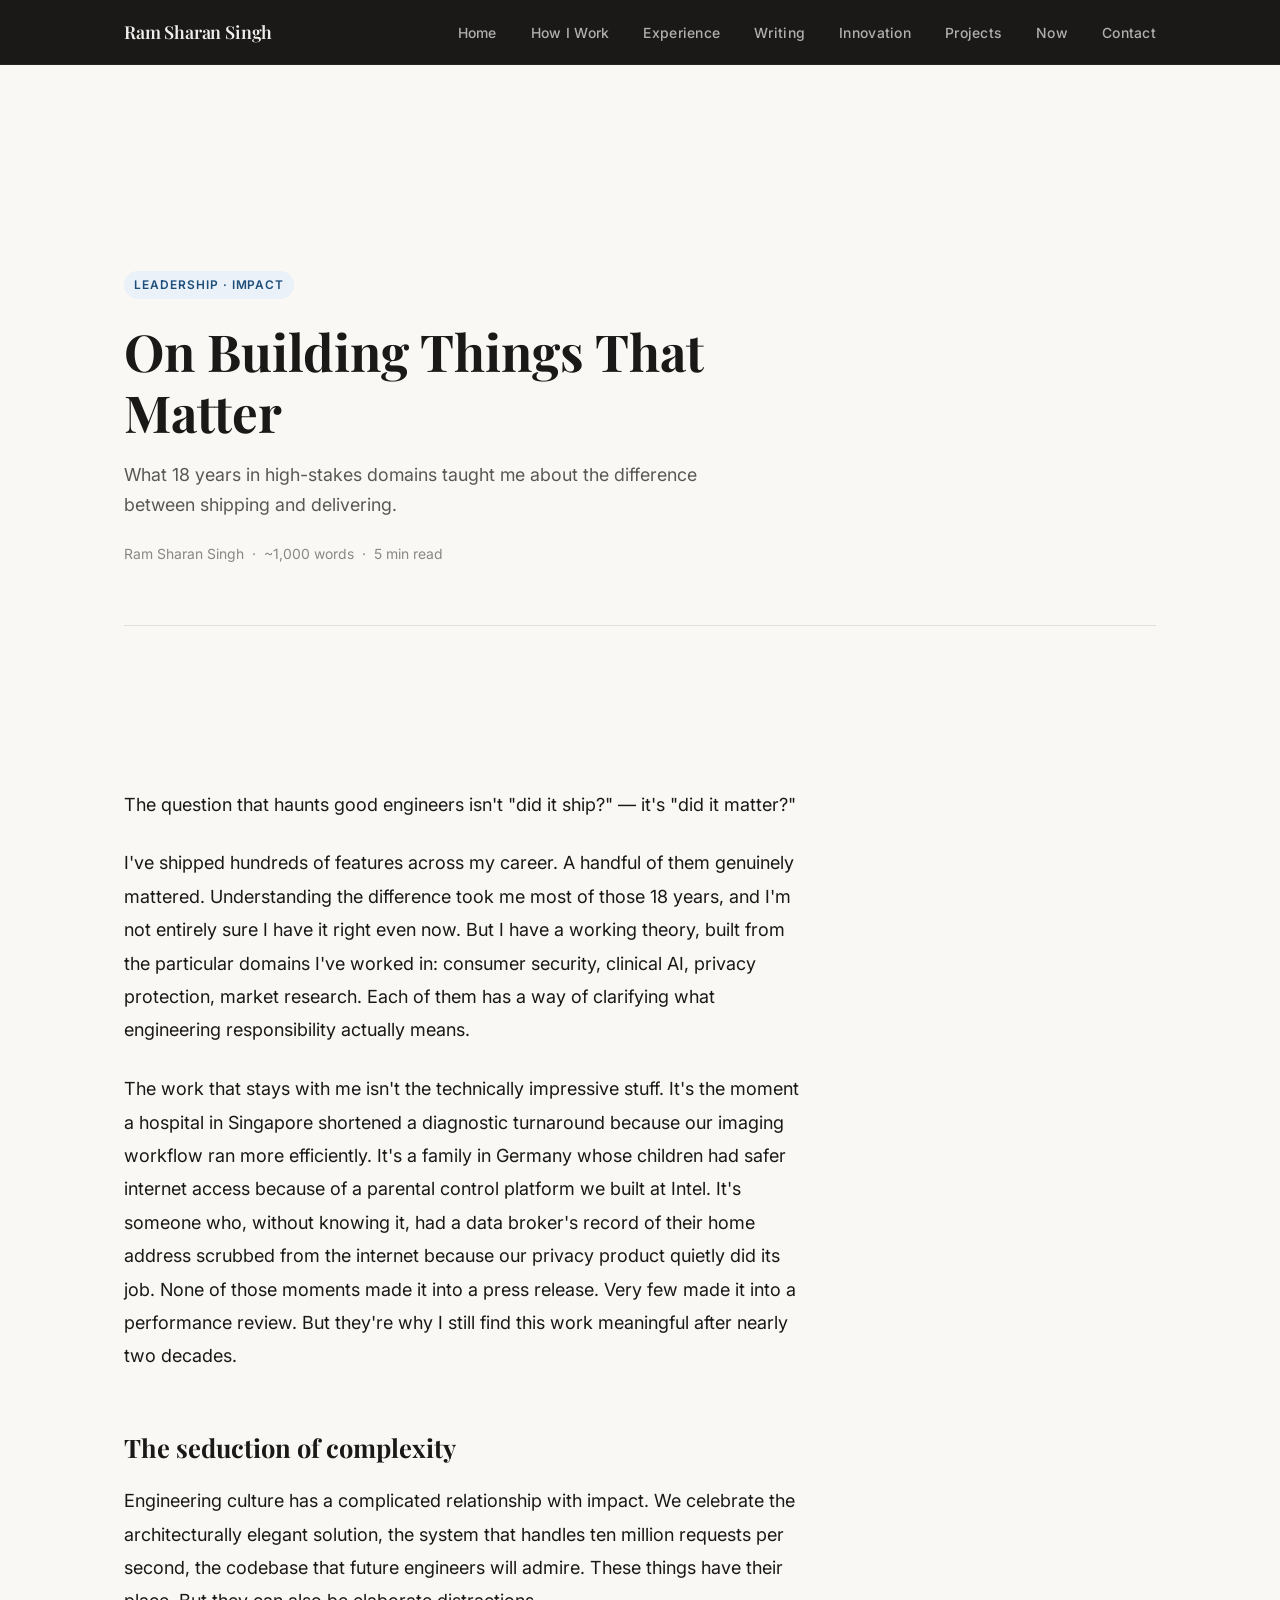
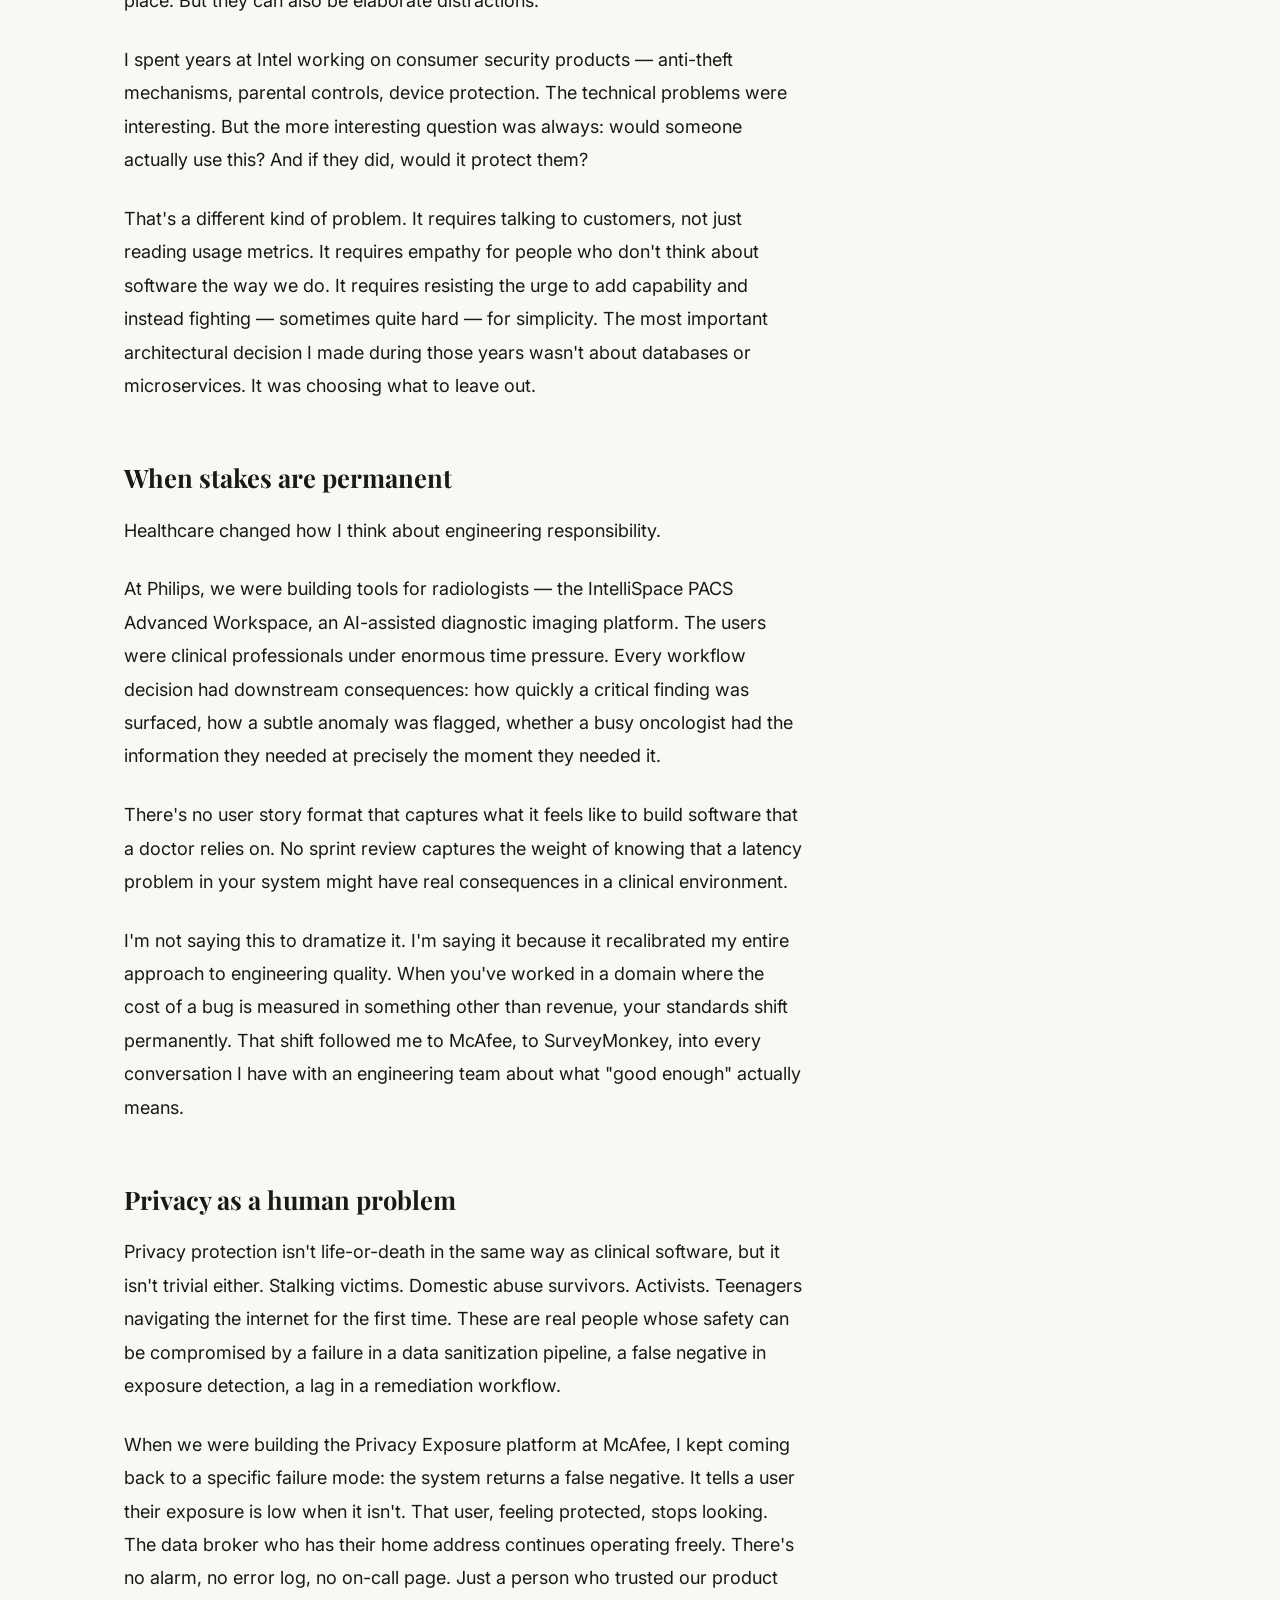
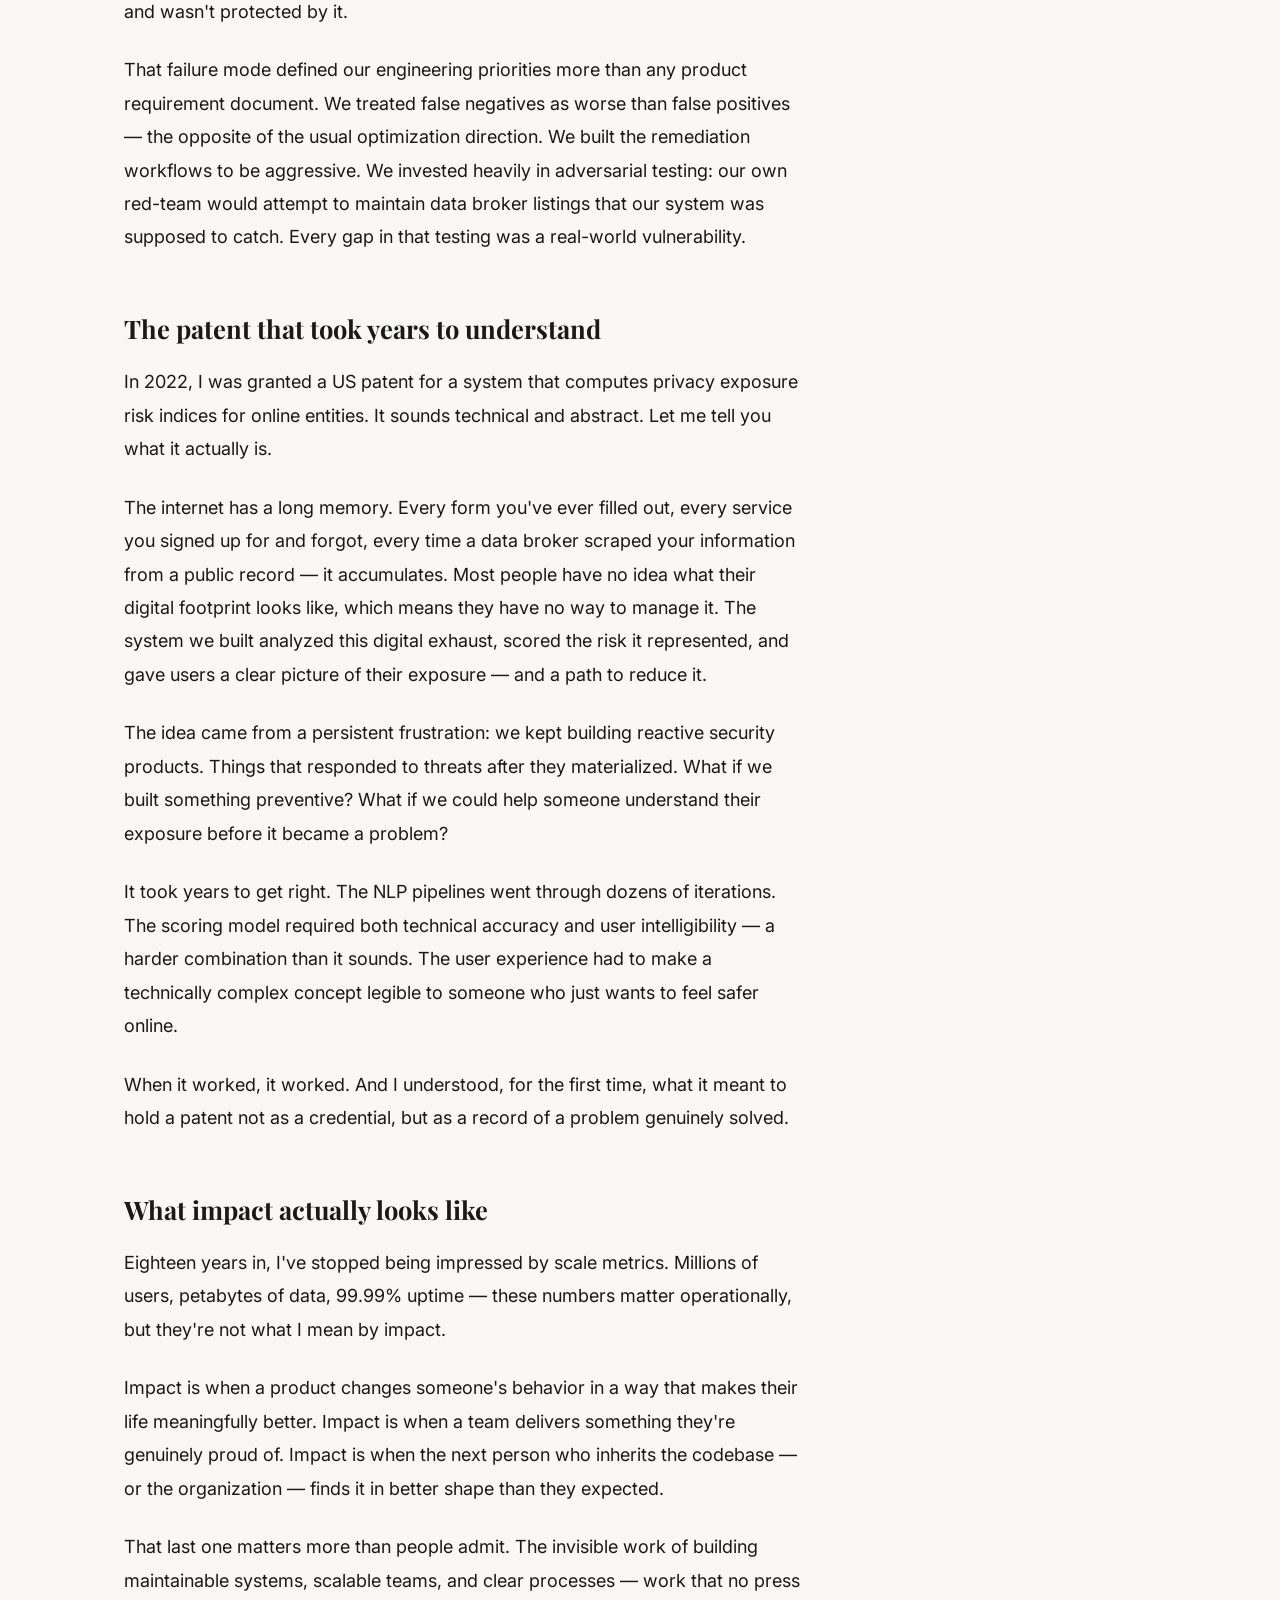
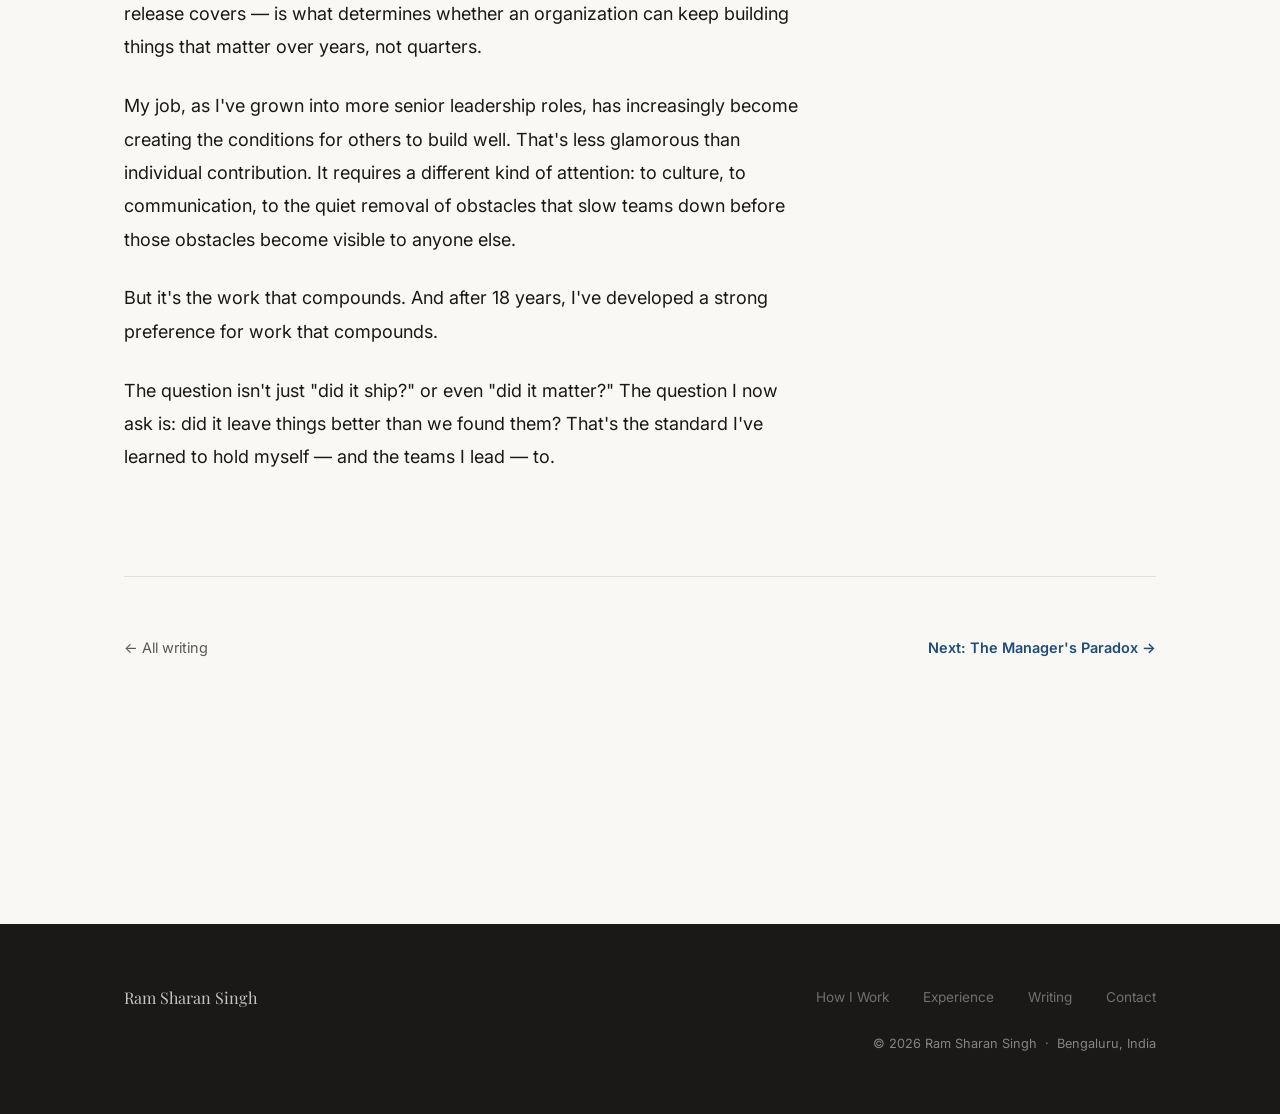
<file: writing/on-building-things-that-matter.html>
<!DOCTYPE html>
<html lang="en">
<head>
  <meta charset="UTF-8" />
  <meta name="viewport" content="width=device-width, initial-scale=1.0" />

  <title>On Building Things That Matter — Ram Sharan Singh</title>
  <meta name="description" content="What 18 years in high-stakes domains — privacy, healthcare, and market research — taught me about the difference between shipping features and delivering real impact. By Ram Sharan Singh." />
  <meta name="author" content="Ram Sharan Singh" />
  <meta name="robots" content="index, follow" />
  <meta name="keywords" content="engineering leadership, software impact, privacy technology, healthcare AI, Ram Sharan Singh" />

  <!-- Open Graph -->
  <meta property="og:type" content="article" />
  <meta property="og:url" content="https://ramsharans.com/writing/on-building-things-that-matter.html" />
  <meta property="og:site_name" content="Ram Sharan Singh" />
  <meta property="og:title" content="On Building Things That Matter — Ram Sharan Singh" />
  <meta property="og:description" content="What 18 years in high-stakes domains taught me about the difference between shipping features and delivering real impact." />
  <meta property="og:image" content="https://ramsharans.com/images/photo.png" />
  <meta property="og:image:alt" content="Ram Sharan Singh — Senior Engineering Leader" />
  <meta property="article:author" content="Ram Sharan Singh" />
  <meta property="article:published_time" content="2026-03-31" />
  <meta property="article:tag" content="Engineering Leadership" />
  <meta property="article:tag" content="Software Development" />
  <meta property="article:tag" content="Privacy Technology" />

  <!-- Canonical -->
  <link rel="canonical" href="https://ramsharans.com/writing/on-building-things-that-matter.html" />

  <!-- JSON-LD: Article schema -->
  <script type="application/ld+json">
  {
    "@context": "https://schema.org",
    "@type": "Article",
    "headline": "On Building Things That Matter",
    "description": "What 18 years in high-stakes domains — privacy, healthcare, market research — taught me about the difference between shipping features and delivering impact.",
    "url": "https://ramsharans.com/writing/on-building-things-that-matter.html",
    "datePublished": "2026-03-31",
    "dateModified": "2026-04-02",
    "image": "https://ramsharans.com/images/photo.png",
    "inLanguage": "en",
    "author": {
      "@type": "Person",
      "name": "Ram Sharan Singh",
      "url": "https://ramsharans.com",
      "sameAs": ["https://www.linkedin.com/in/ramsharans"]
    },
    "publisher": {
      "@type": "Person",
      "name": "Ram Sharan Singh",
      "url": "https://ramsharans.com"
    },
    "mainEntityOfPage": {
      "@type": "WebPage",
      "@id": "https://ramsharans.com/writing/on-building-things-that-matter.html"
    },
    "keywords": ["engineering leadership", "privacy technology", "healthcare AI", "software impact", "product development"]
  }
  </script>

  <!-- Favicon -->
  <link rel="icon" type="image/svg+xml" href="../images/favicon.svg" />
  <!-- Theme colour for mobile browsers -->
  <meta name="theme-color" content="#1D4E7A" />

  <link rel="stylesheet" href="../css/main.css" />

  <!-- Google Analytics -->
  <script async src="https://www.googletagmanager.com/gtag/js?id=G-N9EWBCT1ZE"></script>
  <script>
    window.dataLayer = window.dataLayer || [];
    function gtag(){dataLayer.push(arguments);}
    gtag('js', new Date());
    gtag('config', 'G-N9EWBCT1ZE');
  </script>
</head>
<body>

  <nav class="nav" role="navigation" aria-label="Main navigation">
    <div class="nav-inner">
      <a href="../index.html" class="nav-brand">Ram Sharan Singh</a>
      <button class="nav-toggle" aria-label="Toggle menu" aria-expanded="false">
        <span></span><span></span><span></span>
      </button>
      <ul class="nav-links" role="list">
        <li><a href="../index.html">Home</a></li>
        <li><a href="../how-i-work.html">How I Work</a></li>
        <li><a href="../experience.html">Experience</a></li>
        <li><a href="../writing.html">Writing</a></li>
        <li><a href="../innovation.html">Innovation</a></li>
        <li><a href="../projects.html">Projects</a></li>
        <li><a href="../now.html">Now</a></li>
        <li><a href="../contact.html">Contact</a></li>
      </ul>
    </div>
  </nav>

  <main>
    <article>

      <!-- ============================================================
           ESSAY HEADER
           ============================================================ -->
      <section class="section">
        <div class="container">
          <div class="essay-header" style="border-bottom:1px solid var(--border); padding-bottom:var(--space-xl);">
            <span class="writing-tag" style="margin-bottom:var(--space-md);">Leadership · Impact</span>
            <h1 style="max-width:720px; margin-bottom:1rem;">
              On Building Things That Matter
            </h1>
            <p style="max-width:580px; font-size:1.05rem; color:var(--text-secondary); margin-bottom:var(--space-md); line-height:1.7;">
              What 18 years in high-stakes domains taught me about the difference
              between shipping and delivering.
            </p>
            <p class="essay-meta">
              Ram Sharan Singh &nbsp;·&nbsp; ~1,000 words &nbsp;·&nbsp; 5 min read
            </p>
          </div>
        </div>
      </section>

      <!-- ============================================================
           ESSAY BODY
           ============================================================ -->
      <section style="padding-bottom:var(--space-2xl);">
        <div class="container">
          <div class="essay-body">

            <p>
              The question that haunts good engineers isn't "did it ship?" — it's "did it matter?"
            </p>

            <p>
              I've shipped hundreds of features across my career. A handful of them genuinely mattered.
              Understanding the difference took me most of those 18 years, and I'm not entirely sure
              I have it right even now. But I have a working theory, built from the particular domains
              I've worked in: consumer security, clinical AI, privacy protection, market research.
              Each of them has a way of clarifying what engineering responsibility actually means.
            </p>

            <p>
              The work that stays with me isn't the technically impressive stuff. It's the moment
              a hospital in Singapore shortened a diagnostic turnaround because our imaging workflow
              ran more efficiently. It's a family in Germany whose children had safer internet access
              because of a parental control platform we built at Intel. It's someone who, without
              knowing it, had a data broker's record of their home address scrubbed from the internet
              because our privacy product quietly did its job. None of those moments made it into
              a press release. Very few made it into a performance review. But they're why I still
              find this work meaningful after nearly two decades.
            </p>

            <h2>The seduction of complexity</h2>

            <p>
              Engineering culture has a complicated relationship with impact. We celebrate the
              architecturally elegant solution, the system that handles ten million requests per second,
              the codebase that future engineers will admire. These things have their place. But they
              can also be elaborate distractions.
            </p>

            <p>
              I spent years at Intel working on consumer security products — anti-theft mechanisms,
              parental controls, device protection. The technical problems were interesting. But the
              more interesting question was always: would someone actually use this? And if they did,
              would it protect them?
            </p>

            <p>
              That's a different kind of problem. It requires talking to customers, not just reading
              usage metrics. It requires empathy for people who don't think about software the way
              we do. It requires resisting the urge to add capability and instead fighting — sometimes
              quite hard — for simplicity. The most important architectural decision I made during
              those years wasn't about databases or microservices. It was choosing what to leave out.
            </p>

            <h2>When stakes are permanent</h2>

            <p>
              Healthcare changed how I think about engineering responsibility.
            </p>

            <p>
              At Philips, we were building tools for radiologists — the IntelliSpace PACS Advanced
              Workspace, an AI-assisted diagnostic imaging platform. The users were clinical professionals
              under enormous time pressure. Every workflow decision had downstream consequences: how quickly
              a critical finding was surfaced, how a subtle anomaly was flagged, whether a busy oncologist
              had the information they needed at precisely the moment they needed it.
            </p>

            <p>
              There's no user story format that captures what it feels like to build software that a
              doctor relies on. No sprint review captures the weight of knowing that a latency problem
              in your system might have real consequences in a clinical environment.
            </p>

            <p>
              I'm not saying this to dramatize it. I'm saying it because it recalibrated my entire
              approach to engineering quality. When you've worked in a domain where the cost of a bug
              is measured in something other than revenue, your standards shift permanently. That shift
              followed me to McAfee, to SurveyMonkey, into every conversation I have with an engineering
              team about what "good enough" actually means.
            </p>

            <h2>Privacy as a human problem</h2>

            <p>
              Privacy protection isn't life-or-death in the same way as clinical software,
              but it isn't trivial either. Stalking victims. Domestic abuse survivors. Activists.
              Teenagers navigating the internet for the first time. These are real people whose
              safety can be compromised by a failure in a data sanitization pipeline, a false negative
              in exposure detection, a lag in a remediation workflow.
            </p>

            <p>
              When we were building the Privacy Exposure platform at McAfee, I kept coming back to
              a specific failure mode: the system returns a false negative. It tells a user their
              exposure is low when it isn't. That user, feeling protected, stops looking. The data
              broker who has their home address continues operating freely. There's no alarm, no
              error log, no on-call page. Just a person who trusted our product and wasn't protected by it.
            </p>

            <p>
              That failure mode defined our engineering priorities more than any product requirement
              document. We treated false negatives as worse than false positives — the opposite of
              the usual optimization direction. We built the remediation workflows to be aggressive.
              We invested heavily in adversarial testing: our own red-team would attempt to maintain
              data broker listings that our system was supposed to catch. Every gap in that testing
              was a real-world vulnerability.
            </p>

            <h2>The patent that took years to understand</h2>

            <p>
              In 2022, I was granted a US patent for a system that computes privacy exposure risk
              indices for online entities. It sounds technical and abstract. Let me tell you what
              it actually is.
            </p>

            <p>
              The internet has a long memory. Every form you've ever filled out, every service you
              signed up for and forgot, every time a data broker scraped your information from a
              public record — it accumulates. Most people have no idea what their digital footprint
              looks like, which means they have no way to manage it. The system we built analyzed
              this digital exhaust, scored the risk it represented, and gave users a clear picture
              of their exposure — and a path to reduce it.
            </p>

            <p>
              The idea came from a persistent frustration: we kept building reactive security products.
              Things that responded to threats after they materialized. What if we built something
              preventive? What if we could help someone understand their exposure before it became a problem?
            </p>

            <p>
              It took years to get right. The NLP pipelines went through dozens of iterations.
              The scoring model required both technical accuracy and user intelligibility — a harder
              combination than it sounds. The user experience had to make a technically complex concept
              legible to someone who just wants to feel safer online.
            </p>

            <p>
              When it worked, it worked. And I understood, for the first time, what it meant to hold
              a patent not as a credential, but as a record of a problem genuinely solved.
            </p>

            <h2>What impact actually looks like</h2>

            <p>
              Eighteen years in, I've stopped being impressed by scale metrics. Millions of users,
              petabytes of data, 99.99% uptime — these numbers matter operationally, but they're
              not what I mean by impact.
            </p>

            <p>
              Impact is when a product changes someone's behavior in a way that makes their life
              meaningfully better. Impact is when a team delivers something they're genuinely proud of.
              Impact is when the next person who inherits the codebase — or the organization — finds
              it in better shape than they expected.
            </p>

            <p>
              That last one matters more than people admit. The invisible work of building maintainable
              systems, scalable teams, and clear processes — work that no press release covers — is
              what determines whether an organization can keep building things that matter over years,
              not quarters.
            </p>

            <p>
              My job, as I've grown into more senior leadership roles, has increasingly become creating
              the conditions for others to build well. That's less glamorous than individual contribution.
              It requires a different kind of attention: to culture, to communication, to the quiet
              removal of obstacles that slow teams down before those obstacles become visible to anyone else.
            </p>

            <p>
              But it's the work that compounds. And after 18 years, I've developed a strong preference
              for work that compounds.
            </p>

            <p>
              The question isn't just "did it ship?" or even "did it matter?" The question I now ask
              is: did it leave things better than we found them? That's the standard I've learned
              to hold myself — and the teams I lead — to.
            </p>

          </div>

          <!-- Essay nav -->
          <div class="essay-nav">
            <a href="../writing.html" style="color:var(--text-secondary); font-size:0.85rem;">
              ← All writing
            </a>
            <a href="the-managers-paradox.html" class="btn-ghost">
              Next: The Manager's Paradox
            </a>
          </div>

        </div>
      </section>

    </article>
  </main>

  <footer class="footer" role="contentinfo">
    <div class="footer-inner">
      <span class="footer-brand">Ram Sharan Singh</span>
      <nav class="footer-links" aria-label="Footer navigation">
        <a href="../how-i-work.html">How I Work</a>
        <a href="../experience.html">Experience</a>
        <a href="../writing.html">Writing</a>
        <a href="../contact.html">Contact</a>
      </nav>
      <p class="footer-copy">&copy; 2026 Ram Sharan Singh &nbsp;·&nbsp; Bengaluru, India</p>
    </div>
  </footer>

  <script src="../js/nav.js"></script>
</body>
</html>
</file>
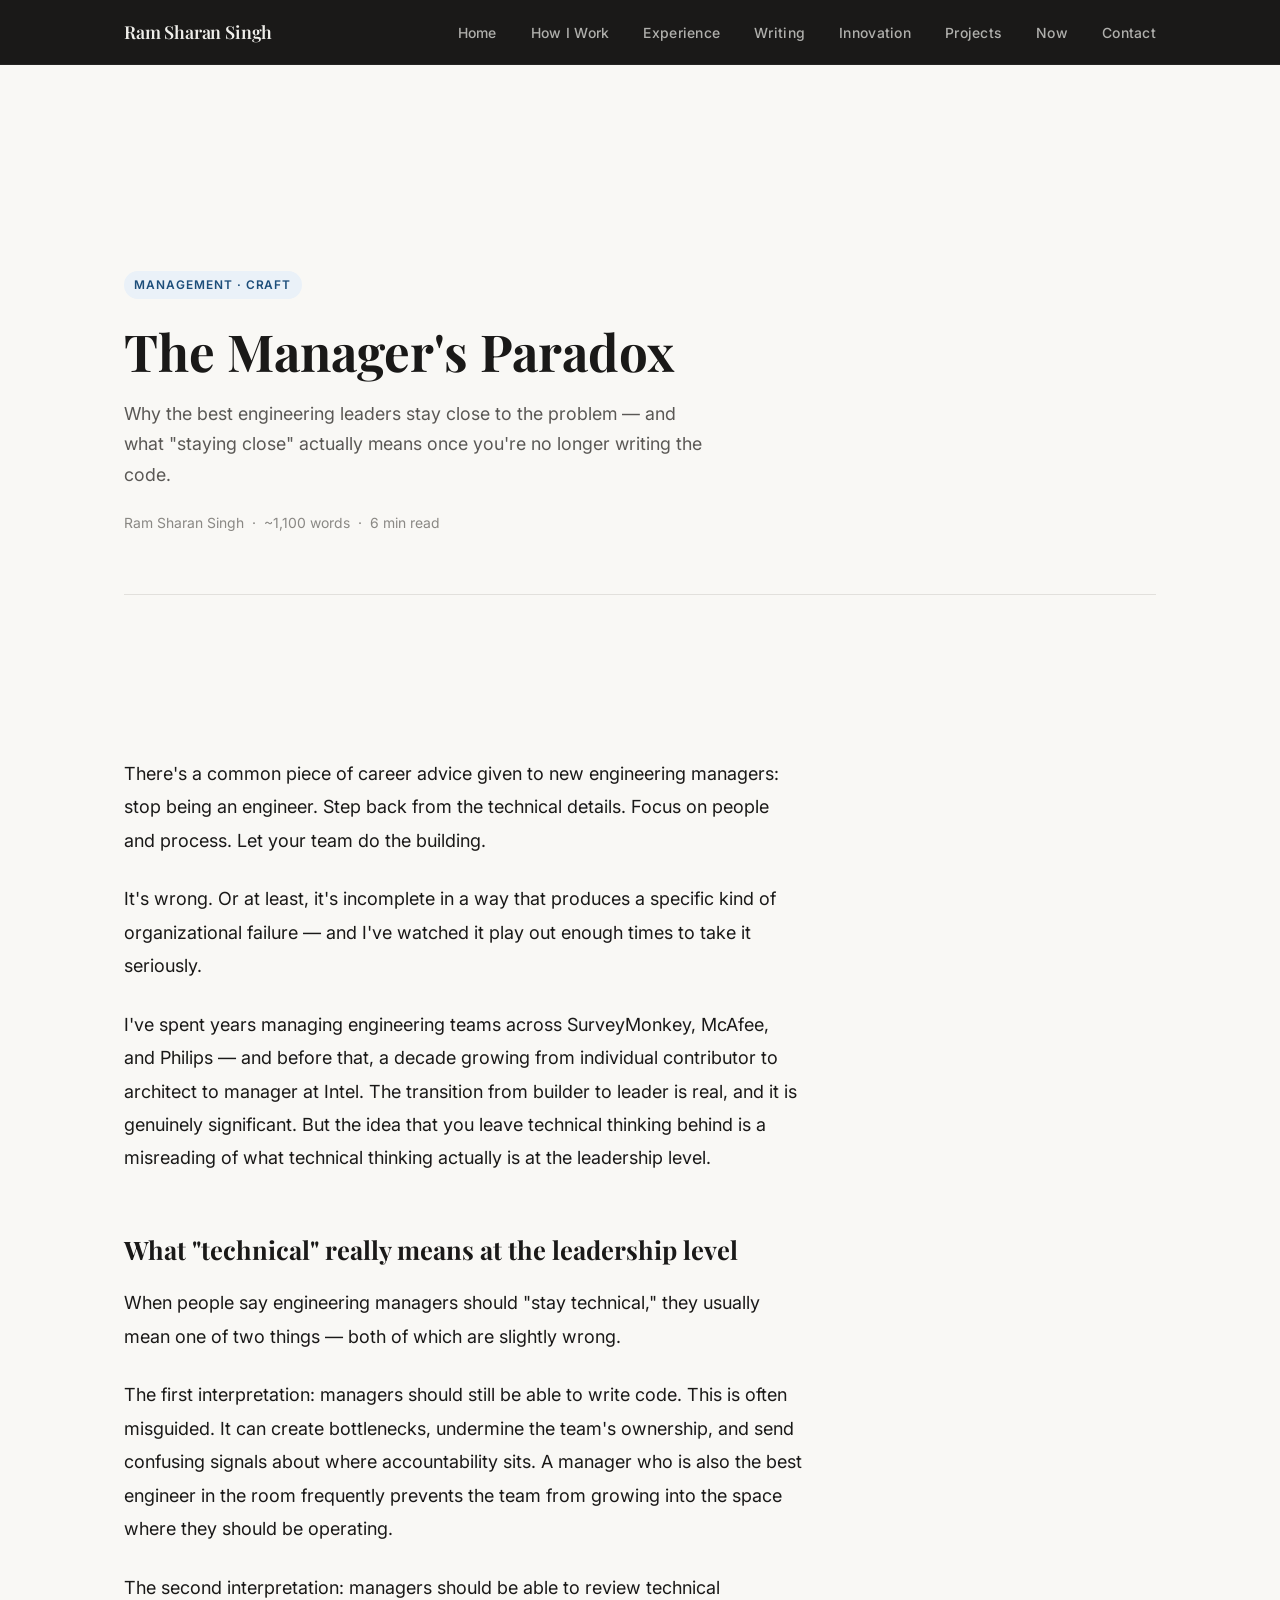
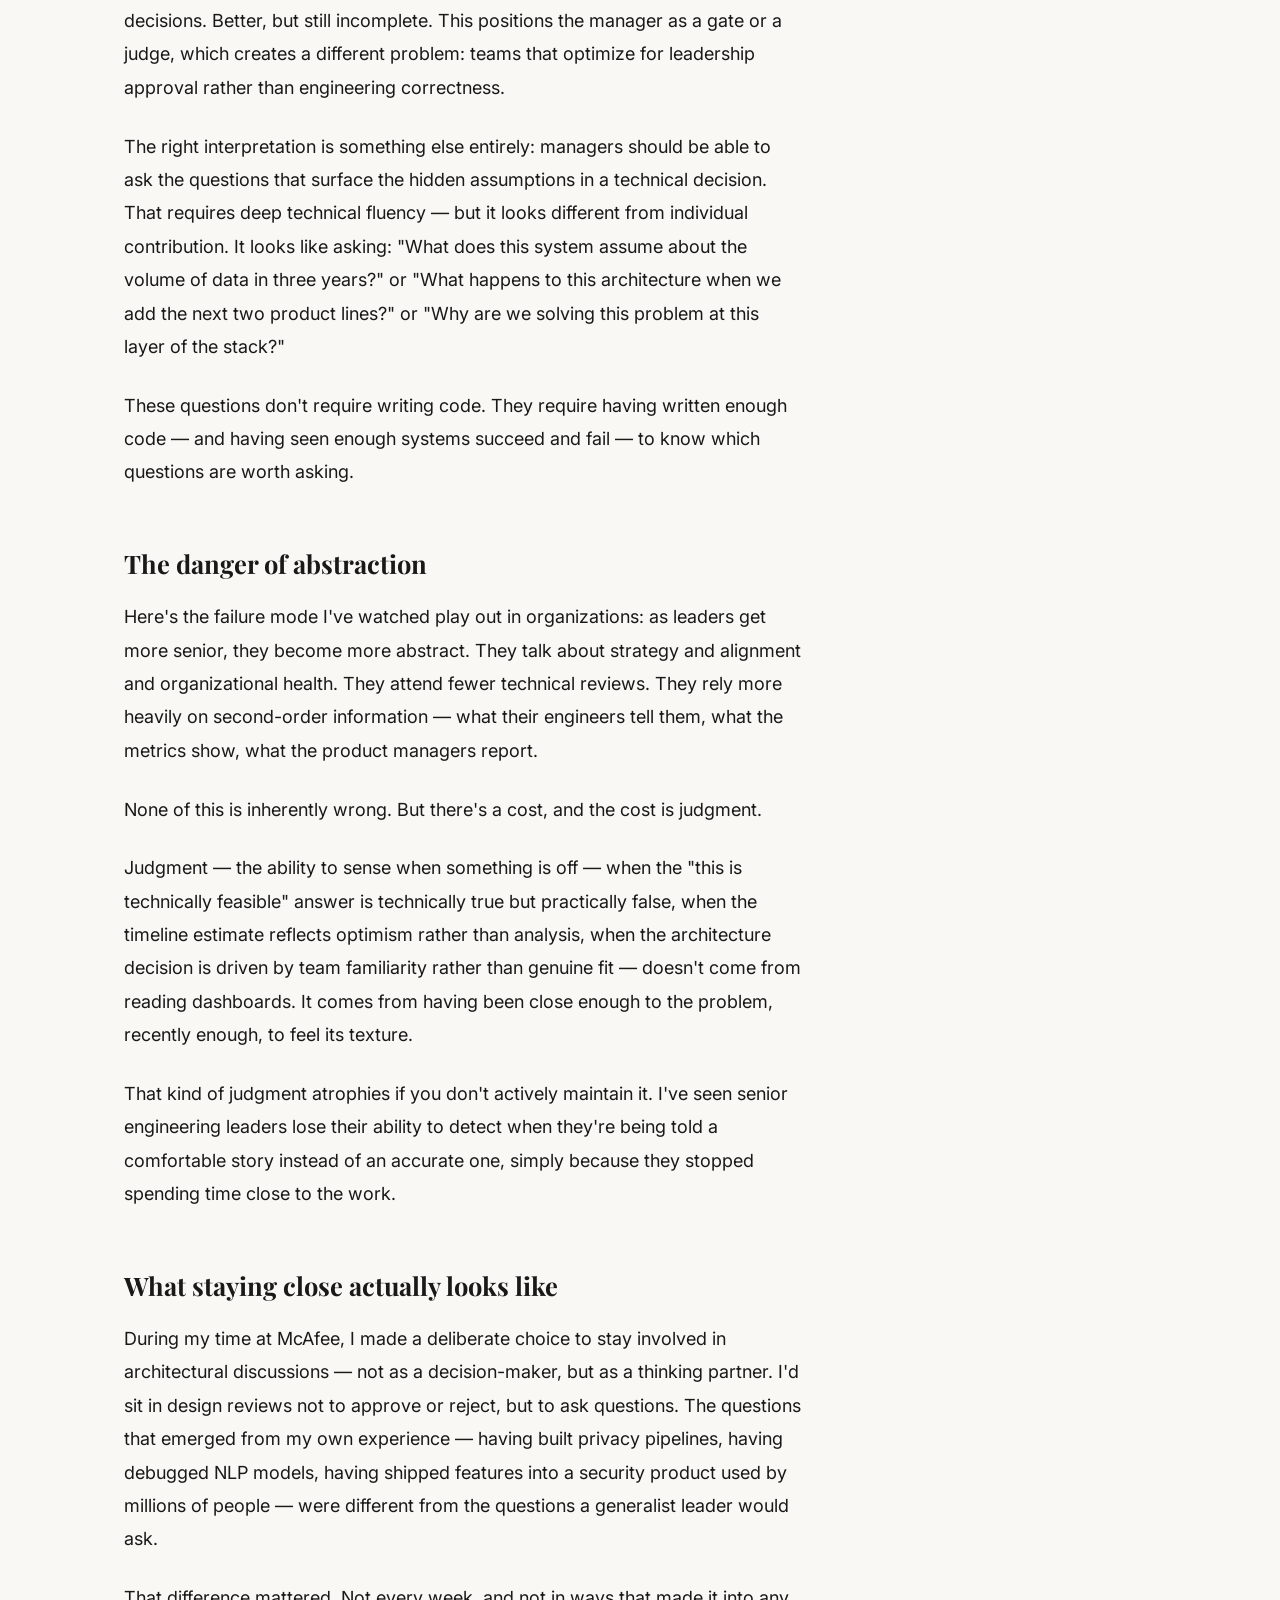
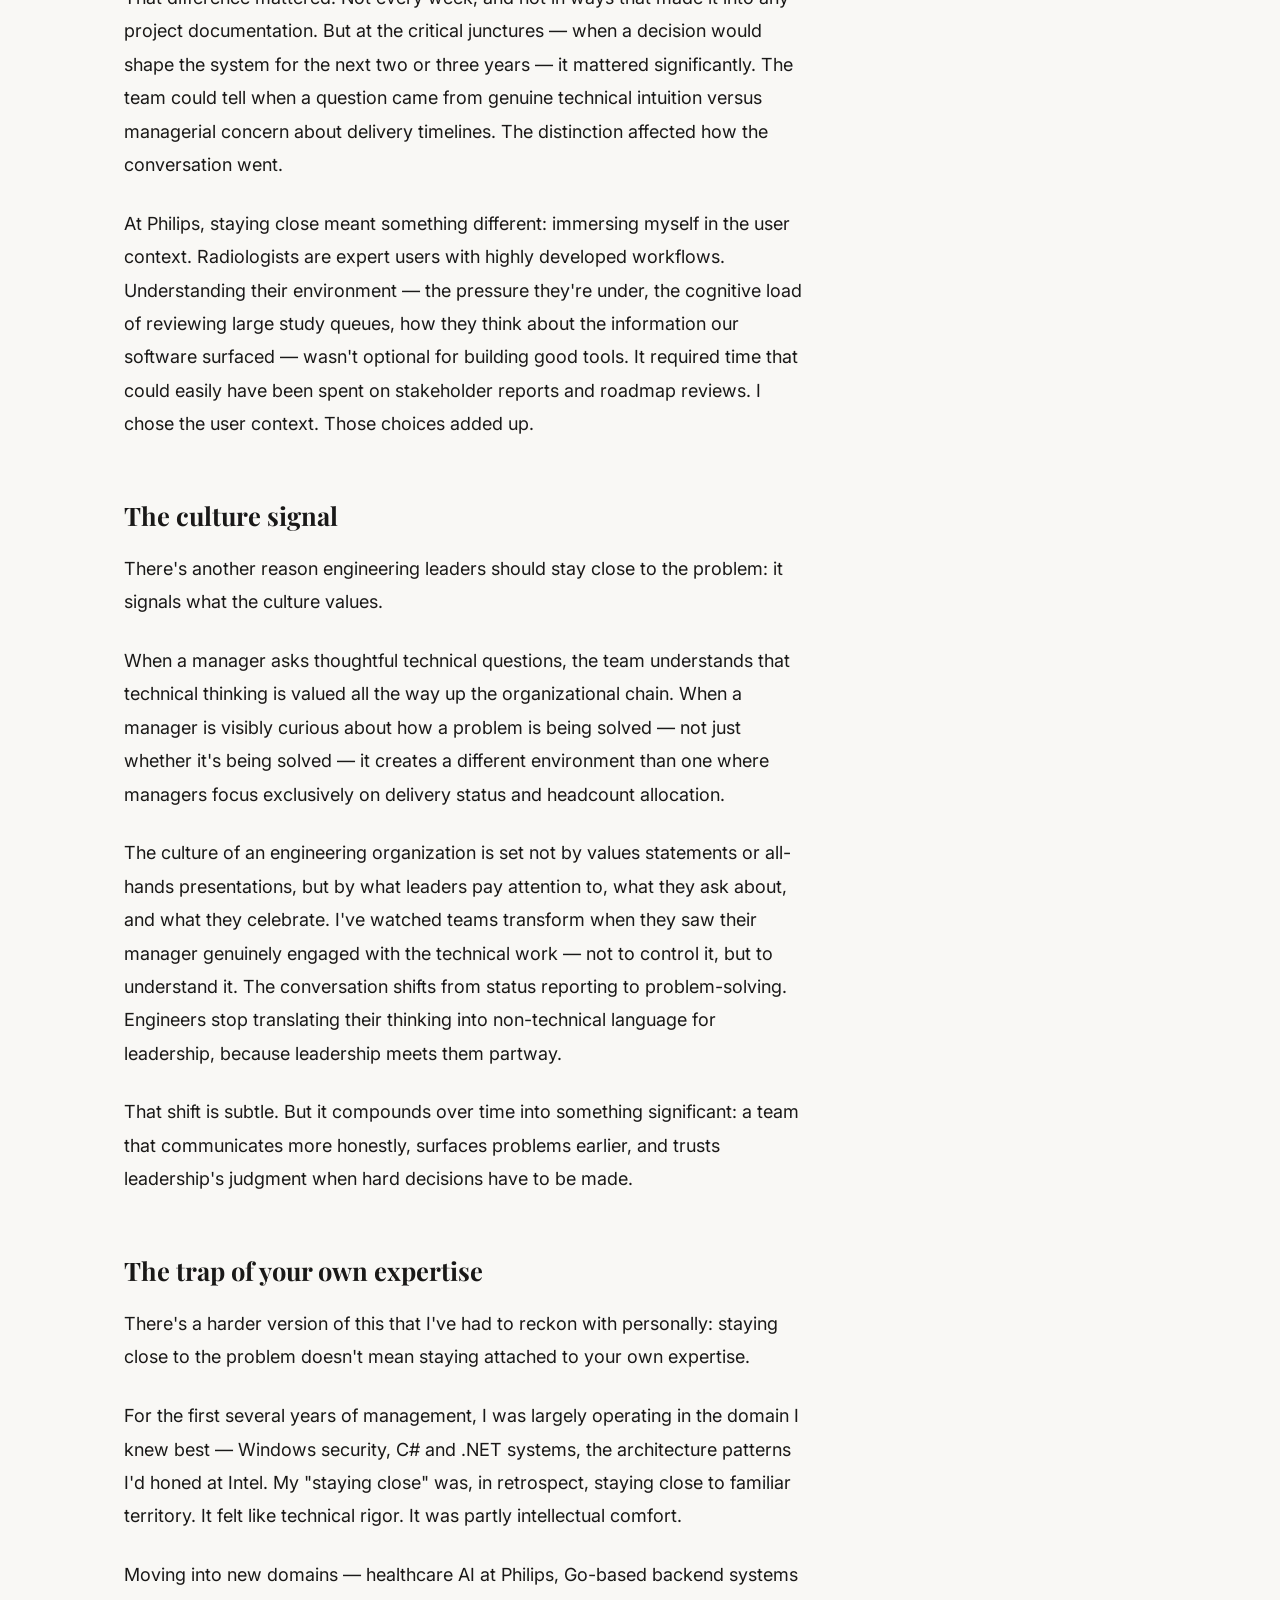
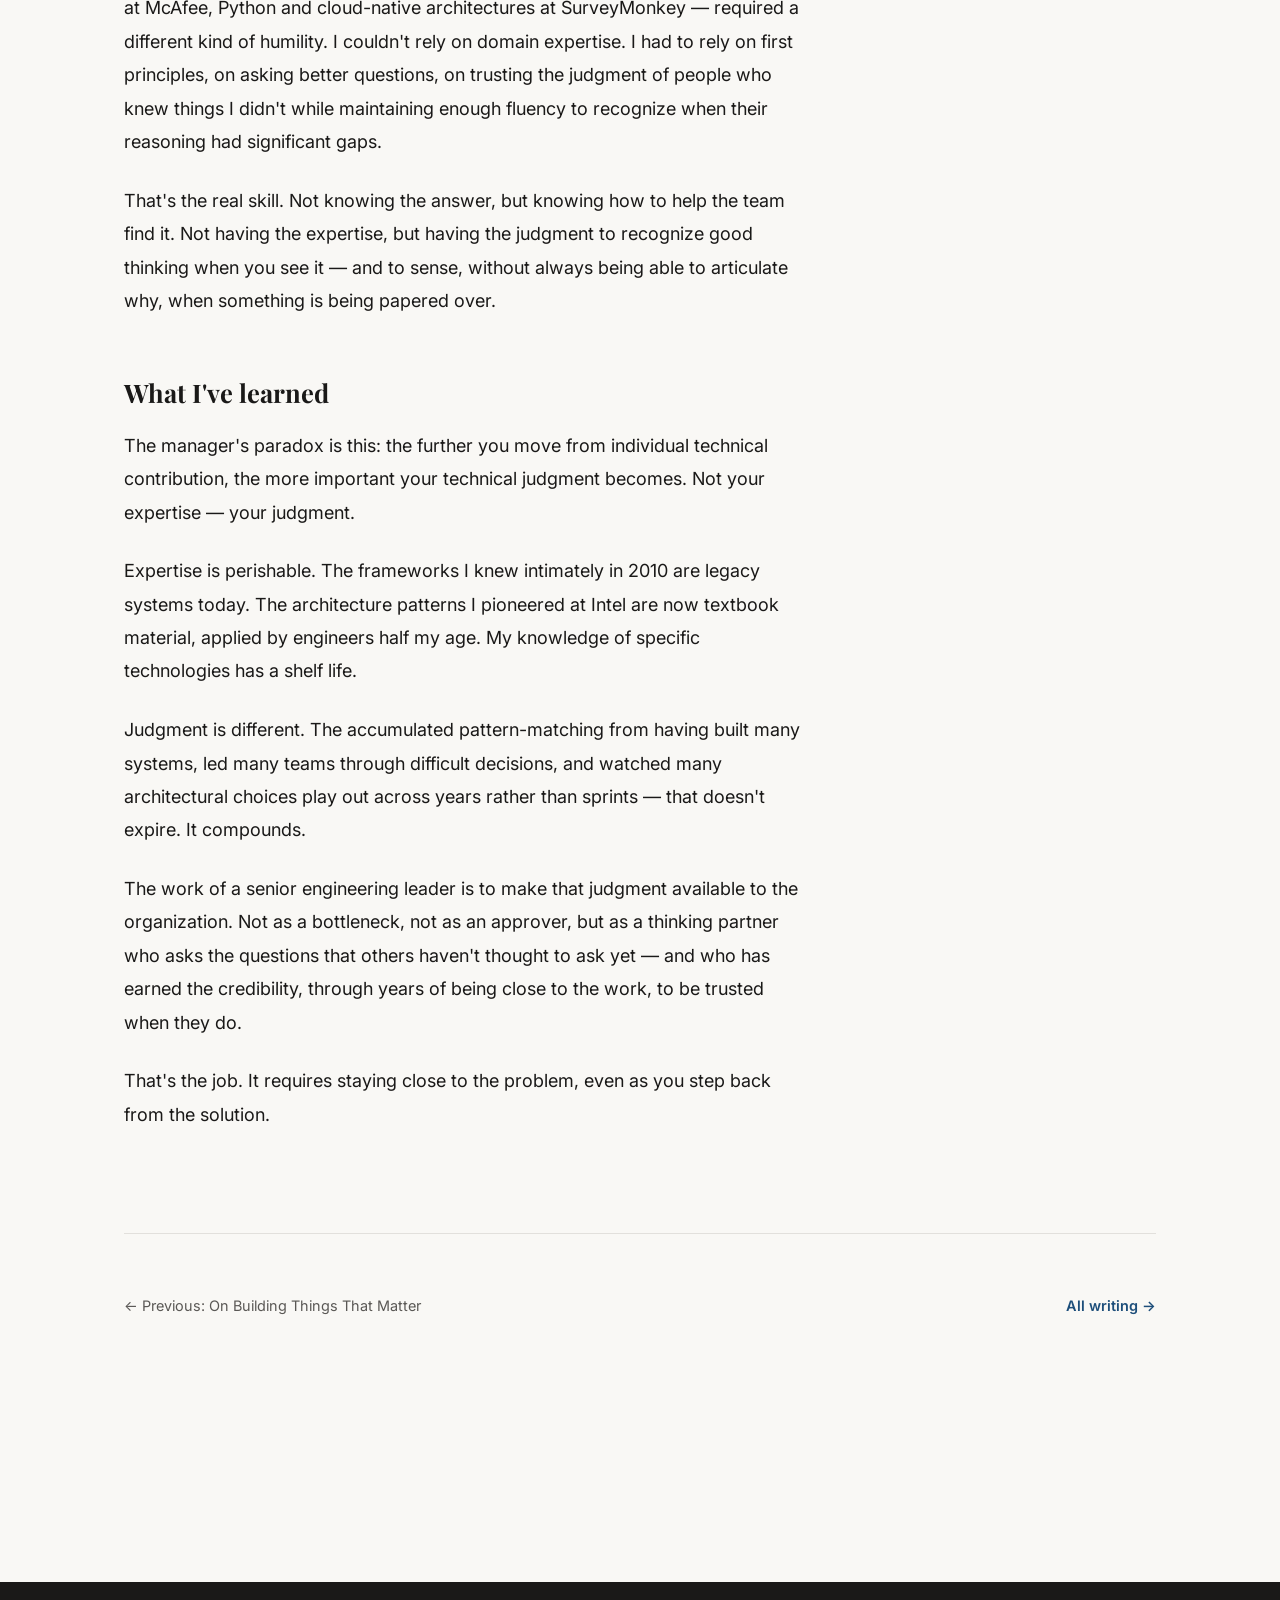
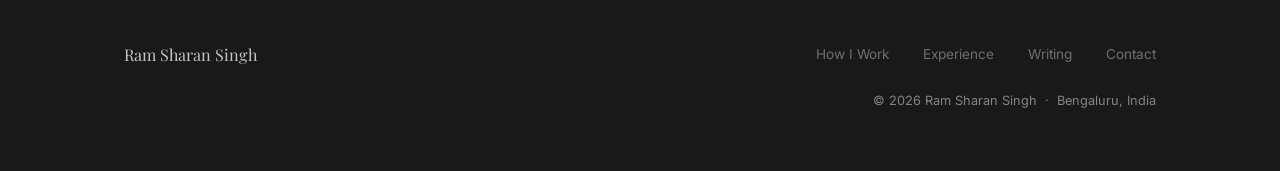
<file: writing/the-managers-paradox.html>
<!DOCTYPE html>
<html lang="en">
<head>
  <meta charset="UTF-8" />
  <meta name="viewport" content="width=device-width, initial-scale=1.0" />

  <title>The Manager's Paradox — Ram Sharan Singh</title>
  <meta name="description" content="Why the best engineering managers stay close to the problem — and what that actually means once you're no longer writing code. A reflection on 18 years of engineering leadership. By Ram Sharan Singh." />
  <meta name="author" content="Ram Sharan Singh" />
  <meta name="robots" content="index, follow" />
  <meta name="keywords" content="engineering management, engineering leadership, technical leadership, software manager, Ram Sharan Singh" />

  <!-- Open Graph -->
  <meta property="og:type" content="article" />
  <meta property="og:url" content="https://ramsharans.com/writing/the-managers-paradox.html" />
  <meta property="og:site_name" content="Ram Sharan Singh" />
  <meta property="og:title" content="The Manager's Paradox — Ram Sharan Singh" />
  <meta property="og:description" content="Why the best engineering leaders stay close to the problem — and what 'staying close' actually means once you're no longer writing the code." />
  <meta property="og:image" content="https://ramsharans.com/images/photo.png" />
  <meta property="og:image:alt" content="Ram Sharan Singh — Senior Engineering Leader" />
  <meta property="article:author" content="Ram Sharan Singh" />
  <meta property="article:published_time" content="2026-03-31" />
  <meta property="article:tag" content="Engineering Management" />
  <meta property="article:tag" content="Technical Leadership" />
  <meta property="article:tag" content="Software Engineering" />

  <!-- Canonical -->
  <link rel="canonical" href="https://ramsharans.com/writing/the-managers-paradox.html" />

  <!-- JSON-LD: Article schema -->
  <script type="application/ld+json">
  {
    "@context": "https://schema.org",
    "@type": "Article",
    "headline": "The Manager's Paradox",
    "description": "Why the best engineering leaders stay close to the problem — and what staying close actually means once you're no longer writing the code.",
    "url": "https://ramsharans.com/writing/the-managers-paradox.html",
    "datePublished": "2026-03-31",
    "dateModified": "2026-04-02",
    "image": "https://ramsharans.com/images/photo.png",
    "inLanguage": "en",
    "author": {
      "@type": "Person",
      "name": "Ram Sharan Singh",
      "url": "https://ramsharans.com",
      "sameAs": ["https://www.linkedin.com/in/ramsharans"]
    },
    "publisher": {
      "@type": "Person",
      "name": "Ram Sharan Singh",
      "url": "https://ramsharans.com"
    },
    "mainEntityOfPage": {
      "@type": "WebPage",
      "@id": "https://ramsharans.com/writing/the-managers-paradox.html"
    },
    "keywords": ["engineering management", "technical leadership", "software engineering", "manager paradox", "engineering culture"]
  }
  </script>

  <!-- Favicon -->
  <link rel="icon" type="image/svg+xml" href="../images/favicon.svg" />
  <!-- Theme colour for mobile browsers -->
  <meta name="theme-color" content="#1D4E7A" />

  <link rel="stylesheet" href="../css/main.css" />

  <!-- Google Analytics -->
  <script async src="https://www.googletagmanager.com/gtag/js?id=G-N9EWBCT1ZE"></script>
  <script>
    window.dataLayer = window.dataLayer || [];
    function gtag(){dataLayer.push(arguments);}
    gtag('js', new Date());
    gtag('config', 'G-N9EWBCT1ZE');
  </script>
</head>
<body>

  <nav class="nav" role="navigation" aria-label="Main navigation">
    <div class="nav-inner">
      <a href="../index.html" class="nav-brand">Ram Sharan Singh</a>
      <button class="nav-toggle" aria-label="Toggle menu" aria-expanded="false">
        <span></span><span></span><span></span>
      </button>
      <ul class="nav-links" role="list">
        <li><a href="../index.html">Home</a></li>
        <li><a href="../how-i-work.html">How I Work</a></li>
        <li><a href="../experience.html">Experience</a></li>
        <li><a href="../writing.html">Writing</a></li>
        <li><a href="../innovation.html">Innovation</a></li>
        <li><a href="../projects.html">Projects</a></li>
        <li><a href="../now.html">Now</a></li>
        <li><a href="../contact.html">Contact</a></li>
      </ul>
    </div>
  </nav>

  <main>
    <article>

      <!-- ============================================================
           ESSAY HEADER
           ============================================================ -->
      <section class="section">
        <div class="container">
          <div class="essay-header" style="border-bottom:1px solid var(--border); padding-bottom:var(--space-xl);">
            <span class="writing-tag" style="margin-bottom:var(--space-md);">Management · Craft</span>
            <h1 style="max-width:680px; margin-bottom:1rem;">
              The Manager's Paradox
            </h1>
            <p style="max-width:580px; font-size:1.05rem; color:var(--text-secondary); margin-bottom:var(--space-md); line-height:1.7;">
              Why the best engineering leaders stay close to the problem —
              and what "staying close" actually means once you're no longer writing the code.
            </p>
            <p class="essay-meta">
              Ram Sharan Singh &nbsp;·&nbsp; ~1,100 words &nbsp;·&nbsp; 6 min read
            </p>
          </div>
        </div>
      </section>

      <!-- ============================================================
           ESSAY BODY
           ============================================================ -->
      <section style="padding-bottom:var(--space-2xl);">
        <div class="container">
          <div class="essay-body">

            <p>
              There's a common piece of career advice given to new engineering managers:
              stop being an engineer. Step back from the technical details. Focus on people
              and process. Let your team do the building.
            </p>

            <p>
              It's wrong. Or at least, it's incomplete in a way that produces a specific
              kind of organizational failure — and I've watched it play out enough times
              to take it seriously.
            </p>

            <p>
              I've spent years managing engineering teams across SurveyMonkey, McAfee, and
              Philips — and before that, a decade growing from individual contributor to
              architect to manager at Intel. The transition from builder to leader is real,
              and it is genuinely significant. But the idea that you leave technical thinking
              behind is a misreading of what technical thinking actually is at the leadership level.
            </p>

            <h2>What "technical" really means at the leadership level</h2>

            <p>
              When people say engineering managers should "stay technical," they usually mean
              one of two things — both of which are slightly wrong.
            </p>

            <p>
              The first interpretation: managers should still be able to write code. This is often
              misguided. It can create bottlenecks, undermine the team's ownership, and send confusing
              signals about where accountability sits. A manager who is also the best engineer in the
              room frequently prevents the team from growing into the space where they should be operating.
            </p>

            <p>
              The second interpretation: managers should be able to review technical decisions.
              Better, but still incomplete. This positions the manager as a gate or a judge, which
              creates a different problem: teams that optimize for leadership approval rather than
              engineering correctness.
            </p>

            <p>
              The right interpretation is something else entirely: managers should be able to ask the
              questions that surface the hidden assumptions in a technical decision. That requires
              deep technical fluency — but it looks different from individual contribution. It looks
              like asking: "What does this system assume about the volume of data in three years?"
              or "What happens to this architecture when we add the next two product lines?" or
              "Why are we solving this problem at this layer of the stack?"
            </p>

            <p>
              These questions don't require writing code. They require having written enough code —
              and having seen enough systems succeed and fail — to know which questions are worth asking.
            </p>

            <h2>The danger of abstraction</h2>

            <p>
              Here's the failure mode I've watched play out in organizations: as leaders get more senior,
              they become more abstract. They talk about strategy and alignment and organizational health.
              They attend fewer technical reviews. They rely more heavily on second-order information —
              what their engineers tell them, what the metrics show, what the product managers report.
            </p>

            <p>
              None of this is inherently wrong. But there's a cost, and the cost is judgment.
            </p>

            <p>
              Judgment — the ability to sense when something is off — when the "this is technically feasible"
              answer is technically true but practically false, when the timeline estimate reflects
              optimism rather than analysis, when the architecture decision is driven by team familiarity
              rather than genuine fit — doesn't come from reading dashboards. It comes from having been
              close enough to the problem, recently enough, to feel its texture.
            </p>

            <p>
              That kind of judgment atrophies if you don't actively maintain it. I've seen senior
              engineering leaders lose their ability to detect when they're being told a comfortable
              story instead of an accurate one, simply because they stopped spending time close to
              the work.
            </p>

            <h2>What staying close actually looks like</h2>

            <p>
              During my time at McAfee, I made a deliberate choice to stay involved in architectural
              discussions — not as a decision-maker, but as a thinking partner. I'd sit in design
              reviews not to approve or reject, but to ask questions. The questions that emerged
              from my own experience — having built privacy pipelines, having debugged NLP models,
              having shipped features into a security product used by millions of people — were
              different from the questions a generalist leader would ask.
            </p>

            <p>
              That difference mattered. Not every week, and not in ways that made it into any
              project documentation. But at the critical junctures — when a decision would shape
              the system for the next two or three years — it mattered significantly. The team
              could tell when a question came from genuine technical intuition versus managerial
              concern about delivery timelines. The distinction affected how the conversation went.
            </p>

            <p>
              At Philips, staying close meant something different: immersing myself in the user context.
              Radiologists are expert users with highly developed workflows. Understanding their environment
              — the pressure they're under, the cognitive load of reviewing large study queues, how
              they think about the information our software surfaced — wasn't optional for building
              good tools. It required time that could easily have been spent on stakeholder reports
              and roadmap reviews. I chose the user context. Those choices added up.
            </p>

            <h2>The culture signal</h2>

            <p>
              There's another reason engineering leaders should stay close to the problem: it signals
              what the culture values.
            </p>

            <p>
              When a manager asks thoughtful technical questions, the team understands that technical
              thinking is valued all the way up the organizational chain. When a manager is visibly
              curious about how a problem is being solved — not just whether it's being solved —
              it creates a different environment than one where managers focus exclusively on delivery
              status and headcount allocation.
            </p>

            <p>
              The culture of an engineering organization is set not by values statements or all-hands
              presentations, but by what leaders pay attention to, what they ask about, and what they
              celebrate. I've watched teams transform when they saw their manager genuinely engaged with
              the technical work — not to control it, but to understand it. The conversation shifts
              from status reporting to problem-solving. Engineers stop translating their thinking into
              non-technical language for leadership, because leadership meets them partway.
            </p>

            <p>
              That shift is subtle. But it compounds over time into something significant: a team that
              communicates more honestly, surfaces problems earlier, and trusts leadership's judgment
              when hard decisions have to be made.
            </p>

            <h2>The trap of your own expertise</h2>

            <p>
              There's a harder version of this that I've had to reckon with personally: staying close
              to the problem doesn't mean staying attached to your own expertise.
            </p>

            <p>
              For the first several years of management, I was largely operating in the domain I knew
              best — Windows security, C# and .NET systems, the architecture patterns I'd honed at Intel.
              My "staying close" was, in retrospect, staying close to familiar territory. It felt like
              technical rigor. It was partly intellectual comfort.
            </p>

            <p>
              Moving into new domains — healthcare AI at Philips, Go-based backend systems at McAfee,
              Python and cloud-native architectures at SurveyMonkey — required a different kind of humility.
              I couldn't rely on domain expertise. I had to rely on first principles, on asking better
              questions, on trusting the judgment of people who knew things I didn't while maintaining
              enough fluency to recognize when their reasoning had significant gaps.
            </p>

            <p>
              That's the real skill. Not knowing the answer, but knowing how to help the team find it.
              Not having the expertise, but having the judgment to recognize good thinking when you see
              it — and to sense, without always being able to articulate why, when something is being
              papered over.
            </p>

            <h2>What I've learned</h2>

            <p>
              The manager's paradox is this: the further you move from individual technical contribution,
              the more important your technical judgment becomes. Not your expertise — your judgment.
            </p>

            <p>
              Expertise is perishable. The frameworks I knew intimately in 2010 are legacy systems today.
              The architecture patterns I pioneered at Intel are now textbook material, applied by engineers
              half my age. My knowledge of specific technologies has a shelf life.
            </p>

            <p>
              Judgment is different. The accumulated pattern-matching from having built many systems,
              led many teams through difficult decisions, and watched many architectural choices play out
              across years rather than sprints — that doesn't expire. It compounds.
            </p>

            <p>
              The work of a senior engineering leader is to make that judgment available to the organization.
              Not as a bottleneck, not as an approver, but as a thinking partner who asks the questions
              that others haven't thought to ask yet — and who has earned the credibility, through years
              of being close to the work, to be trusted when they do.
            </p>

            <p>
              That's the job. It requires staying close to the problem, even as you step back from the solution.
            </p>

          </div>

          <!-- Essay nav -->
          <div class="essay-nav">
            <a href="on-building-things-that-matter.html" style="color:var(--text-secondary); font-size:0.85rem;">
              ← Previous: On Building Things That Matter
            </a>
            <a href="../writing.html" class="btn-ghost">
              All writing
            </a>
          </div>

        </div>
      </section>

    </article>
  </main>

  <footer class="footer" role="contentinfo">
    <div class="footer-inner">
      <span class="footer-brand">Ram Sharan Singh</span>
      <nav class="footer-links" aria-label="Footer navigation">
        <a href="../how-i-work.html">How I Work</a>
        <a href="../experience.html">Experience</a>
        <a href="../writing.html">Writing</a>
        <a href="../contact.html">Contact</a>
      </nav>
      <p class="footer-copy">&copy; 2026 Ram Sharan Singh &nbsp;·&nbsp; Bengaluru, India</p>
    </div>
  </footer>

  <script src="../js/nav.js"></script>
</body>
</html>
</file>
<file: css/main.css>
/* ============================================================
   Ram Sharan Singh — Personal Site
   Design System: Minimalist editorial, calm authority
   Customize: CSS variables in :root for colors/fonts
   ============================================================ */

/* --- Google Fonts import --- */
@import url('https://fonts.googleapis.com/css2?family=Playfair+Display:ital,wght@0,400;0,600;0,700;1,400&family=Inter:wght@300;400;500;600&display=swap');

/* --- Design Tokens --- */
:root {
  /* Color palette */
  --bg:          #F9F8F5;      /* warm off-white canvas */
  --bg-alt:      #F1EFE9;      /* alternating section background */
  --surface:     #FFFFFF;
  --text-primary: #1A1918;     /* warm near-black */
  --text-secondary: #5A5855;   /* warm mid-gray */
  --text-muted:  #8A8884;      /* light gray labels */
  --accent:      #1D4E7A;      /* deep slate blue — authority, calm */
  --accent-hover: #163A5A;
  --accent-light: #EAF1F8;
  --border:      #E2E0DC;
  --nav-bg:      #1A1918;      /* dark nav */
  --nav-text:    #F0EFEB;

  /* Typography */
  --font-serif:  'Playfair Display', Georgia, 'Times New Roman', serif;
  --font-sans:   'Inter', -apple-system, BlinkMacSystemFont, 'Segoe UI', sans-serif;

  /* Spacing */
  --space-xs:   0.375rem;
  --space-sm:   0.75rem;
  --space-md:   1.25rem;
  --space-lg:   2rem;
  --space-xl:   3.5rem;
  --space-2xl:  6rem;

  /* Layout */
  --container:  1100px;
  --prose:      680px;

  /* Transitions */
  --transition: 200ms ease;

  /* Radius */
  --radius:     4px;
}

/* --- Reset --- */
*, *::before, *::after { box-sizing: border-box; margin: 0; padding: 0; }

html {
  font-size: 17px;
  scroll-behavior: smooth;
  -webkit-text-size-adjust: 100%;
}

body {
  font-family: var(--font-sans);
  background: var(--bg);
  color: var(--text-primary);
  line-height: 1.7;
  font-weight: 400;
  -webkit-font-smoothing: antialiased;
  -moz-osx-font-smoothing: grayscale;
}

img { max-width: 100%; display: block; }
a { color: inherit; text-decoration: none; }
ul { list-style: none; }

/* --- Typography --- */
h1, h2, h3, h4 {
  font-family: var(--font-serif);
  line-height: 1.2;
  font-weight: 700;
  color: var(--text-primary);
}

h1 { font-size: clamp(2.4rem, 5vw, 3.8rem); }
h2 { font-size: clamp(1.75rem, 3vw, 2.5rem); }
h3 { font-size: clamp(1.25rem, 2vw, 1.6rem); }
h4 { font-size: 1.1rem; font-family: var(--font-sans); font-weight: 600; }

p { margin-bottom: 1.25em; }
p:last-child { margin-bottom: 0; }

strong { font-weight: 600; }
em { font-style: italic; }

/* --- Layout Utilities --- */
.container {
  max-width: var(--container);
  margin: 0 auto;
  padding: 0 var(--space-lg);
}

.prose {
  max-width: var(--prose);
}

.section {
  padding: var(--space-2xl) 0;
}

.section-alt {
  background: var(--bg-alt);
}

/* --- Eyebrow Labels --- */
.eyebrow {
  font-family: var(--font-sans);
  font-size: 0.7rem;
  font-weight: 600;
  letter-spacing: 0.12em;
  text-transform: uppercase;
  color: var(--accent);
  display: block;
  margin-bottom: 0.75rem;
}

/* --- Navigation --- */
.nav {
  background: var(--nav-bg);
  position: sticky;
  top: 0;
  z-index: 100;
  border-bottom: 1px solid rgba(255,255,255,0.05);
}

.nav-inner {
  max-width: var(--container);
  margin: 0 auto;
  padding: 0 var(--space-lg);
  display: flex;
  align-items: center;
  justify-content: space-between;
  height: 64px;
}

.nav-brand {
  font-family: var(--font-serif);
  font-size: 1.05rem;
  font-weight: 600;
  color: var(--nav-text);
  letter-spacing: -0.01em;
  white-space: nowrap;
}

.nav-brand:hover { color: #fff; }

.nav-links {
  display: flex;
  align-items: center;
  gap: var(--space-lg);
}

.nav-links a {
  font-size: 0.82rem;
  font-weight: 500;
  color: rgba(240,239,235,0.7);
  letter-spacing: 0.02em;
  transition: color var(--transition);
  white-space: nowrap;
}

.nav-links a:hover,
.nav-links a.active { color: #fff; }

/* Hamburger toggle */
.nav-toggle {
  display: none;
  flex-direction: column;
  gap: 5px;
  cursor: pointer;
  padding: 4px;
  background: none;
  border: none;
}

.nav-toggle span {
  display: block;
  width: 24px;
  height: 2px;
  background: var(--nav-text);
  border-radius: 2px;
  transition: transform var(--transition), opacity var(--transition);
}

/* --- Hero Section --- */
.hero {
  padding: var(--space-2xl) 0;
  padding-top: calc(var(--space-2xl) + 1rem);
}

/* Two-column hero layout: text left, photo right */
.hero-layout {
  display: grid;
  grid-template-columns: 1fr auto;
  gap: var(--space-2xl);
  align-items: center;
}

.hero-content {
  min-width: 0;
}

.hero-eyebrow {
  display: flex;
  align-items: center;
  gap: var(--space-md);
  margin-bottom: var(--space-lg);
}

.hero-eyebrow::after {
  content: '';
  flex: 1;
  max-width: 60px;
  height: 1px;
  background: var(--accent);
}

.hero h1 {
  max-width: 680px;
  margin-bottom: var(--space-lg);
  line-height: 1.15;
  letter-spacing: -0.02em;
}

.hero h1 em {
  font-style: italic;
  color: var(--accent);
}

.hero-summary {
  max-width: 560px;
  font-size: 1.05rem;
  color: var(--text-secondary);
  line-height: 1.75;
  margin-bottom: var(--space-xl);
}

.hero-ctas {
  display: flex;
  flex-wrap: wrap;
  gap: var(--space-md);
  align-items: center;
}

/* Photo frame */
.hero-photo-wrap {
  flex-shrink: 0;
}

.hero-photo-frame {
  position: relative;
  width: 300px;
}

/* Decorative offset border behind the photo */
.hero-photo-frame::before {
  content: '';
  position: absolute;
  inset: 0;
  border: 2px solid var(--accent);
  border-radius: 6px;
  transform: translate(10px, 10px);
  opacity: 0.25;
  z-index: 0;
}

.hero-photo {
  position: relative;
  z-index: 1;
  width: 300px;
  height: 370px;
  object-fit: cover;
  object-position: center top;
  border-radius: 6px;
  display: block;
  box-shadow: 0 8px 32px rgba(0,0,0,0.12);
}

/* --- Buttons --- */
.btn {
  display: inline-flex;
  align-items: center;
  gap: 0.4rem;
  padding: 0.75rem 1.5rem;
  font-family: var(--font-sans);
  font-size: 0.85rem;
  font-weight: 500;
  letter-spacing: 0.02em;
  border-radius: var(--radius);
  transition: all var(--transition);
  cursor: pointer;
  border: none;
}

.btn-primary {
  background: var(--accent);
  color: #fff;
}

.btn-primary:hover {
  background: var(--accent-hover);
  transform: translateY(-1px);
}

.btn-secondary {
  background: transparent;
  color: var(--text-primary);
  border: 1.5px solid var(--border);
}

.btn-secondary:hover {
  border-color: var(--accent);
  color: var(--accent);
}

.btn-ghost {
  background: transparent;
  color: var(--accent);
  padding: 0;
  font-weight: 600;
  font-size: 0.85rem;
  gap: 0.3rem;
}

.btn-ghost::after {
  content: '→';
  transition: transform var(--transition);
}

.btn-ghost:hover::after { transform: translateX(3px); }

/* --- Credibility Bar --- */
.credibility {
  padding: var(--space-xl) 0;
  border-top: 1px solid var(--border);
  border-bottom: 1px solid var(--border);
}

.credibility-label {
  font-size: 0.7rem;
  font-weight: 600;
  letter-spacing: 0.1em;
  text-transform: uppercase;
  color: var(--text-muted);
  margin-bottom: var(--space-md);
}

.credibility-logos {
  display: flex;
  flex-wrap: wrap;
  align-items: center;
  gap: var(--space-xl);
}

.credibility-logos span {
  font-family: var(--font-sans);
  font-size: 0.88rem;
  font-weight: 600;
  color: var(--text-secondary);
  letter-spacing: 0.04em;
  opacity: 0.7;
  transition: opacity var(--transition);
}

.credibility-logos span:hover { opacity: 1; }

/* --- Highlight Grid (Home 3-column) --- */
.highlights {
  display: grid;
  grid-template-columns: repeat(3, 1fr);
  gap: var(--space-lg);
  margin-top: var(--space-xl);
}

.highlight-card {
  padding: var(--space-lg);
  background: var(--surface);
  border: 1px solid var(--border);
  border-radius: var(--radius);
  transition: border-color var(--transition), box-shadow var(--transition);
}

.highlight-card:hover {
  border-color: var(--accent);
  box-shadow: 0 4px 20px rgba(29,78,122,0.07);
}

.highlight-card h3 {
  font-size: 1.05rem;
  margin-bottom: 0.6rem;
}

.highlight-card p {
  font-size: 0.9rem;
  color: var(--text-secondary);
  line-height: 1.65;
  margin-bottom: 0;
}

/* --- Section Header --- */
.section-header {
  margin-bottom: var(--space-xl);
}

.section-header h2 {
  margin-bottom: 0.75rem;
}

.section-header p {
  max-width: 560px;
  color: var(--text-secondary);
  font-size: 1rem;
  margin-bottom: 0;
}

/* --- Principle Blocks (How I Work) --- */
.principle {
  display: grid;
  grid-template-columns: 1fr 2fr;
  gap: var(--space-xl);
  padding: var(--space-xl) 0;
  border-top: 1px solid var(--border);
}

.principle:last-child { border-bottom: 1px solid var(--border); }

.principle-label {
  padding-top: 0.3rem;
}

.principle-label .number {
  font-family: var(--font-serif);
  font-size: 3rem;
  font-weight: 400;
  color: var(--border);
  line-height: 1;
  margin-bottom: 0.5rem;
  display: block;
}

.principle-label h3 {
  font-size: 1.15rem;
  line-height: 1.3;
}

.principle-body p {
  color: var(--text-secondary);
  font-size: 0.95rem;
  line-height: 1.75;
}

/* --- Optimize Table --- */
.optimize-grid {
  display: grid;
  grid-template-columns: 1fr 1fr;
  gap: var(--space-lg);
  margin-top: var(--space-xl);
}

.optimize-col {
  padding: var(--space-lg);
  border-radius: var(--radius);
}

.optimize-col.for {
  background: var(--accent-light);
  border-left: 3px solid var(--accent);
}

.optimize-col.avoid {
  background: var(--bg-alt);
  border-left: 3px solid var(--border);
}

.optimize-col h4 {
  margin-bottom: var(--space-md);
  font-size: 0.8rem;
  font-weight: 600;
  letter-spacing: 0.08em;
  text-transform: uppercase;
  color: var(--text-muted);
}

.optimize-col li {
  font-size: 0.9rem;
  color: var(--text-secondary);
  padding: 0.4rem 0;
  border-bottom: 1px solid rgba(0,0,0,0.05);
  display: flex;
  align-items: center;
  gap: 0.5rem;
}

.optimize-col li:last-child { border-bottom: none; }

.optimize-col.for li::before {
  content: '✓';
  color: var(--accent);
  font-weight: 700;
  font-size: 0.75rem;
  flex-shrink: 0;
}

.optimize-col.avoid li::before {
  content: '×';
  color: var(--text-muted);
  font-weight: 700;
  font-size: 0.75rem;
  flex-shrink: 0;
}

/* --- Case Studies (Experience) --- */
.case {
  padding: var(--space-xl) 0;
  border-top: 1px solid var(--border);
}

.case:first-of-type { border-top: none; padding-top: 0; }

.case-meta {
  display: flex;
  flex-wrap: wrap;
  align-items: baseline;
  gap: 0.5rem var(--space-md);
  margin-bottom: var(--space-md);
}

.case-company {
  font-size: 0.75rem;
  font-weight: 600;
  letter-spacing: 0.1em;
  text-transform: uppercase;
  color: var(--accent);
}

.case-tenure {
  font-size: 0.8rem;
  color: var(--text-muted);
}

.case h3 {
  font-size: clamp(1.3rem, 2.5vw, 1.75rem);
  margin-bottom: var(--space-md);
  line-height: 1.25;
}

.case-grid {
  display: grid;
  grid-template-columns: repeat(3, 1fr);
  gap: var(--space-lg);
  margin: var(--space-lg) 0;
  padding: var(--space-lg);
  background: var(--bg-alt);
  border-radius: var(--radius);
}

.case-dimension h4 {
  font-size: 0.7rem;
  font-weight: 600;
  letter-spacing: 0.1em;
  text-transform: uppercase;
  color: var(--text-muted);
  margin-bottom: 0.5rem;
}

.case-dimension p {
  font-size: 0.9rem;
  color: var(--text-secondary);
  margin-bottom: 0;
  line-height: 1.6;
}

.case-body {
  font-size: 0.95rem;
  color: var(--text-secondary);
  line-height: 1.8;
}

.case-lesson {
  margin-top: var(--space-lg);
  padding: var(--space-md) var(--space-lg);
  border-left: 3px solid var(--accent);
  background: var(--accent-light);
  border-radius: 0 var(--radius) var(--radius) 0;
  font-style: italic;
  font-size: 0.95rem;
  color: var(--text-secondary);
}

/* --- Writing Cards --- */
.writing-grid {
  display: grid;
  grid-template-columns: repeat(2, 1fr);
  gap: var(--space-lg);
}

.writing-card {
  padding: var(--space-lg);
  border: 1px solid var(--border);
  border-radius: var(--radius);
  background: var(--surface);
  transition: all var(--transition);
  display: flex;
  flex-direction: column;
}

.writing-card:hover {
  border-color: var(--accent);
  box-shadow: 0 4px 20px rgba(29,78,122,0.07);
  transform: translateY(-2px);
}

.writing-card.featured {
  grid-column: span 2;
  display: grid;
  grid-template-columns: 2fr 1fr;
  gap: var(--space-xl);
  align-items: center;
  border-left: 3px solid var(--accent);
}

.writing-tag {
  font-size: 0.7rem;
  font-weight: 600;
  letter-spacing: 0.08em;
  text-transform: uppercase;
  color: var(--accent);
  background: var(--accent-light);
  padding: 0.25rem 0.6rem;
  border-radius: 20px;
  display: inline-block;
  margin-bottom: var(--space-sm);
}

.writing-card h3 {
  font-size: 1.2rem;
  margin-bottom: 0.5rem;
  line-height: 1.3;
}

.writing-card p {
  font-size: 0.9rem;
  color: var(--text-secondary);
  line-height: 1.65;
  margin-bottom: var(--space-md);
  flex: 1;
}

.writing-stub {
  padding: var(--space-md) 0;
  border-top: 1px solid var(--border);
  display: flex;
  flex-direction: column;
  gap: 0.3rem;
}

.writing-stub-title {
  font-family: var(--font-serif);
  font-size: 1rem;
  font-weight: 600;
  color: var(--text-secondary);
}

.writing-stub-note {
  font-size: 0.8rem;
  color: var(--text-muted);
}

/* --- Project Cards --- */
.project-grid {
  display: grid;
  grid-template-columns: repeat(2, 1fr);
  gap: var(--space-lg);
}

.project-card {
  padding: var(--space-lg);
  border: 1px solid var(--border);
  border-radius: var(--radius);
  border-left: 3px solid var(--accent);
  background: var(--surface);
  transition: all var(--transition);
  display: flex;
  flex-direction: column;
  gap: var(--space-sm);
}

.project-card:hover {
  border-left-color: var(--accent-hover);
  box-shadow: 0 4px 20px rgba(29,78,122,0.09);
  transform: translateY(-2px);
}

.project-card-meta {
  display: flex;
  align-items: center;
  gap: 0.75rem;
}

.project-label {
  font-family: var(--font-sans);
  font-size: 0.72rem;
  font-weight: 600;
  letter-spacing: 0.08em;
  text-transform: uppercase;
  color: var(--text-muted);
}

.project-status {
  font-size: 0.68rem;
  font-weight: 600;
  letter-spacing: 0.06em;
  text-transform: uppercase;
  color: #2a7a4b;
  background: #e6f4ed;
  padding: 0.15rem 0.5rem;
  border-radius: 20px;
}

.project-card h3 {
  font-size: 1.25rem;
  line-height: 1.25;
  margin-bottom: 0;
}

.project-card p {
  font-size: 0.9rem;
  color: var(--text-secondary);
  line-height: 1.75;
  flex-grow: 1;
}

.project-features {
  list-style: none;
  display: flex;
  flex-direction: column;
  gap: 0.35rem;
  margin: 0.25rem 0;
}

.project-features li {
  font-size: 0.83rem;
  color: var(--text-secondary);
  display: flex;
  gap: 0.5rem;
  align-items: flex-start;
}

.project-features li::before {
  content: "·";
  color: var(--accent);
  font-weight: 700;
  flex-shrink: 0;
}

.project-link {
  display: inline-flex;
  align-items: center;
  gap: 0.3rem;
  font-size: 0.85rem;
  font-weight: 600;
  color: var(--accent);
  text-decoration: none;
  margin-top: auto;
  padding-top: var(--space-sm);
  border-top: 1px solid var(--border);
  transition: color var(--transition);
}

.project-link:hover { color: var(--accent-hover); }

.project-placeholder {
  padding: var(--space-lg);
  border: 1px dashed var(--border);
  border-radius: var(--radius);
  display: flex;
  align-items: center;
  justify-content: center;
  text-align: center;
  color: var(--text-muted);
  font-size: 0.85rem;
  line-height: 1.6;
  min-height: 200px;
}

/* --- Innovation Items --- */
.innovation-list {
  display: flex;
  flex-direction: column;
  gap: var(--space-xl);
}

.innovation-item {
  display: grid;
  grid-template-columns: 120px 1fr;
  gap: var(--space-xl);
  padding-top: var(--space-xl);
  border-top: 1px solid var(--border);
}

.innovation-item:first-child { border-top: none; padding-top: 0; }

.innovation-year {
  font-family: var(--font-serif);
  font-size: 2.5rem;
  font-weight: 400;
  color: var(--border);
  line-height: 1;
  padding-top: 0.25rem;
}

.innovation-type {
  font-size: 0.7rem;
  font-weight: 600;
  letter-spacing: 0.1em;
  text-transform: uppercase;
  color: var(--accent);
  display: block;
  margin-bottom: 0.5rem;
}

.innovation-item h3 {
  font-size: 1.25rem;
  margin-bottom: 0.75rem;
  line-height: 1.3;
}

.innovation-item p {
  font-size: 0.9rem;
  color: var(--text-secondary);
  line-height: 1.75;
  margin-bottom: 0;
}

/* --- Now Page --- */
.now-section {
  max-width: 640px;
}

.now-item {
  padding: var(--space-lg) 0;
  border-bottom: 1px solid var(--border);
}

.now-item:last-child { border-bottom: none; }

.now-item h3 {
  font-size: 1.1rem;
  margin-bottom: 0.5rem;
}

.now-item p {
  font-size: 0.9rem;
  color: var(--text-secondary);
  margin-bottom: 0;
}

/* --- Contact --- */
.contact-body {
  max-width: 580px;
}

.contact-links {
  display: flex;
  flex-direction: column;
  gap: var(--space-md);
  margin-top: var(--space-xl);
}

.contact-link {
  display: flex;
  align-items: center;
  gap: var(--space-md);
  padding: var(--space-md) var(--space-lg);
  background: var(--surface);
  border: 1px solid var(--border);
  border-radius: var(--radius);
  transition: all var(--transition);
  font-size: 0.95rem;
  color: var(--text-primary);
}

.contact-link:hover {
  border-color: var(--accent);
  color: var(--accent);
  box-shadow: 0 2px 12px rgba(29,78,122,0.07);
}

.contact-link-label {
  font-size: 0.7rem;
  font-weight: 600;
  letter-spacing: 0.08em;
  text-transform: uppercase;
  color: var(--text-muted);
  display: block;
  margin-bottom: 0.2rem;
}

.contact-link-value {
  font-weight: 500;
}

/* --- Contact Form --- */
.contact-social-link {
  display: inline-flex;
  align-items: center;
  gap: 0.6rem;
  font-size: 0.88rem;
  color: var(--text-secondary);
  transition: color var(--transition);
}

.contact-social-link:hover { color: var(--accent); }

.contact-form {
  display: flex;
  flex-direction: column;
  gap: var(--space-md);
}

.form-row {
  display: grid;
  grid-template-columns: 1fr 1fr;
  gap: var(--space-md);
}

.form-group {
  display: flex;
  flex-direction: column;
  gap: 0.35rem;
}

.form-label {
  font-size: 0.8rem;
  font-weight: 600;
  color: var(--text-primary);
  letter-spacing: 0.01em;
}

.form-required {
  color: var(--accent);
  margin-left: 1px;
}

.form-input {
  font-family: var(--font-sans);
  font-size: 0.92rem;
  color: var(--text-primary);
  background: var(--surface);
  border: 1.5px solid var(--border);
  border-radius: var(--radius);
  padding: 0.65rem 0.9rem;
  width: 100%;
  transition: border-color var(--transition), box-shadow var(--transition);
  outline: none;
  -webkit-appearance: none;
  appearance: none;
}

.form-input::placeholder { color: var(--text-muted); }

.form-input:focus {
  border-color: var(--accent);
  box-shadow: 0 0 0 3px rgba(29,78,122,0.1);
}

.form-input.input-error {
  border-color: #c0392b;
  box-shadow: 0 0 0 3px rgba(192,57,43,0.08);
}

.form-select {
  background-image: url("data:image/svg+xml,%3Csvg xmlns='http://www.w3.org/2000/svg' width='12' height='8' viewBox='0 0 12 8'%3E%3Cpath d='M1 1l5 5 5-5' stroke='%238A8884' stroke-width='1.5' fill='none' stroke-linecap='round'/%3E%3C/svg%3E");
  background-repeat: no-repeat;
  background-position: right 0.9rem center;
  padding-right: 2.2rem;
  cursor: pointer;
}

.form-textarea {
  resize: vertical;
  min-height: 140px;
  line-height: 1.6;
}

.form-error {
  font-size: 0.78rem;
  color: #c0392b;
  min-height: 1rem;
  display: block;
}

.form-submit {
  align-self: flex-start;
  display: inline-flex;
  align-items: center;
  gap: 0.5rem;
  padding: 0.8rem 1.75rem;
  font-size: 0.88rem;
  margin-top: 0.25rem;
}

.form-submit:disabled {
  opacity: 0.7;
  cursor: not-allowed;
  transform: none;
}

/* Success banner */
.form-success {
  display: flex;
  align-items: flex-start;
  gap: var(--space-md);
  padding: var(--space-md) var(--space-lg);
  background: #eaf7f0;
  border: 1.5px solid #27ae60;
  border-radius: var(--radius);
  color: #1e7a45;
}

.form-success svg { flex-shrink: 0; margin-top: 2px; }

.form-success strong {
  display: block;
  font-size: 0.95rem;
  margin-bottom: 0.25rem;
}

.form-success p {
  font-size: 0.88rem;
  margin: 0;
  color: #2d6a47;
}

/* Error banner */
.form-error-banner {
  display: flex;
  align-items: center;
  gap: 0.75rem;
  padding: var(--space-md) var(--space-lg);
  background: #fdf0ee;
  border: 1.5px solid #e74c3c;
  border-radius: var(--radius);
  color: #c0392b;
  font-size: 0.88rem;
}

/* Responsive form */
@media (max-width: 640px) {
  .form-row { grid-template-columns: 1fr; }
  .form-submit { width: 100%; justify-content: center; }
}

/* --- Essay / Prose page --- */
.essay-header {
  padding: var(--space-2xl) 0 var(--space-xl);
  border-bottom: 1px solid var(--border);
  margin-bottom: var(--space-xl);
}

.essay-header h1 {
  font-size: clamp(1.9rem, 4vw, 3rem);
  max-width: 720px;
  margin-bottom: var(--space-md);
  line-height: 1.2;
}

.essay-meta {
  font-size: 0.82rem;
  color: var(--text-muted);
}

.essay-body {
  max-width: var(--prose);
  font-size: 1.0625rem;
  line-height: 1.85;
}

.essay-body h2 {
  font-size: 1.5rem;
  margin-top: var(--space-xl);
  margin-bottom: var(--space-md);
}

.essay-body p { margin-bottom: 1.4em; }

.essay-nav {
  display: flex;
  justify-content: space-between;
  align-items: center;
  padding: var(--space-xl) 0;
  border-top: 1px solid var(--border);
  margin-top: var(--space-2xl);
  font-size: 0.85rem;
}

/* --- Footer --- */
.footer {
  background: var(--nav-bg);
  color: rgba(240,239,235,0.5);
  padding: var(--space-xl) 0;
  margin-top: var(--space-2xl);
}

.footer-inner {
  max-width: var(--container);
  margin: 0 auto;
  padding: 0 var(--space-lg);
  display: flex;
  align-items: center;
  justify-content: space-between;
  flex-wrap: wrap;
  gap: var(--space-md);
}

.footer-brand {
  font-family: var(--font-serif);
  color: rgba(240,239,235,0.8);
  font-size: 0.95rem;
}

.footer-links {
  display: flex;
  gap: var(--space-lg);
}

.footer-links a {
  font-size: 0.8rem;
  color: rgba(240,239,235,0.4);
  transition: color var(--transition);
}

.footer-links a:hover { color: rgba(240,239,235,0.9); }

.footer-copy {
  font-size: 0.75rem;
  width: 100%;
  text-align: right;
}

/* --- Responsive --- */
@media (max-width: 900px) {
  :root { --space-2xl: 4rem; }

  /* Hero: stack photo above text on tablet */
  .hero-layout {
    grid-template-columns: 1fr;
    gap: var(--space-xl);
  }

  .hero-photo-wrap {
    order: -1;         /* photo moves above text */
    display: flex;
    justify-content: center;
  }

  .hero-photo-frame { width: 220px; }
  .hero-photo { width: 220px; height: 270px; }

  .highlights { grid-template-columns: 1fr; }
  .principle {
    grid-template-columns: 1fr;
    gap: var(--space-md);
  }
  .principle-label .number { font-size: 2rem; }

  .optimize-grid { grid-template-columns: 1fr; }
  .case-grid { grid-template-columns: 1fr 1fr; }

  .writing-grid { grid-template-columns: 1fr; }
  .writing-card.featured {
    grid-column: span 1;
    grid-template-columns: 1fr;
  }

  .project-grid { grid-template-columns: 1fr; }

  .innovation-item {
    grid-template-columns: 80px 1fr;
    gap: var(--space-lg);
  }

  .footer-copy { text-align: left; }
}

@media (max-width: 640px) {
  :root { --space-2xl: 3rem; }

  .nav-links { display: none; flex-direction: column; gap: var(--space-md); }
  .nav-links.open { display: flex; }
  .nav-inner { flex-wrap: wrap; height: auto; padding-top: 0.75rem; padding-bottom: 0.75rem; }
  .nav-toggle { display: flex; }

  /* Mobile nav open state */
  .nav-inner.open .nav-links {
    display: flex;
    width: 100%;
    padding: var(--space-md) 0 var(--space-sm);
    border-top: 1px solid rgba(255,255,255,0.08);
  }

  .case-grid { grid-template-columns: 1fr; }
  .innovation-item { grid-template-columns: 1fr; gap: var(--space-sm); }
  .innovation-year { font-size: 1.5rem; }

  .hero-photo-frame { width: 180px; }
  .hero-photo { width: 180px; height: 220px; }
  .hero-ctas { flex-direction: column; align-items: flex-start; }

  .footer-inner { flex-direction: column; align-items: flex-start; }
  .footer-copy { text-align: left; }
}

/* --- Utility classes --- */
.text-muted { color: var(--text-muted); }
.text-secondary { color: var(--text-secondary); }
.text-accent { color: var(--accent); }
.mt-xl { margin-top: var(--space-xl); }
.mb-xl { margin-bottom: var(--space-xl); }
.divider { border: none; border-top: 1px solid var(--border); margin: var(--space-xl) 0; }

/* Contact grid */
@media (max-width: 768px) {
  .contact-grid {
    grid-template-columns: 1fr !important;
    gap: var(--space-xl) !important;
  }
}

/* --- Print --- */
@media print {
  .nav, .footer { display: none; }
  .section { padding: 1.5rem 0; }
}
</file>
